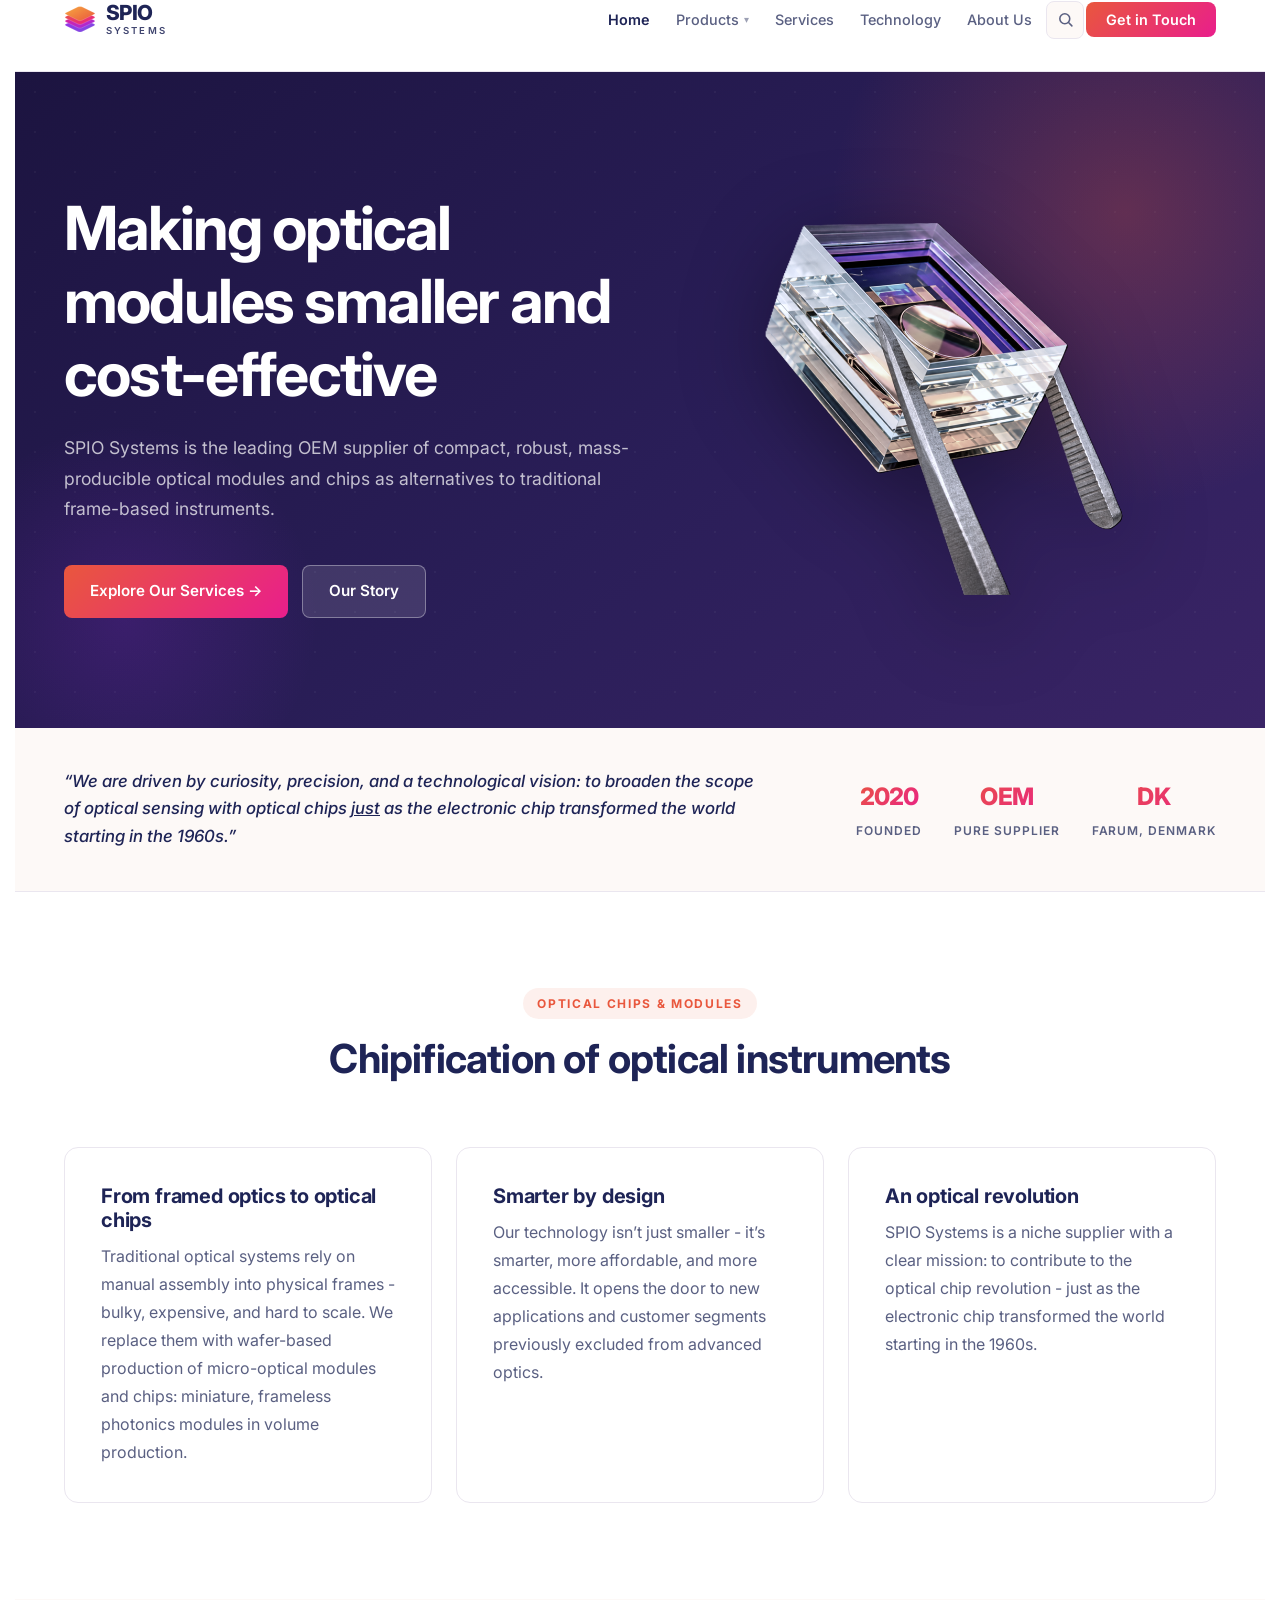
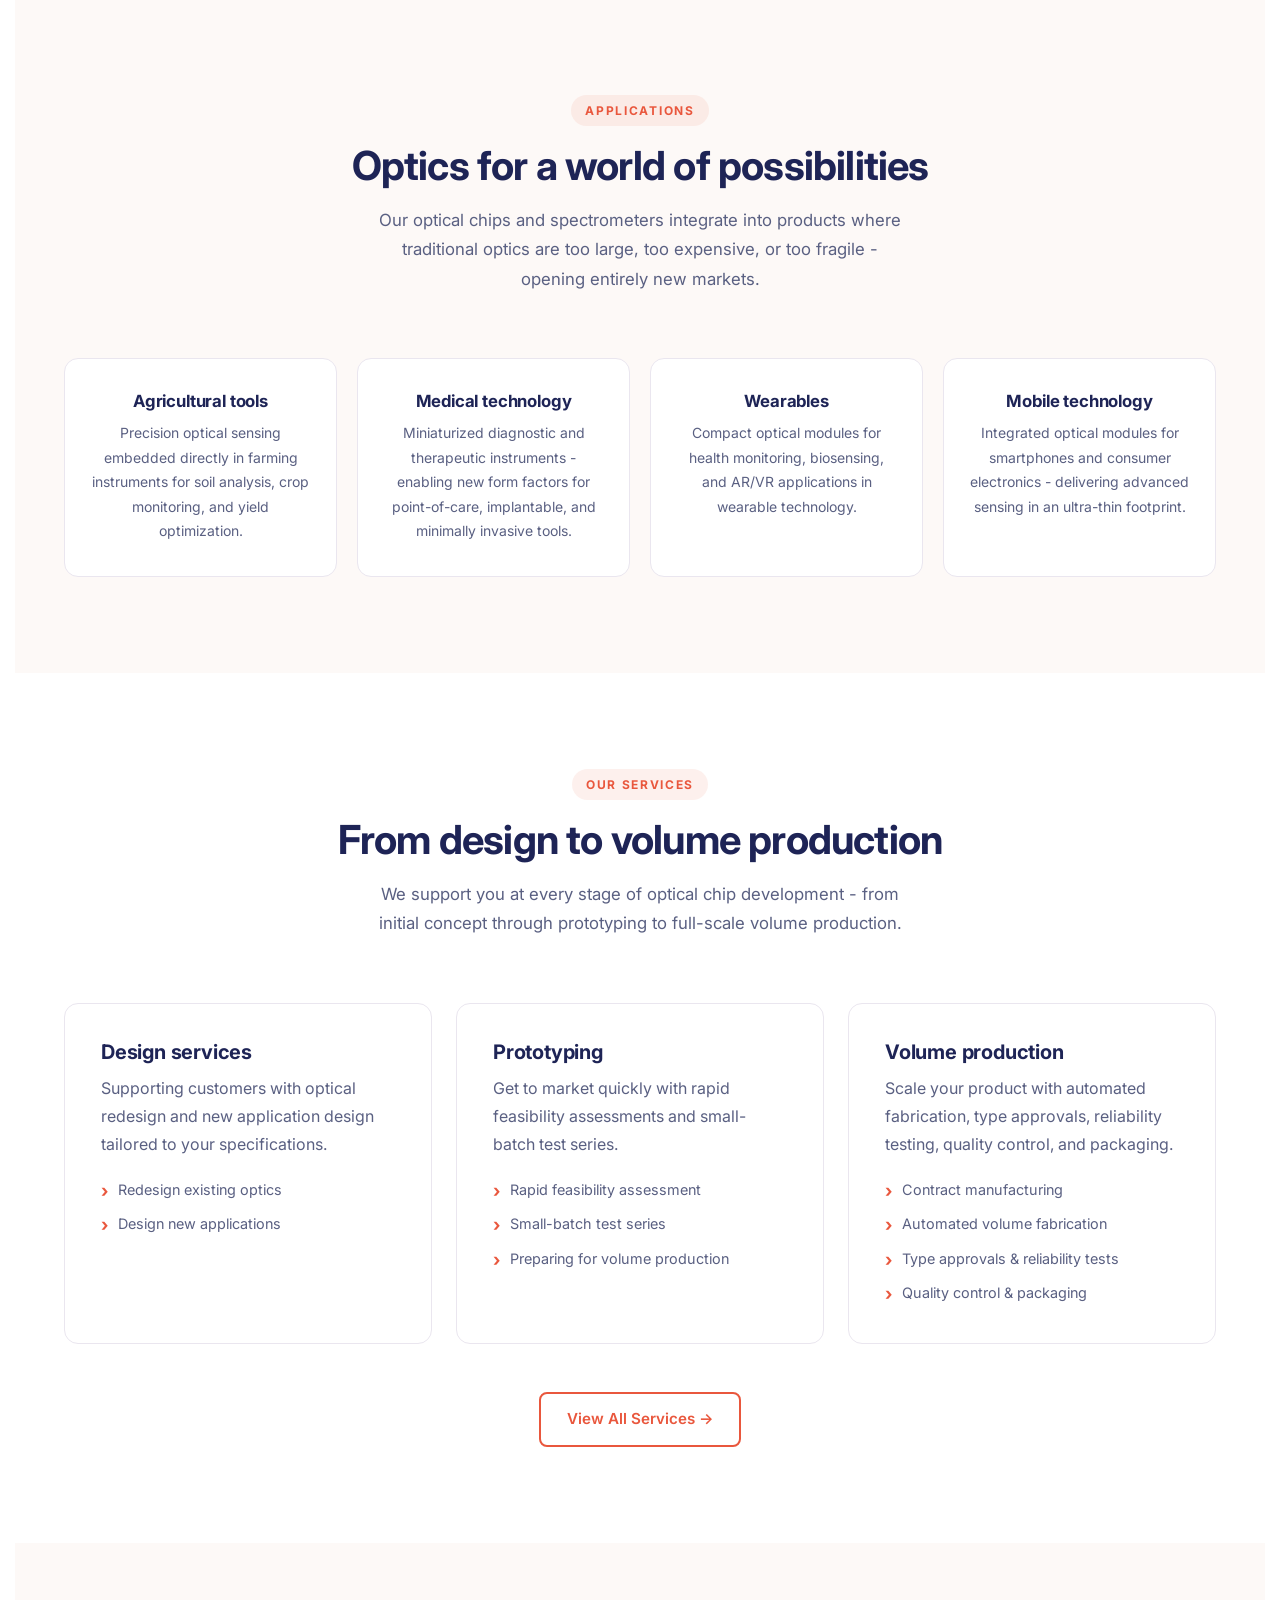
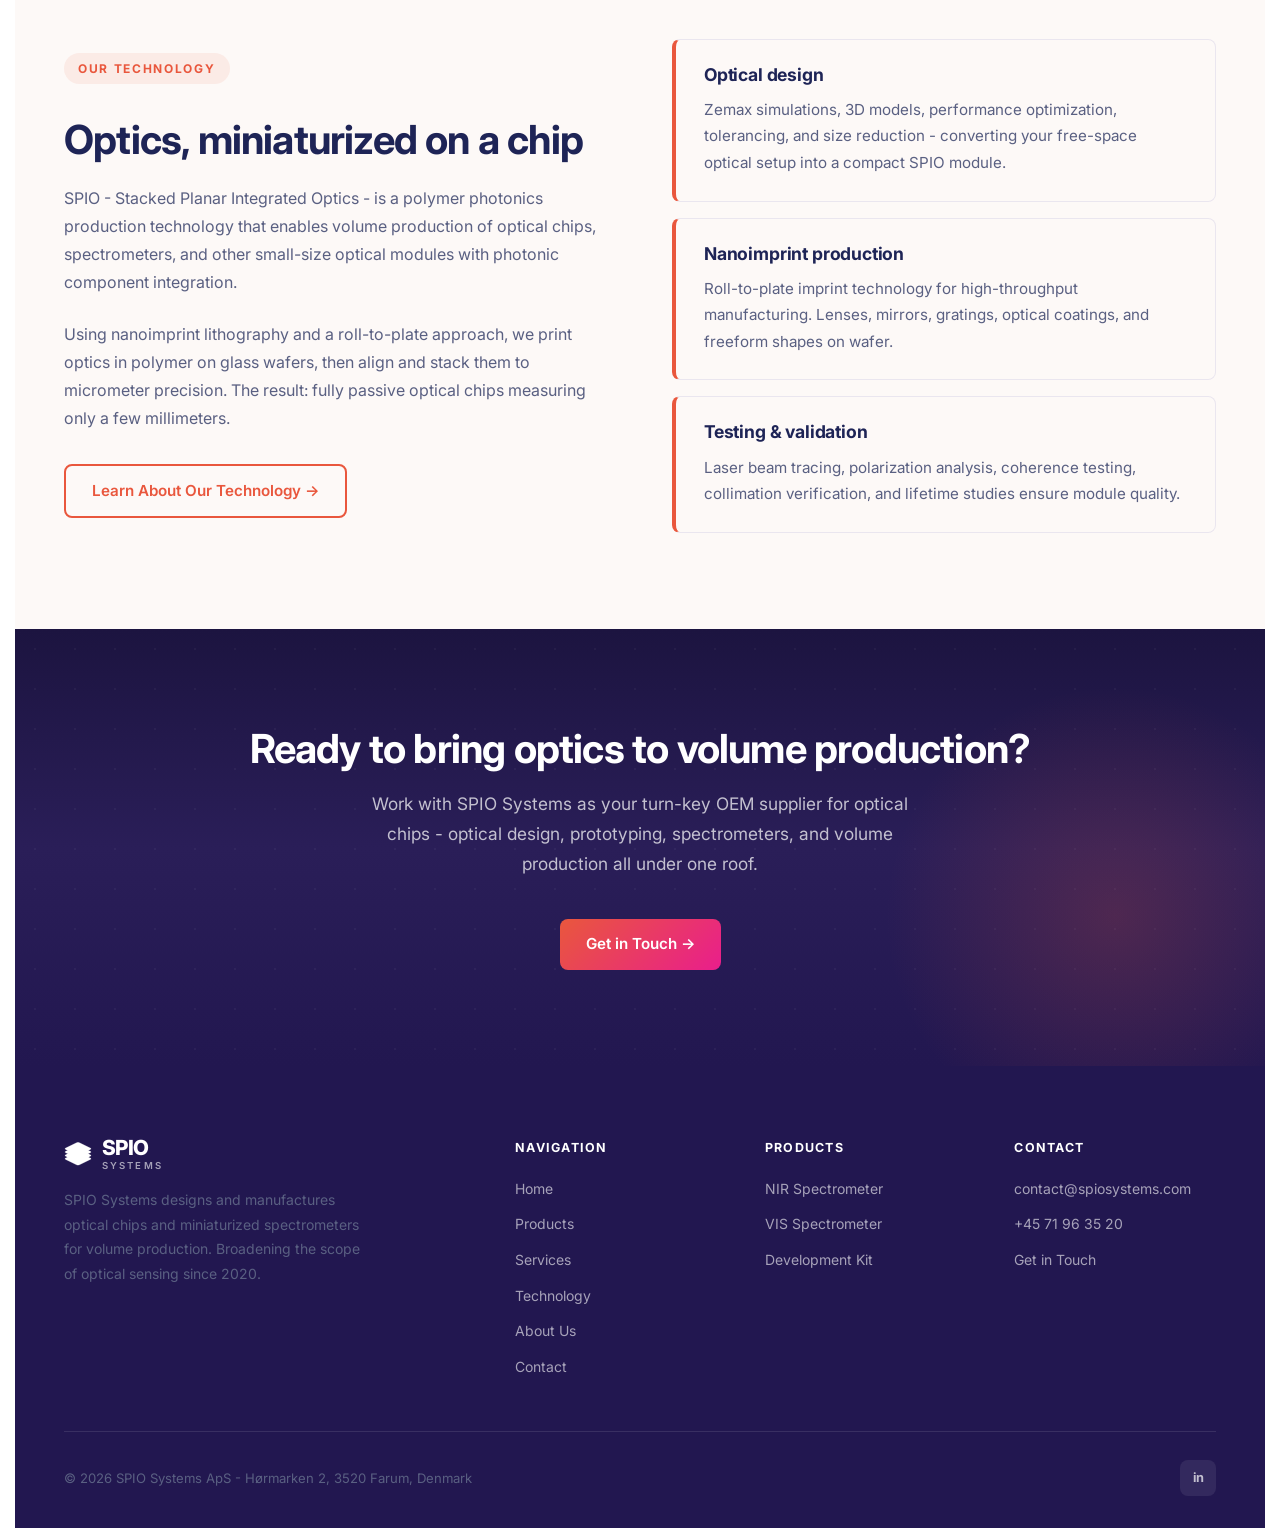
<file: index.html>
<!DOCTYPE html>
<html lang="en">
<head>
  <meta charset="UTF-8">
  <meta name="viewport" content="width=device-width, initial-scale=1.0">
  <title>SPIO Systems - Optical Chips: Chipification of Optics</title>
  <meta name="description" content="SPIO Systems miniaturizes optics and spectrometers into optical chips - the chipification of optical instruments, built for volume production.">
  <meta name="keywords" content="optical chip, chipification, spectrometer, miniaturize optics, volume production">
  <link rel="canonical" href="https://spiosystems.com/">
  <meta property="og:site_name" content="SPIO Systems">
  <meta property="og:type" content="website">
  <meta property="og:title" content="SPIO Systems - Optical Chips: Chipification of Optics">
  <meta property="og:description" content="SPIO Systems miniaturizes optics and spectrometers into optical chips - the chipification of optical instruments, built for volume production.">
  <meta property="og:url" content="https://spiosystems.com/">
  <meta property="og:image" content="https://spiosystems.com/images/og-image.png">
  <meta property="og:image:width" content="1200">
  <meta property="og:image:height" content="630">
  <meta name="twitter:image" content="https://spiosystems.com/images/og-image.png">
  <meta name="twitter:card" content="summary_large_image">
  <link rel="icon" type="image/svg+xml" href="icon.svg">
  <link rel="preconnect" href="https://fonts.googleapis.com">
  <link rel="preconnect" href="https://fonts.gstatic.com" crossorigin>
  <link href="https://fonts.googleapis.com/css2?family=Inter:wght@400;500;600;700;800&display=swap" rel="stylesheet">
  <link rel="stylesheet" href="styles.css">
  <script type="application/ld+json">
  {
    "@context": "https://schema.org",
    "@type": "Organization",
    "name": "SPIO Systems ApS",
    "url": "https://spiosystems.com/",
    "logo": "https://spiosystems.com/icon.svg",
    "description": "OEM supplier of optical chips and miniaturized spectrometers for volume production.",
    "foundingDate": "2020",
    "email": "contact@spiosystems.com",
    "telephone": "+4571963520",
    "address": {"@type":"PostalAddress","streetAddress":"Hørmarken 2","postalCode":"3520","addressLocality":"Farum","addressCountry":"DK"},
    "sameAs": ["https://www.linkedin.com/company/spio-systems"]
  }
  </script>
</head>
<body>

  <nav>
    <div class="container">
      <div class="nav-inner">
        <a href="index.html" class="nav-logo">
          <img src="icon.svg" alt="" class="logo-icon">
          <div class="logo-wordmark">
            <span class="logo-spio">SPIO</span>
            <span class="logo-systems">SYSTEMS</span>
          </div>
        </a>
        <ul class="nav-links" id="nav-links">
          <li><a href="index.html" class="active">Home</a></li>
          <li class="nav-dropdown">
            <a href="products.html" class="nav-dropdown-toggle">Products <span class="nav-caret">&#9662;</span></a>
            <div class="nav-dropdown-menu">
              <a href="products.html" class="menu-head">All Products</a>
              <a href="product-nir-spectrometer.html">NIR Spectrometer</a>
              <a href="product-vis-spectrometer.html">VIS Spectrometer</a>
              <a href="product-development-kit.html">Spectrometer Development Kit</a>
            </div>
          </li>
          <li><a href="services.html">Services</a></li>
          <li><a href="technology.html">Technology</a></li>
          <li><a href="about.html">About Us</a></li>
          <li>
            <button class="nav-search-btn" id="nav-search-btn" aria-label="Search" title="Search (press /)">
              <svg viewBox="0 0 24 24" fill="none" stroke="currentColor" stroke-width="2.2" stroke-linecap="round" stroke-linejoin="round"><circle cx="11" cy="11" r="7"></circle><line x1="21" y1="21" x2="16.65" y2="16.65"></line></svg>
            </button>
          </li>
          <li><a href="contact.html" class="nav-cta">Get in Touch</a></li>
        </ul>
        <button class="nav-toggle" id="nav-toggle" aria-label="Toggle menu">
          <span></span><span></span><span></span>
        </button>
      </div>
    </div>
  </nav>

  <!-- HERO -->
  <section class="hero">
    <div class="hero-glow"></div>
    <div class="hero-glow-2"></div>
    <div class="container">
      <div class="hero-grid">
        <div class="hero-content">
          <h1>Making optical modules smaller and cost-effective</h1>
          <p>SPIO Systems is the leading OEM supplier of compact, robust, mass-producible optical modules and chips as alternatives to traditional frame-based instruments.</p>
          <div class="hero-actions">
            <a href="services.html" class="btn btn-primary">Explore Our Services &rarr;</a>
            <a href="about.html" class="btn btn-ghost">Our Story</a>
          </div>
        </div>
        <div class="hero-visual">
          <img src="images/chip-tweezers.png" width="1000" height="724" alt="SPIO optical chip - a miniaturized spectrometer module held with tweezers">
        </div>
      </div>
    </div>
  </section>

  <!-- MISSION STRIP -->
  <section style="background:var(--bg); border-bottom:1px solid var(--border); padding:40px 0;">
    <div class="container">
      <div class="mission-strip">
        <div>
          <p style="font-size:1.05rem; font-style:italic; color:var(--text); font-weight:500; line-height:1.65; max-width:700px;">
            &ldquo;We are driven by curiosity, precision, and a technological vision: to broaden the scope of optical sensing with optical chips <u>just</u> as the electronic chip transformed the world starting in the 1960s.&rdquo;
          </p>
        </div>
        <div class="mission-stats">
          <div style="text-align:center;">
            <div style="font-size:1.5rem; font-weight:800; background:var(--brand-grad); -webkit-background-clip:text; -webkit-text-fill-color:transparent; background-clip:text; letter-spacing:-0.03em;">2020</div>
            <div style="font-size:0.75rem; color:var(--text-muted); font-weight:600; text-transform:uppercase; letter-spacing:0.08em; margin-top:4px;">Founded</div>
          </div>
          <div style="text-align:center;">
            <div style="font-size:1.5rem; font-weight:800; background:var(--brand-grad); -webkit-background-clip:text; -webkit-text-fill-color:transparent; background-clip:text; letter-spacing:-0.03em;">OEM</div>
            <div style="font-size:0.75rem; color:var(--text-muted); font-weight:600; text-transform:uppercase; letter-spacing:0.08em; margin-top:4px;">Pure Supplier</div>
          </div>
          <div style="text-align:center;">
            <div style="font-size:1.5rem; font-weight:800; background:var(--brand-grad); -webkit-background-clip:text; -webkit-text-fill-color:transparent; background-clip:text; letter-spacing:-0.03em;">DK</div>
            <div style="font-size:0.75rem; color:var(--text-muted); font-weight:600; text-transform:uppercase; letter-spacing:0.08em; margin-top:4px;">Farum, Denmark</div>
          </div>
        </div>
      </div>
    </div>
  </section>

  <!-- THE OPTICAL CHIP -->
  <section class="section">
    <div class="container">
      <div class="section-header">
        <span class="eyebrow">Optical Chips &amp; Modules</span>
        <h2>Chipification of optical instruments</h2>
      </div>
      <div class="grid-3">
        <div class="card">
          <h3>From framed optics to optical chips</h3>
          <p>Traditional optical systems rely on manual assembly into physical frames - bulky, expensive, and hard to scale. We replace them with wafer-based production of micro-optical modules and chips: miniature, frameless photonics modules in volume production.</p>
        </div>
        <div class="card">
          <h3>Smarter by design</h3>
          <p>Our technology isn&rsquo;t just smaller - it&rsquo;s smarter, more affordable, and more accessible. It opens the door to new applications and customer segments previously excluded from advanced optics.</p>
        </div>
        <div class="card">
          <h3>An optical revolution</h3>
          <p>SPIO Systems is a niche supplier with a clear mission: to contribute to the optical chip revolution - just as the electronic chip transformed the world starting in the 1960s.</p>
        </div>
      </div>
    </div>
  </section>

  <!-- APPLICATIONS -->
  <section class="section section-alt">
    <div class="container">
      <div class="section-header">
        <span class="eyebrow">Applications</span>
        <h2>Optics for a world of possibilities</h2>
        <p>Our optical chips and spectrometers integrate into products where traditional optics are too large, too expensive, or too fragile - opening entirely new markets.</p>
      </div>
      <div class="grid-4">
        <div class="card" style="text-align:center; padding:32px 24px;">
          <h3 style="font-size:1.05rem; margin-bottom:10px;">Agricultural tools</h3>
          <p style="font-size:0.875rem;">Precision optical sensing embedded directly in farming instruments for soil analysis, crop monitoring, and yield optimization.</p>
        </div>
        <div class="card" style="text-align:center; padding:32px 24px;">
          <h3 style="font-size:1.05rem; margin-bottom:10px;">Medical technology</h3>
          <p style="font-size:0.875rem;">Miniaturized diagnostic and therapeutic instruments - enabling new form factors for point-of-care, implantable, and minimally invasive tools.</p>
        </div>
        <div class="card" style="text-align:center; padding:32px 24px;">
          <h3 style="font-size:1.05rem; margin-bottom:10px;">Wearables</h3>
          <p style="font-size:0.875rem;">Compact optical modules for health monitoring, biosensing, and AR/VR applications in wearable technology.</p>
        </div>
        <div class="card" style="text-align:center; padding:32px 24px;">
          <h3 style="font-size:1.05rem; margin-bottom:10px;">Mobile technology</h3>
          <p style="font-size:0.875rem;">Integrated optical modules for smartphones and consumer electronics - delivering advanced sensing in an ultra-thin footprint.</p>
        </div>
      </div>
    </div>
  </section>

  <!-- SERVICES PREVIEW -->
  <section class="section">
    <div class="container">
      <div class="section-header">
        <span class="eyebrow">Our Services</span>
        <h2>From design to volume production</h2>
        <p>We support you at every stage of optical chip development - from initial concept through prototyping to full-scale volume production.</p>
      </div>
      <div class="grid-3">
        <div class="card">
          <h3>Design services</h3>
          <p>Supporting customers with optical redesign and new application design tailored to your specifications.</p>
          <ul>
            <li>Redesign existing optics</li>
            <li>Design new applications</li>
          </ul>
        </div>
        <div class="card">
          <h3>Prototyping</h3>
          <p>Get to market quickly with rapid feasibility assessments and small-batch test series.</p>
          <ul>
            <li>Rapid feasibility assessment</li>
            <li>Small-batch test series</li>
            <li>Preparing for volume production</li>
          </ul>
        </div>
        <div class="card">
          <h3>Volume production</h3>
          <p>Scale your product with automated fabrication, type approvals, reliability testing, quality control, and packaging.</p>
          <ul>
            <li>Contract manufacturing</li>
            <li>Automated volume fabrication</li>
            <li>Type approvals &amp; reliability tests</li>
            <li>Quality control &amp; packaging</li>
          </ul>
        </div>
      </div>
      <div style="text-align:center; margin-top:48px;">
        <a href="services.html" class="btn btn-outline">View All Services &rarr;</a>
      </div>
    </div>
  </section>

  <!-- TECHNOLOGY HIGHLIGHT -->
  <section class="section section-alt">
    <div class="container">
      <div class="two-col" style="align-items:center; gap:64px;">
        <div>
          <span class="eyebrow">Our Technology</span>
          <h2 style="margin-top:16px; margin-bottom:20px;">Optics, miniaturized on a chip</h2>
          <p style="margin-bottom:24px;">SPIO - Stacked Planar Integrated Optics - is a polymer photonics production technology that enables volume production of optical chips, spectrometers, and other small-size optical modules with photonic component integration.</p>
          <p style="margin-bottom:32px;">Using nanoimprint lithography and a roll-to-plate approach, we print optics in polymer on glass wafers, then align and stack them to micrometer precision. The result: fully passive optical chips measuring only a few millimeters.</p>
          <a href="technology.html" class="btn btn-outline">Learn About Our Technology &rarr;</a>
        </div>
        <div style="display:flex; flex-direction:column; gap:16px;">
          <div class="info-box">
            <h3>Optical design</h3>
            <p>Zemax simulations, 3D models, performance optimization, tolerancing, and size reduction - converting your free-space optical setup into a compact SPIO module.</p>
          </div>
          <div class="info-box">
            <h3>Nanoimprint production</h3>
            <p>Roll-to-plate imprint technology for high-throughput manufacturing. Lenses, mirrors, gratings, optical coatings, and freeform shapes on wafer.</p>
          </div>
          <div class="info-box">
            <h3>Testing &amp; validation</h3>
            <p>Laser beam tracing, polarization analysis, coherence testing, collimation verification, and lifetime studies ensure module quality.</p>
          </div>
        </div>
      </div>
    </div>
  </section>

  <!-- CTA -->
  <section class="cta-section">
    <div class="container">
      <div class="cta-inner">
        <h2>Ready to bring optics to volume production?</h2>
        <p>Work with SPIO Systems as your turn-key OEM supplier for optical chips - optical design, prototyping, spectrometers, and volume production all under one roof.</p>
        <a href="contact.html" class="btn btn-primary">Get in Touch &rarr;</a>
      </div>
    </div>
  </section>

  <!-- FOOTER -->
  <footer>
    <div class="container">
      <div class="footer-grid">
        <div class="footer-brand-col">
          <a href="index.html" class="footer-logo">
            <img src="icon.svg" alt="" style="width:28px;height:auto;filter:brightness(0) invert(1);">
            <div class="logo-wordmark">
              <span class="logo-spio">SPIO</span>
              <span class="logo-systems">SYSTEMS</span>
            </div>
          </a>
          <p>SPIO Systems designs and manufactures optical chips and miniaturized spectrometers for volume production. Broadening the scope of optical sensing since 2020.</p>
        </div>
        <div class="footer-col">
          <h5>Navigation</h5>
          <ul>
            <li><a href="index.html">Home</a></li>
            <li><a href="products.html">Products</a></li>
            <li><a href="services.html">Services</a></li>
            <li><a href="technology.html">Technology</a></li>
            <li><a href="about.html">About Us</a></li>
            <li><a href="contact.html">Contact</a></li>
          </ul>
        </div>
        <div class="footer-col">
          <h5>Products</h5>
          <ul>
            <li><a href="product-nir-spectrometer.html">NIR Spectrometer</a></li>
            <li><a href="product-vis-spectrometer.html">VIS Spectrometer</a></li>
            <li><a href="product-development-kit.html">Development Kit</a></li>
          </ul>
        </div>
        <div class="footer-col">
          <h5>Contact</h5>
          <ul>
            <li><a href="mailto:contact@spiosystems.com">contact@spiosystems.com</a></li>
            <li><a href="tel:+4571963520">+45 71 96 35 20</a></li>
            <li><a href="contact.html">Get in Touch</a></li>
          </ul>
        </div>
      </div>
      <div class="footer-bottom">
        <p>&copy; 2026 SPIO Systems ApS - H&oslash;rmarken 2, 3520 Farum, Denmark</p>
        <div class="social-links">
          <a href="https://www.linkedin.com/company/spio-systems" target="_blank" rel="noopener" class="social-link" aria-label="LinkedIn">in</a>
        </div>
      </div>
    </div>
  </footer>

  <script>
    const toggle = document.getElementById('nav-toggle');
    const links = document.getElementById('nav-links');
    toggle.addEventListener('click', () => links.classList.toggle('open'));
  </script>
  <script src="search.js"></script>
</body>
</html>
</file>
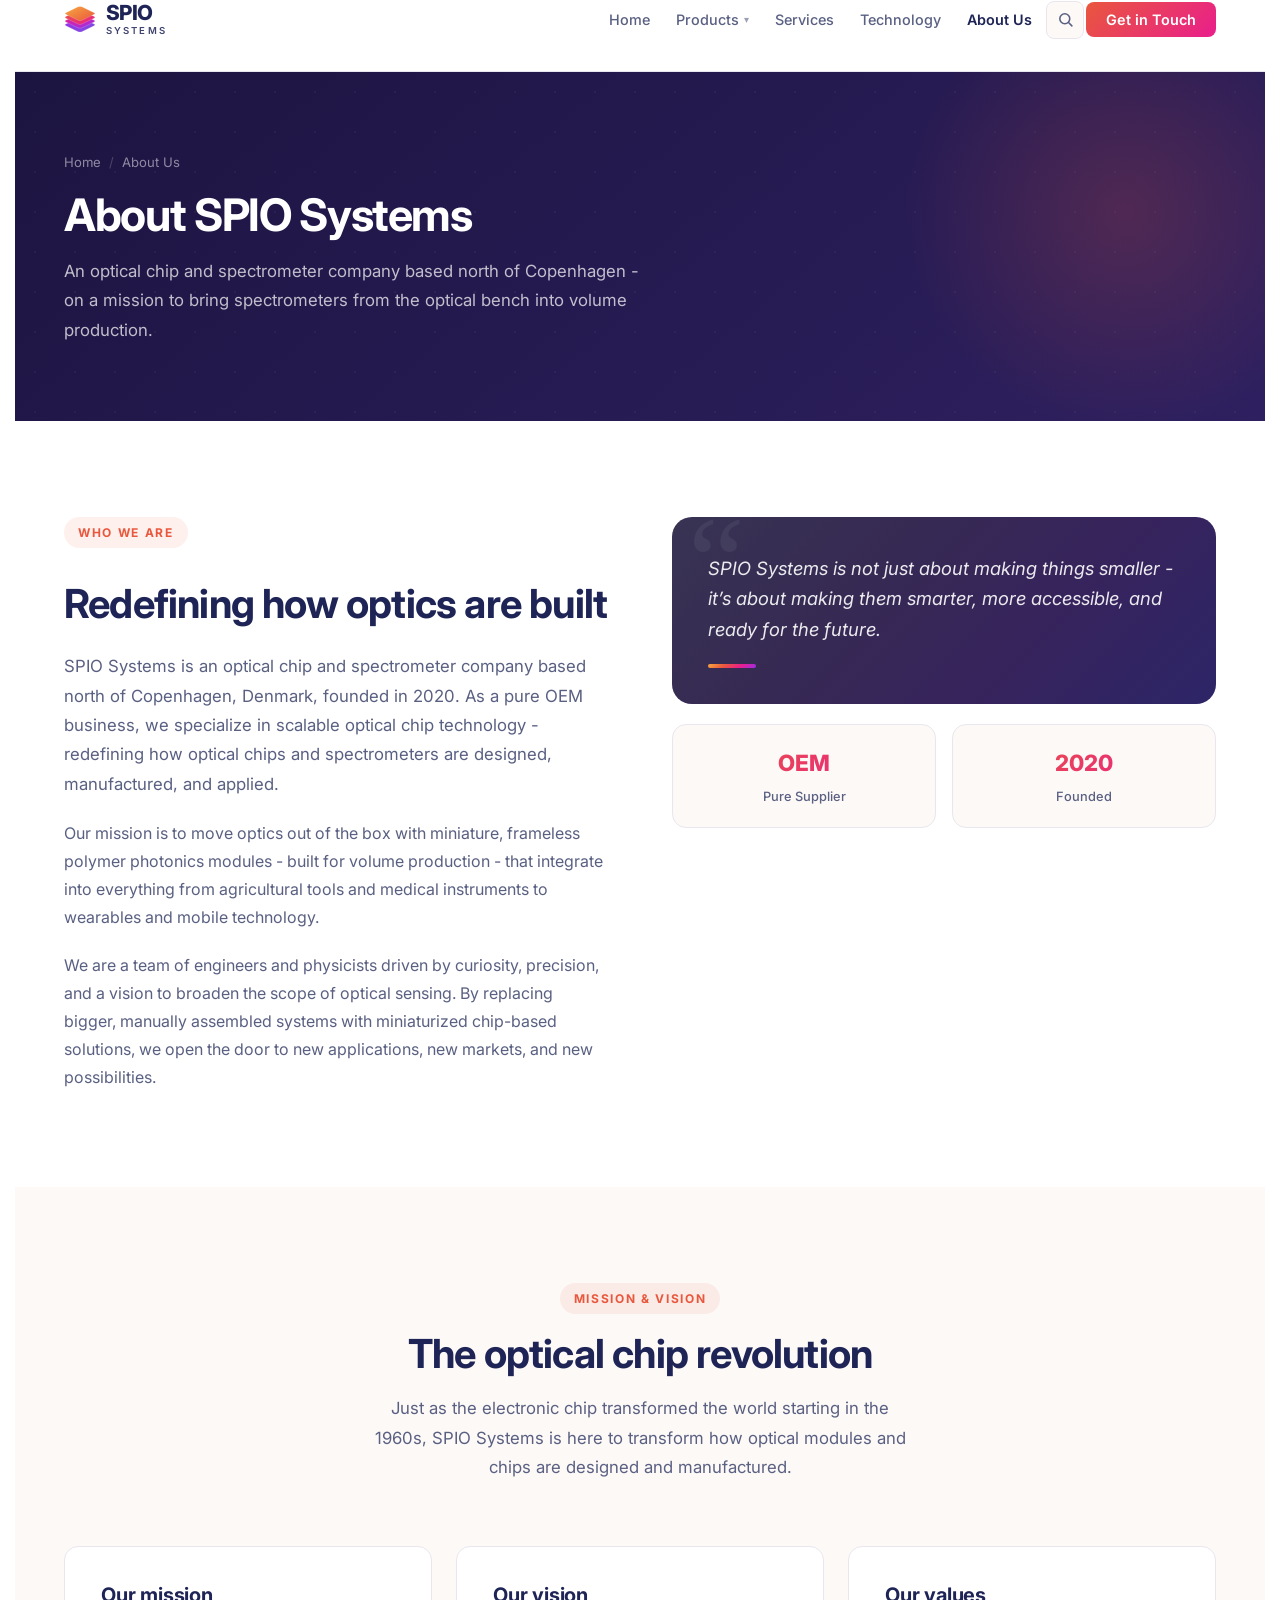
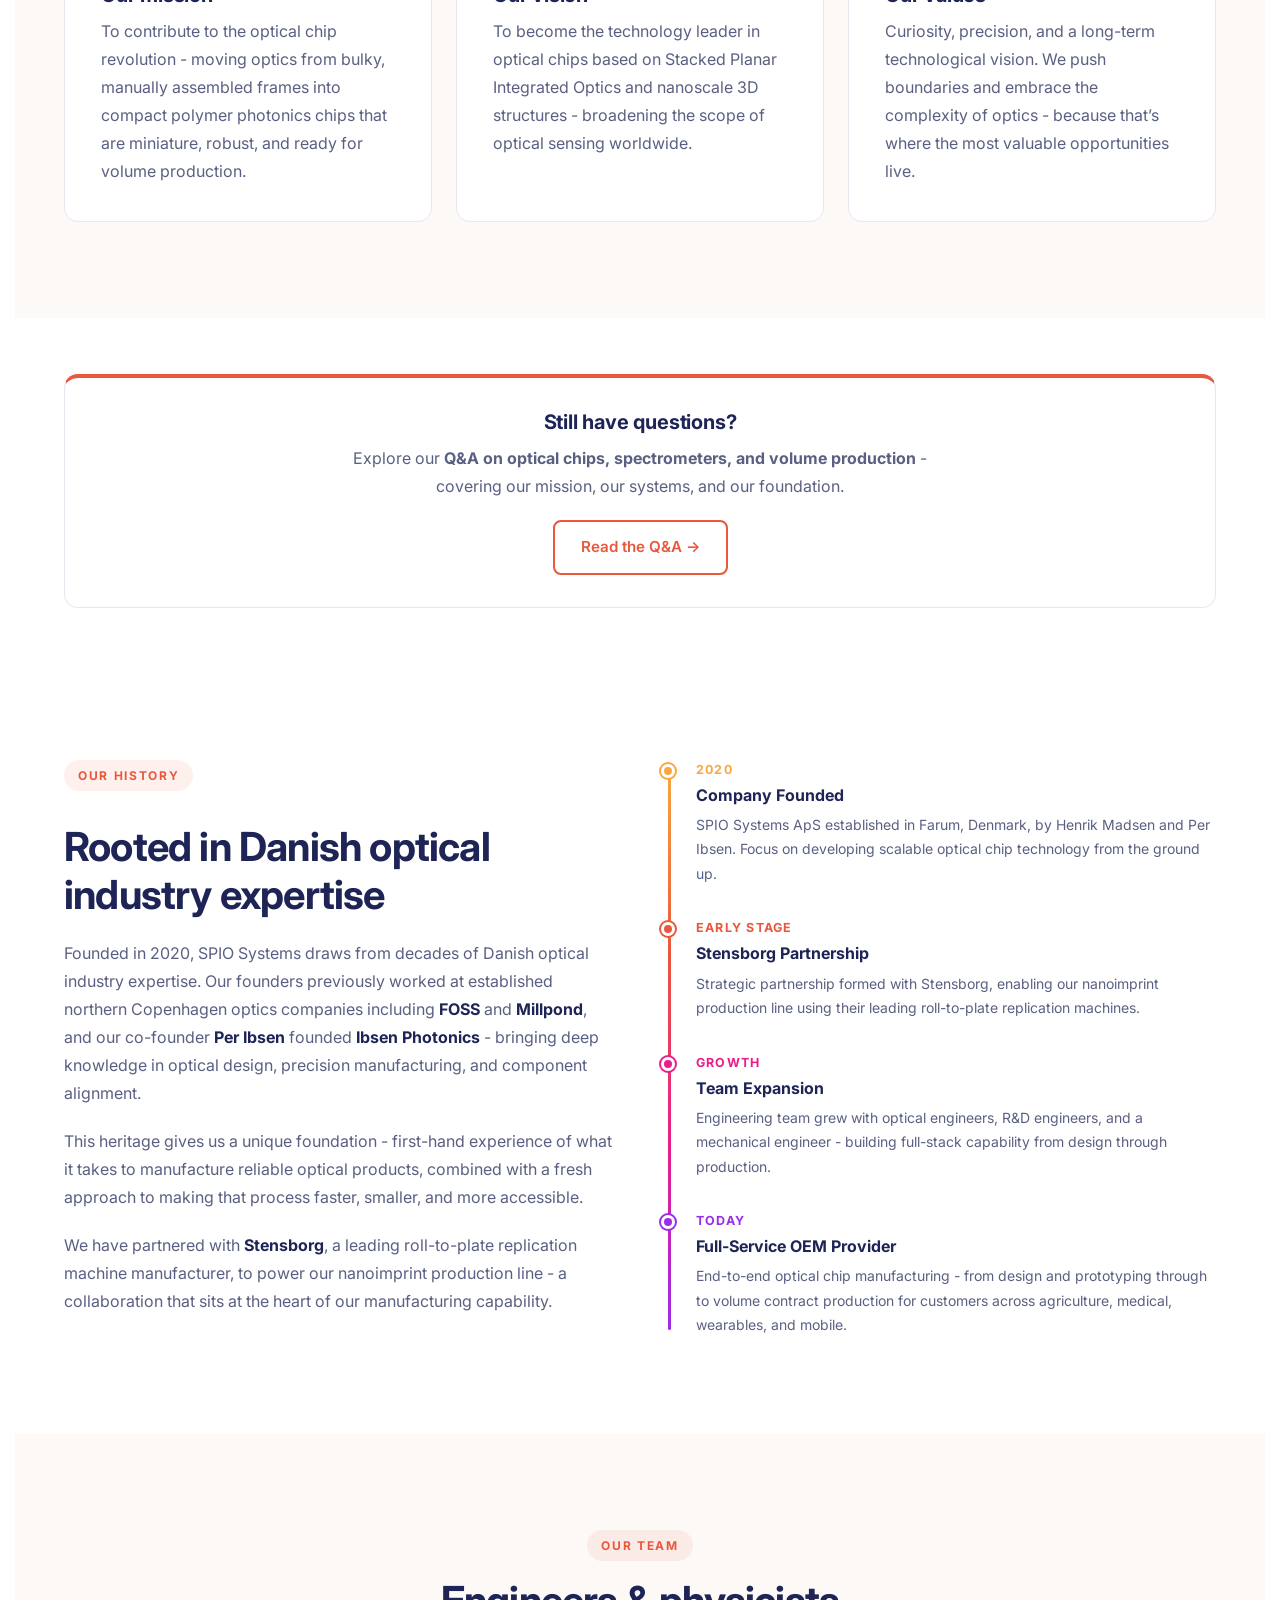
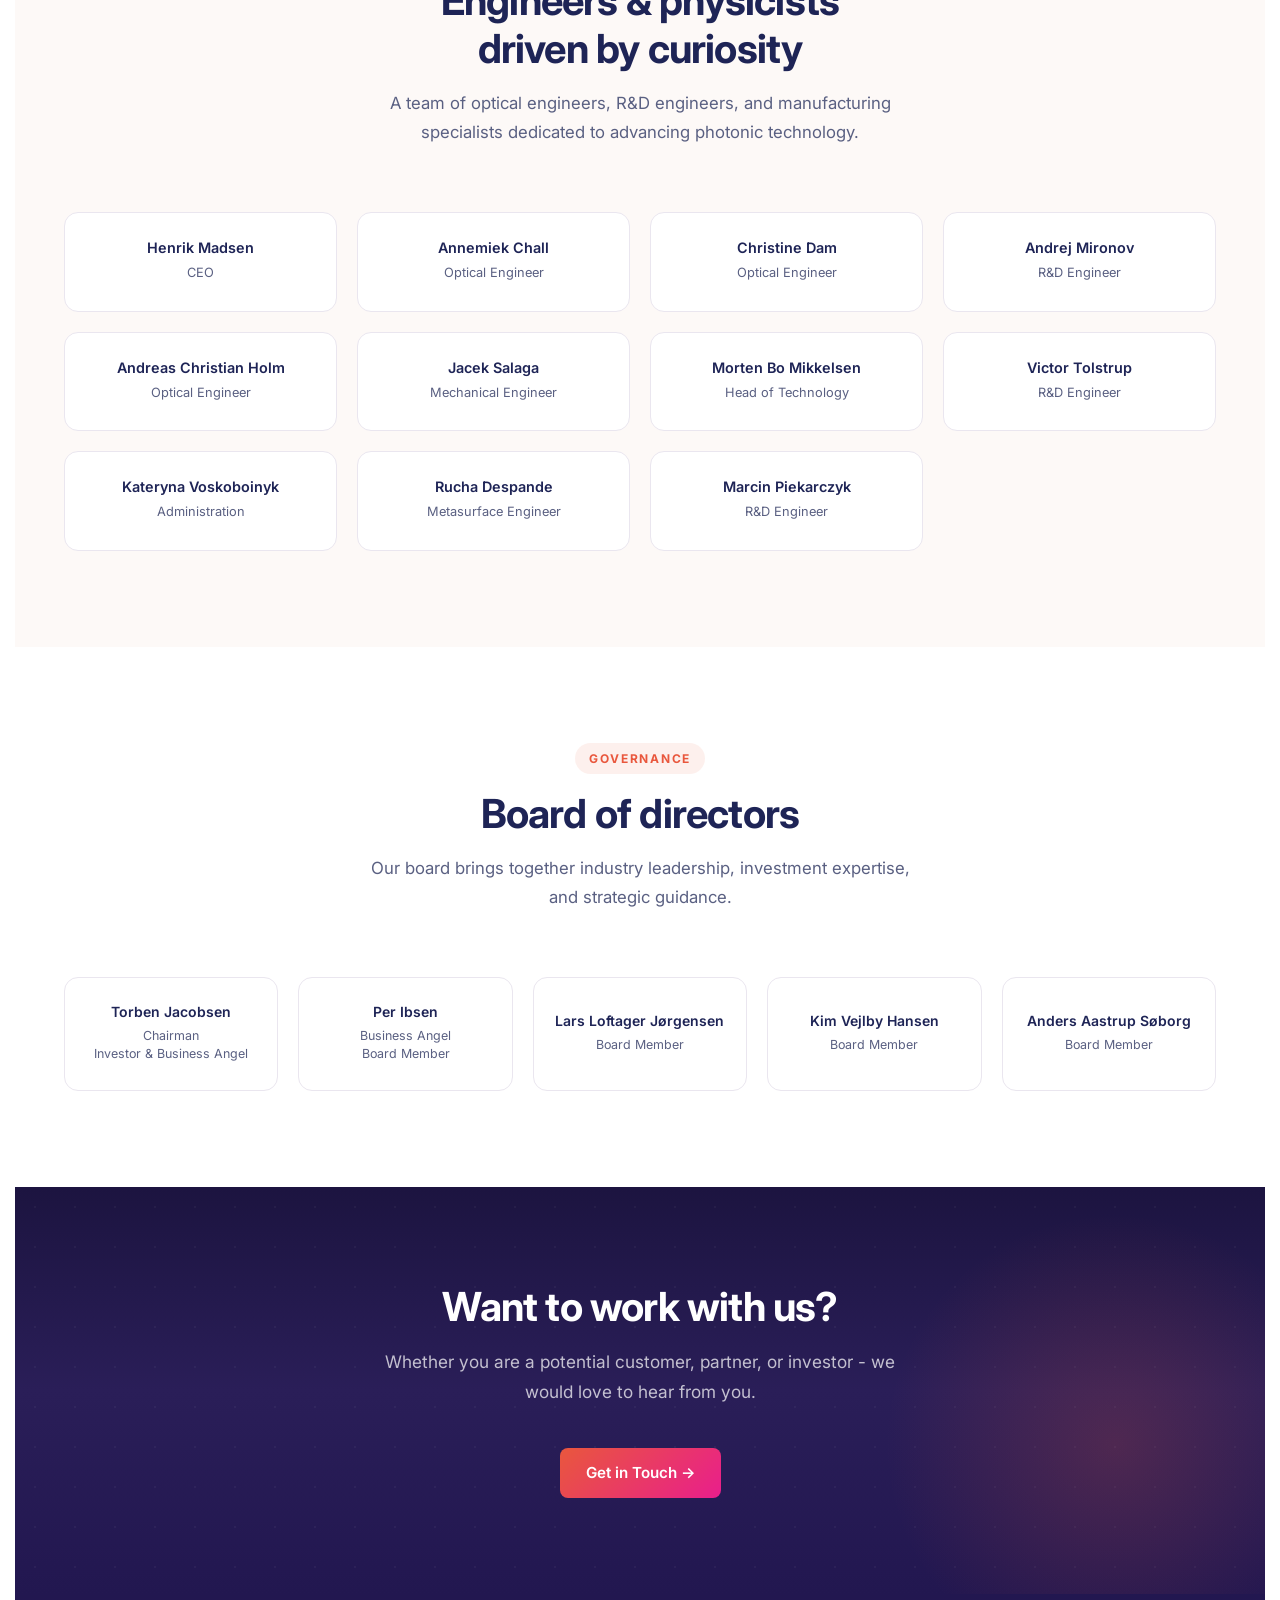
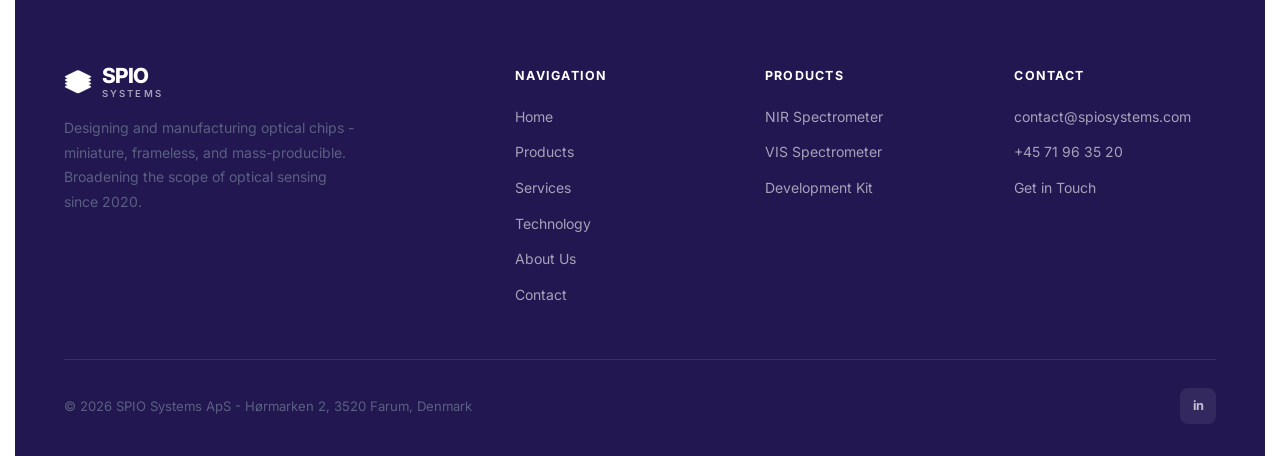
<file: about.html>
<!DOCTYPE html>
<html lang="en">
<head>
  <meta charset="UTF-8">
  <meta name="viewport" content="width=device-width, initial-scale=1.0">
  <title>About SPIO Systems - Optical Chip &amp; Spectrometer Company</title>
  <meta name="description" content="SPIO Systems, founded in 2020 north of Copenhagen, drives the chipification of optics - miniaturized spectrometers and optical chips for volume production.">
  <meta name="keywords" content="chip, chipification, spectrometer, miniaturize, optics, volume production, SPIO Systems, Denmark">
  <link rel="canonical" href="https://spiosystems.com/about.html">
  <meta property="og:site_name" content="SPIO Systems">
  <meta property="og:type" content="website">
  <meta property="og:title" content="About SPIO Systems - Optical Chip &amp; Spectrometer Company">
  <meta property="og:description" content="SPIO Systems, founded in 2020 north of Copenhagen, drives the chipification of optics - miniaturized spectrometers and optical chips for volume production.">
  <meta property="og:url" content="https://spiosystems.com/about.html">
  <meta property="og:image" content="https://spiosystems.com/images/og-image.png">
  <meta property="og:image:width" content="1200">
  <meta property="og:image:height" content="630">
  <meta name="twitter:image" content="https://spiosystems.com/images/og-image.png">
  <meta name="twitter:card" content="summary_large_image">
  <link rel="icon" type="image/svg+xml" href="icon.svg">
  <link rel="preconnect" href="https://fonts.googleapis.com">
  <link rel="preconnect" href="https://fonts.gstatic.com" crossorigin>
  <link href="https://fonts.googleapis.com/css2?family=Inter:wght@400;500;600;700;800&display=swap" rel="stylesheet">
  <link rel="stylesheet" href="styles.css">
  <style>
    .avatar-hm  { background: linear-gradient(135deg, #1e40af, #3b82f6); }
    .avatar-pi  { background: linear-gradient(135deg, #065f46, #10b981); }
    .avatar-ac  { background: linear-gradient(135deg, #7c3aed, #a78bfa); }
    .avatar-cd  { background: linear-gradient(135deg, #be185d, #f472b6); }
    .avatar-ep  { background: linear-gradient(135deg, #92400e, #f59e0b); }
    .avatar-ah  { background: linear-gradient(135deg, #0e7490, #22d3ee); }
    .avatar-js  { background: linear-gradient(135deg, #374151, #6b7280); }
    .avatar-mb  { background: linear-gradient(135deg, #E9573D, #E91E8C); }
    .avatar-ll  { background: linear-gradient(135deg, #064e3b, #34d399); }
    .avatar-jst { background: linear-gradient(135deg, #4c1d95, #8b5cf6); }
    .avatar-tj  { background: linear-gradient(135deg, #7f1d1d, #ef4444); }
  </style>
  <script type="application/ld+json">
  {"@context":"https://schema.org","@type":"BreadcrumbList","itemListElement":[{"@type":"ListItem","position":1,"name":"Home","item":"https://spiosystems.com/"},{"@type":"ListItem","position":2,"name":"About Us","item":"https://spiosystems.com/about.html"}]}
  </script>
</head>
<body>

  <nav>
    <div class="container">
      <div class="nav-inner">
        <a href="index.html" class="nav-logo">
          <img src="icon.svg" alt="" class="logo-icon">
          <div class="logo-wordmark">
            <span class="logo-spio">SPIO</span>
            <span class="logo-systems">SYSTEMS</span>
          </div>
        </a>
        <ul class="nav-links" id="nav-links">
          <li><a href="index.html">Home</a></li>
          <li class="nav-dropdown">
            <a href="products.html" class="nav-dropdown-toggle">Products <span class="nav-caret">&#9662;</span></a>
            <div class="nav-dropdown-menu">
              <a href="products.html" class="menu-head">All Products</a>
              <a href="product-nir-spectrometer.html">NIR Spectrometer</a>
              <a href="product-vis-spectrometer.html">VIS Spectrometer</a>
              <a href="product-development-kit.html">Spectrometer Development Kit</a>
            </div>
          </li>
          <li><a href="services.html">Services</a></li>
          <li><a href="technology.html">Technology</a></li>
          <li><a href="about.html" class="active">About Us</a></li>
          <li>
            <button class="nav-search-btn" id="nav-search-btn" aria-label="Search" title="Search (press /)">
              <svg viewBox="0 0 24 24" fill="none" stroke="currentColor" stroke-width="2.2" stroke-linecap="round" stroke-linejoin="round"><circle cx="11" cy="11" r="7"></circle><line x1="21" y1="21" x2="16.65" y2="16.65"></line></svg>
            </button>
          </li>
          <li><a href="contact.html" class="nav-cta">Get in Touch</a></li>
        </ul>
        <button class="nav-toggle" id="nav-toggle" aria-label="Toggle menu">
          <span></span><span></span><span></span>
        </button>
      </div>
    </div>
  </nav>

  <!-- PAGE HERO -->
  <section class="page-hero">
    <div class="container">
      <div class="page-hero-content">
        <div class="breadcrumb">
          <a href="index.html">Home</a>
          <span class="breadcrumb-sep">/</span>
          <span>About Us</span>
        </div>
        <h1>About SPIO Systems</h1>
        <p>An optical chip and spectrometer company based north of Copenhagen - on a mission to bring spectrometers from the optical bench into volume production.</p>
      </div>
    </div>
  </section>

  <!-- WHO WE ARE -->
  <section class="section">
    <div class="container">
      <div class="two-col" style="gap:64px; align-items:start;">
        <div>
          <span class="eyebrow">Who We Are</span>
          <h2 style="margin-top:16px; margin-bottom:24px;">Redefining how optics are built</h2>
          <p style="font-size:1.05rem; margin-bottom:20px;">SPIO Systems is an optical chip and spectrometer company based north of Copenhagen, Denmark, founded in 2020. As a pure OEM business, we specialize in scalable optical chip technology - redefining how optical chips and spectrometers are designed, manufactured, and applied.</p>
          <p style="margin-bottom:20px;">Our mission is to move optics out of the box with miniature, frameless polymer photonics modules - built for volume production - that integrate into everything from agricultural tools and medical instruments to wearables and mobile technology.</p>
          <p>We are a team of engineers and physicists driven by curiosity, precision, and a vision to broaden the scope of optical sensing. By replacing bigger, manually assembled systems with miniaturized chip-based solutions, we open the door to new applications, new markets, and new possibilities.</p>
        </div>
        <div>
          <!-- Pull quote using brand colors -->
          <div style="background:var(--primary); color:white; border-radius:var(--radius-lg); padding:36px; position:relative; overflow:hidden;">
            <div style="position:absolute; inset:0; background:var(--brand-grad-full); opacity:0.12;"></div>
            <div style="position:absolute; top:-20px; left:16px; font-size:8rem; color:rgba(255,255,255,0.06); font-family:Georgia,serif; line-height:1;">&ldquo;</div>
            <p style="font-size:1.15rem; font-style:italic; color:rgba(255,255,255,0.9); line-height:1.65; position:relative; z-index:1; margin-bottom:20px;">SPIO Systems is not just about making things smaller - it&rsquo;s about making them smarter, more accessible, and ready for the future.</p>
            <div style="height:4px; width:48px; background:var(--brand-grad-full); border-radius:2px; position:relative; z-index:1;"></div>
          </div>
          <div style="margin-top:20px; display:grid; grid-template-columns:1fr 1fr; gap:16px;">
            <div style="background:var(--bg); border:1px solid var(--border); border-radius:var(--radius); padding:20px; text-align:center;">
              <div style="font-size:1.4rem; font-weight:800; background:var(--brand-grad); -webkit-background-clip:text; -webkit-text-fill-color:transparent; background-clip:text; margin-bottom:6px;">OEM</div>
              <div style="font-size:0.8rem; color:var(--text-muted); font-weight:500;">Pure Supplier</div>
            </div>
            <div style="background:var(--bg); border:1px solid var(--border); border-radius:var(--radius); padding:20px; text-align:center;">
              <div style="font-size:1.4rem; font-weight:800; background:var(--brand-grad); -webkit-background-clip:text; -webkit-text-fill-color:transparent; background-clip:text; margin-bottom:6px;">2020</div>
              <div style="font-size:0.8rem; color:var(--text-muted); font-weight:500;">Founded</div>
            </div>
          </div>
        </div>
      </div>
    </div>
  </section>

  <!-- MISSION & VISION -->
  <section class="section section-alt">
    <div class="container">
      <div class="section-header">
        <span class="eyebrow">Mission &amp; Vision</span>
        <h2>The optical chip revolution</h2>
        <p>Just as the electronic chip transformed the world starting in the 1960s, SPIO Systems is here to transform how optical modules and chips are designed and manufactured.</p>
      </div>
      <div class="grid-3">
        <div class="card">
          <h3>Our mission</h3>
          <p>To contribute to the optical chip revolution - moving optics from bulky, manually assembled frames into compact polymer photonics chips that are miniature, robust, and ready for volume production.</p>
        </div>
        <div class="card">
          <h3>Our vision</h3>
          <p>To become the technology leader in optical chips based on Stacked Planar Integrated Optics and nanoscale 3D structures - broadening the scope of optical sensing worldwide.</p>
        </div>
        <div class="card">
          <h3>Our values</h3>
          <p>Curiosity, precision, and a long-term technological vision. We push boundaries and embrace the complexity of optics - because that&rsquo;s where the most valuable opportunities live.</p>
        </div>
      </div>
    </div>
  </section>

  <!-- Q&A LINK -->
  <div class="container">
    <div class="qa-callout">
      <h3>Still have questions?</h3>
      <p>Explore our <strong>Q&amp;A on optical chips, spectrometers, and volume production</strong> - covering our mission, our systems, and our foundation.</p>
      <a href="qa.html" class="btn btn-outline">Read the Q&amp;A &rarr;</a>
    </div>
  </div>

  <!-- HISTORY -->
  <section class="section">
    <div class="container">
      <div class="two-col" style="gap:56px; align-items:start;">
        <div>
          <span class="eyebrow">Our History</span>
          <h2 style="margin-top:16px; margin-bottom:20px;">Rooted in Danish optical industry expertise</h2>
          <p style="margin-bottom:20px;">Founded in 2020, SPIO Systems draws from decades of Danish optical industry expertise. Our founders previously worked at established northern Copenhagen optics companies including <strong style="color:var(--text);">FOSS</strong> and <strong style="color:var(--text);">Millpond</strong>, and our co-founder <strong style="color:var(--text);">Per Ibsen</strong> founded <strong style="color:var(--text);">Ibsen Photonics</strong> - bringing deep knowledge in optical design, precision manufacturing, and component alignment.</p>
          <p style="margin-bottom:20px;">This heritage gives us a unique foundation - first-hand experience of what it takes to manufacture reliable optical products, combined with a fresh approach to making that process faster, smaller, and more accessible.</p>
          <p>We have partnered with <strong style="color:var(--text);">Stensborg</strong>, a leading roll-to-plate replication machine manufacturer, to power our nanoimprint production line - a collaboration that sits at the heart of our manufacturing capability.</p>
        </div>
        <div>
          <!-- Gradient timeline -->
          <div style="position:relative; padding-left:28px;">
            <div style="position:absolute; left:0; top:8px; bottom:8px; width:3px; background:var(--brand-grad-full); border-radius:2px;"></div>
            <div style="margin-bottom:32px; position:relative;">
              <div style="position:absolute; left:-35px; top:4px; width:14px; height:14px; background:var(--warm-orange); border-radius:50%; border:3px solid white; box-shadow:0 0 0 2px var(--warm-orange);"></div>
              <div style="font-size:0.78rem; font-weight:700; text-transform:uppercase; letter-spacing:0.1em; color:var(--warm-orange); margin-bottom:6px;">2020</div>
              <h4 style="color:var(--text); margin-bottom:8px;">Company Founded</h4>
              <p style="font-size:0.875rem;">SPIO Systems ApS established in Farum, Denmark, by Henrik Madsen and Per Ibsen. Focus on developing scalable optical chip technology from the ground up.</p>
            </div>
            <div style="margin-bottom:32px; position:relative;">
              <div style="position:absolute; left:-35px; top:4px; width:14px; height:14px; background:var(--warm-coral); border-radius:50%; border:3px solid white; box-shadow:0 0 0 2px var(--warm-coral);"></div>
              <div style="font-size:0.78rem; font-weight:700; text-transform:uppercase; letter-spacing:0.1em; color:var(--warm-coral); margin-bottom:6px;">Early Stage</div>
              <h4 style="color:var(--text); margin-bottom:8px;">Stensborg Partnership</h4>
              <p style="font-size:0.875rem;">Strategic partnership formed with Stensborg, enabling our nanoimprint production line using their leading roll-to-plate replication machines.</p>
            </div>
            <div style="margin-bottom:32px; position:relative;">
              <div style="position:absolute; left:-35px; top:4px; width:14px; height:14px; background:var(--warm-magenta); border-radius:50%; border:3px solid white; box-shadow:0 0 0 2px var(--warm-magenta);"></div>
              <div style="font-size:0.78rem; font-weight:700; text-transform:uppercase; letter-spacing:0.1em; color:var(--warm-magenta); margin-bottom:6px;">Growth</div>
              <h4 style="color:var(--text); margin-bottom:8px;">Team Expansion</h4>
              <p style="font-size:0.875rem;">Engineering team grew with optical engineers, R&amp;D engineers, and a mechanical engineer - building full-stack capability from design through production.</p>
            </div>
            <div style="position:relative;">
              <div style="position:absolute; left:-35px; top:4px; width:14px; height:14px; background:var(--warm-purple); border-radius:50%; border:3px solid white; box-shadow:0 0 0 2px var(--warm-purple);"></div>
              <div style="font-size:0.78rem; font-weight:700; text-transform:uppercase; letter-spacing:0.1em; color:var(--warm-purple); margin-bottom:6px;">Today</div>
              <h4 style="color:var(--text); margin-bottom:8px;">Full-Service OEM Provider</h4>
              <p style="font-size:0.875rem;">End-to-end optical chip manufacturing - from design and prototyping through to volume contract production for customers across agriculture, medical, wearables, and mobile.</p>
            </div>
          </div>
        </div>
      </div>
    </div>
  </section>

  <!-- TEAM -->
  <section class="section section-alt">
    <div class="container">
      <div class="section-header">
        <span class="eyebrow">Our Team</span>
        <h2>Engineers &amp; physicists<br>driven by curiosity</h2>
        <p>A team of optical engineers, R&amp;D engineers, and manufacturing specialists dedicated to advancing photonic technology.</p>
      </div>
      <!-- TEAM-SECTION-START -->
      <div class="team-grid">
        <div class="team-card">
          <h4>Henrik Madsen</h4>
          <p>CEO</p>
        </div>
        <div class="team-card">
          <h4>Annemiek Chall</h4>
          <p>Optical Engineer</p>
        </div>
        <div class="team-card">
          <h4>Christine Dam</h4>
          <p>Optical Engineer</p>
        </div>
        <div class="team-card">
          <h4>Andrej Mironov</h4>
          <p>R&amp;D Engineer</p>
        </div>
        <div class="team-card">
          <h4>Andreas Christian Holm</h4>
          <p>Optical Engineer</p>
        </div>
        <div class="team-card">
          <h4>Jacek Salaga</h4>
          <p>Mechanical Engineer</p>
        </div>
        <div class="team-card">
          <h4>Morten Bo Mikkelsen</h4>
          <p>Head of Technology</p>
        </div>
        <div class="team-card">
          <h4>Victor Tolstrup</h4>
          <p>R&amp;D Engineer</p>
        </div>
        <div class="team-card">
          <h4>Kateryna Voskoboinyk</h4>
          <p>Administration</p>
        </div>
        <div class="team-card">
          <h4>Rucha Despande</h4>
          <p>Metasurface Engineer</p>
        </div>
        <div class="team-card">
          <h4>Marcin Piekarczyk</h4>
          <p>R&amp;D Engineer</p>
        </div>
      </div>
      <!-- TEAM-SECTION-END -->
    </div>
  </section>

  <!-- BOARD -->
  <section class="section">
    <div class="container">
      <div class="section-header">
        <span class="eyebrow">Governance</span>
        <h2>Board of directors</h2>
        <p>Our board brings together industry leadership, investment expertise, and strategic guidance.</p>
      </div>
      <!-- BOARD-SECTION-START -->
      <div class="board-grid">
        <div class="board-card">
          <h4>Torben Jacobsen</h4>
          <p>Chairman<br>Investor &amp; Business Angel</p>
        </div>
        <div class="board-card">
          <h4>Per Ibsen</h4>
          <p>Business Angel<br>Board Member</p>
        </div>
        <div class="board-card">
          <h4>Lars Loftager Jørgensen</h4>
          <p>Board Member</p>
        </div>
        <div class="board-card">
          <h4>Kim Vejlby Hansen</h4>
          <p>Board Member</p>
        </div>
        <div class="board-card">
          <h4>Anders Aastrup Søborg</h4>
          <p>Board Member</p>
        </div>
      </div>
      <!-- BOARD-SECTION-END -->
    </div>
  </section>

  <!-- CTA -->
  <section class="cta-section">
    <div class="container">
      <div class="cta-inner">
        <h2>Want to work with us?</h2>
        <p>Whether you are a potential customer, partner, or investor - we would love to hear from you.</p>
        <a href="contact.html" class="btn btn-primary">Get in Touch &rarr;</a>
      </div>
    </div>
  </section>

  <!-- FOOTER -->
  <footer>
    <div class="container">
      <div class="footer-grid">
        <div class="footer-brand-col">
          <a href="index.html" class="footer-logo">
            <img src="icon.svg" alt="" style="width:28px;height:auto;filter:brightness(0) invert(1);">
            <div class="logo-wordmark">
              <span class="logo-spio">SPIO</span>
              <span class="logo-systems">SYSTEMS</span>
            </div>
          </a>
          <p>Designing and manufacturing optical chips - miniature, frameless, and mass-producible. Broadening the scope of optical sensing since 2020.</p>
        </div>
        <div class="footer-col">
          <h5>Navigation</h5>
          <ul>
            <li><a href="index.html">Home</a></li>
            <li><a href="products.html">Products</a></li>
            <li><a href="services.html">Services</a></li>
            <li><a href="technology.html">Technology</a></li>
            <li><a href="about.html">About Us</a></li>
            <li><a href="contact.html">Contact</a></li>
          </ul>
        </div>
        <div class="footer-col">
          <h5>Products</h5>
          <ul>
            <li><a href="product-nir-spectrometer.html">NIR Spectrometer</a></li>
            <li><a href="product-vis-spectrometer.html">VIS Spectrometer</a></li>
            <li><a href="product-development-kit.html">Development Kit</a></li>
          </ul>
        </div>
        <div class="footer-col">
          <h5>Contact</h5>
          <ul>
            <li><a href="mailto:contact@spiosystems.com">contact@spiosystems.com</a></li>
            <li><a href="tel:+4571963520">+45 71 96 35 20</a></li>
            <li><a href="contact.html">Get in Touch</a></li>
          </ul>
        </div>
      </div>
      <div class="footer-bottom">
        <p>&copy; 2026 SPIO Systems ApS - H&oslash;rmarken 2, 3520 Farum, Denmark</p>
        <div class="social-links">
          <a href="https://www.linkedin.com/company/spio-systems" target="_blank" rel="noopener" class="social-link" aria-label="LinkedIn">in</a>
        </div>
      </div>
    </div>
  </footer>

  <script>
    const toggle = document.getElementById('nav-toggle');
    const links = document.getElementById('nav-links');
    toggle.addEventListener('click', () => links.classList.toggle('open'));
  </script>
  <script src="search.js"></script>
</body>
</html>
</file>
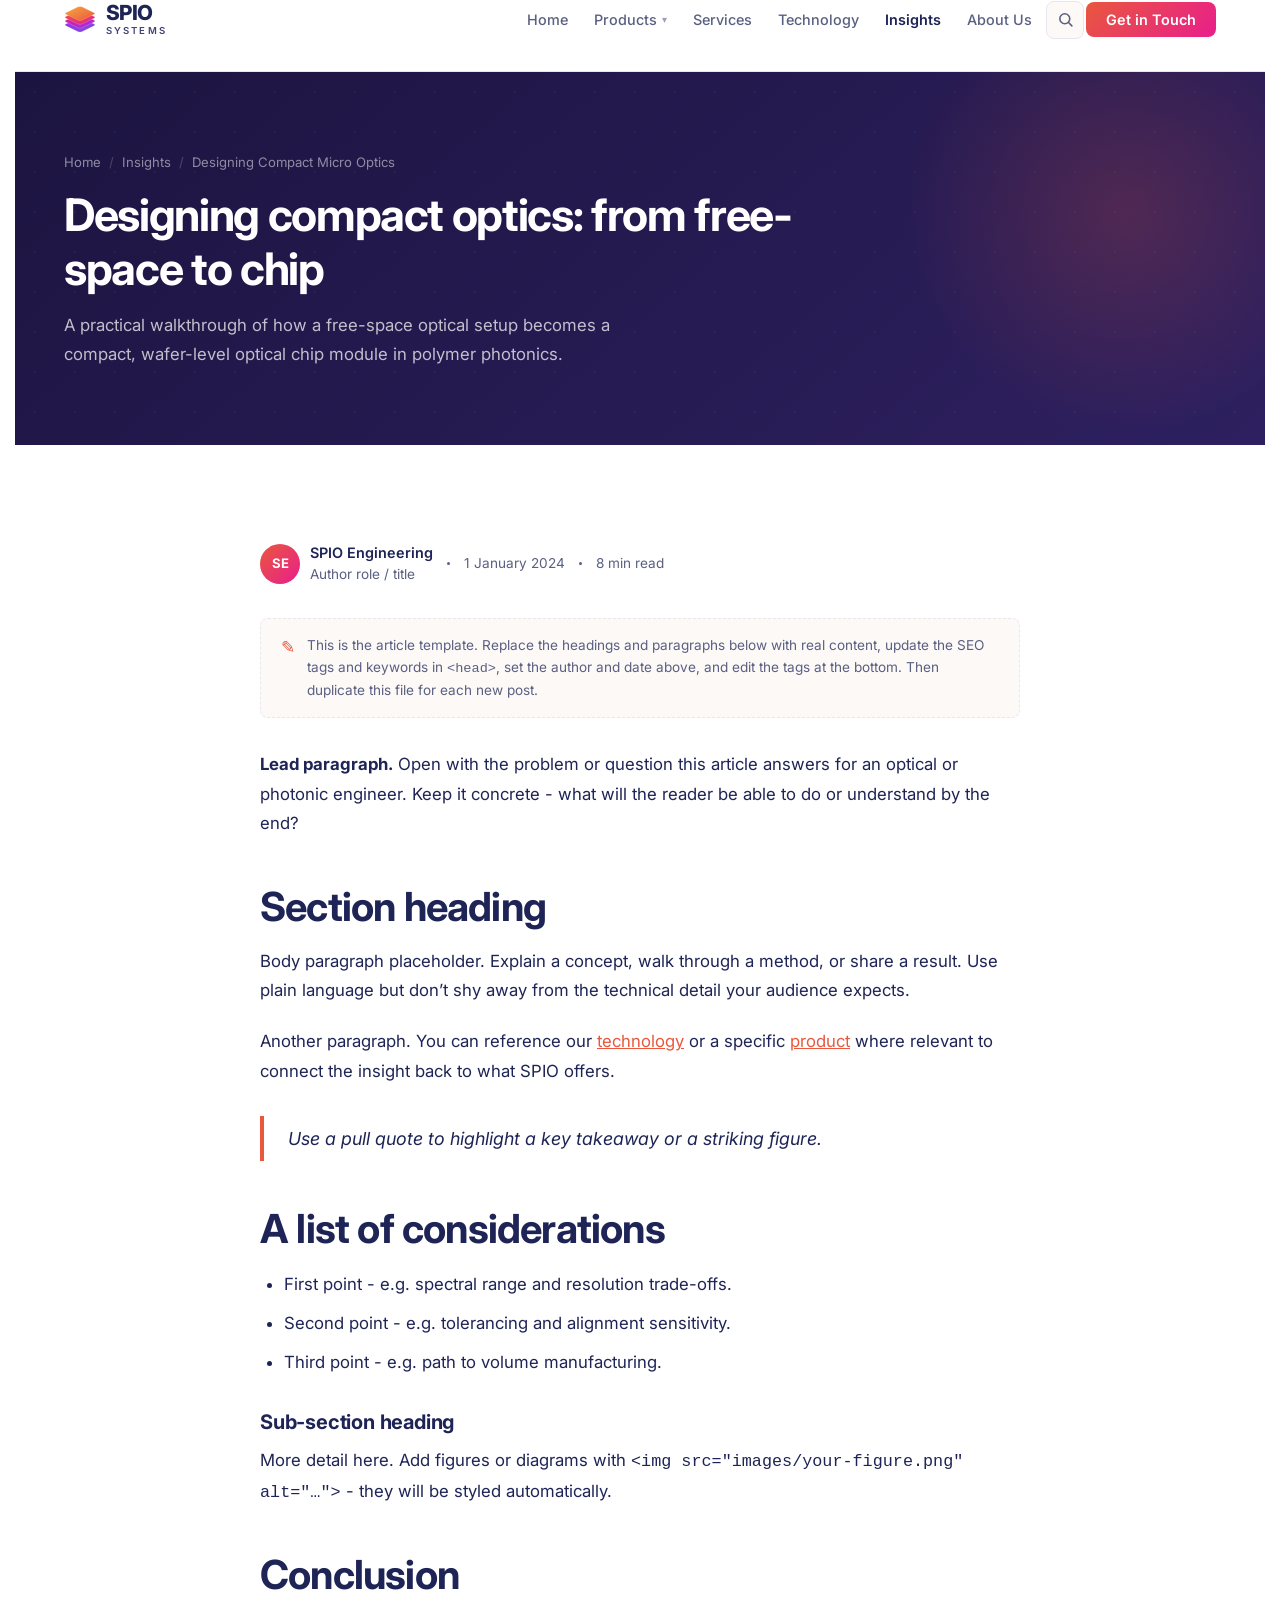
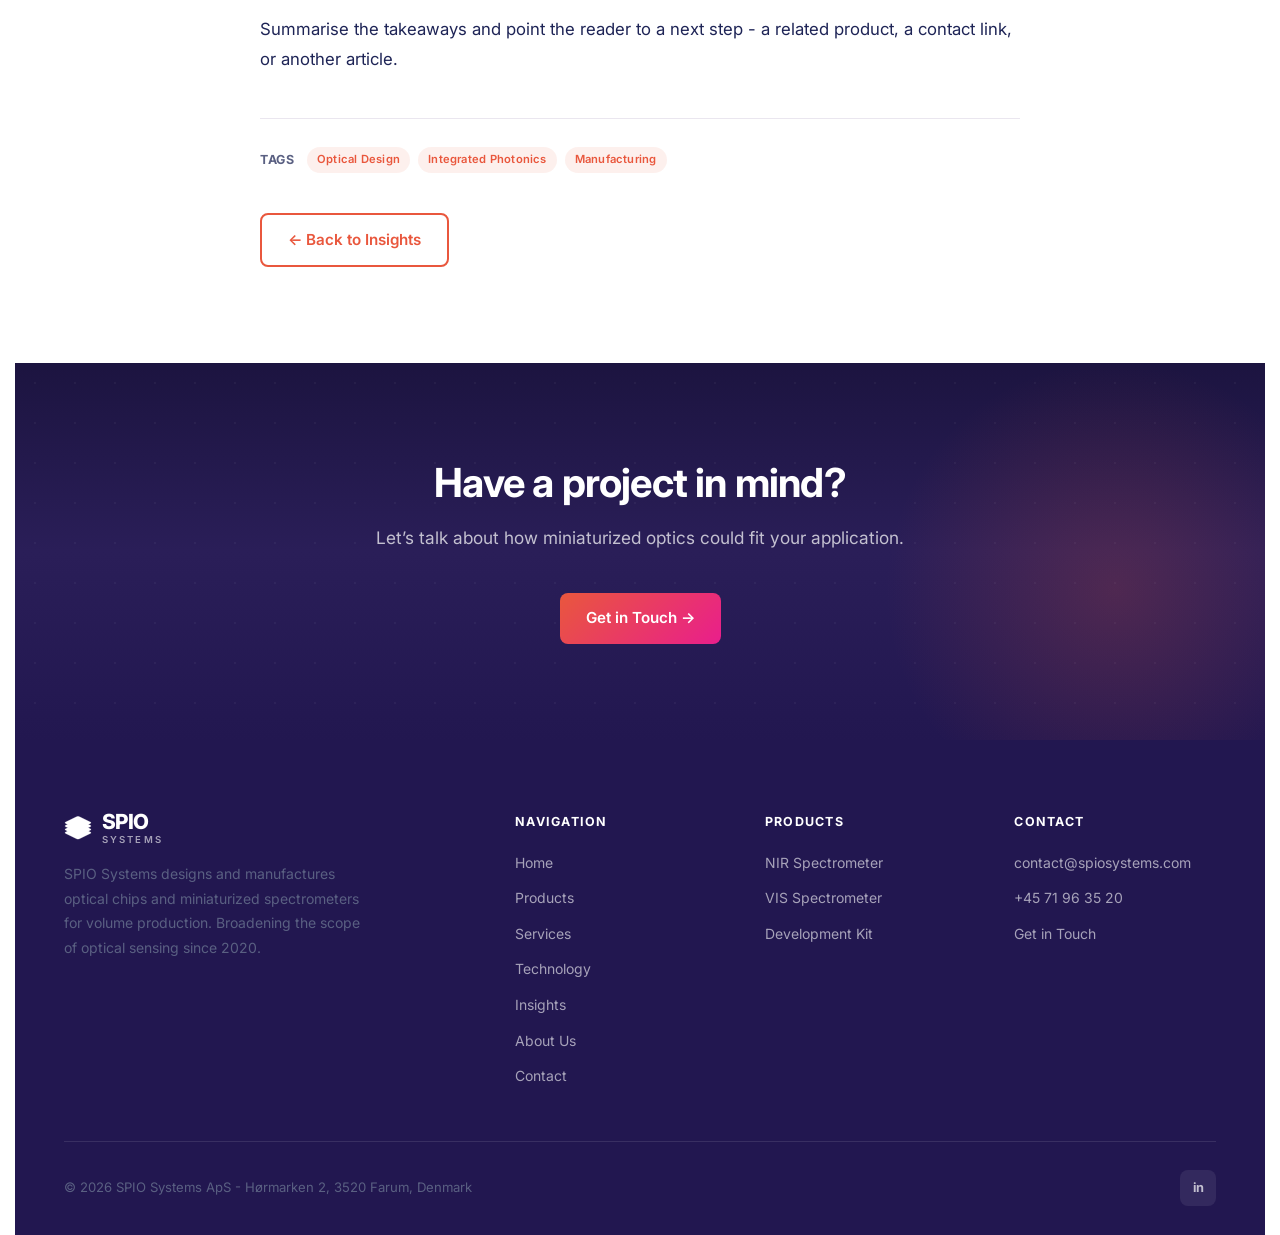
<file: blog-sample-post.html>
<!DOCTYPE html>
<html lang="en">
<head>
  <meta charset="UTF-8">
  <meta name="viewport" content="width=device-width, initial-scale=1.0">
  <!-- ── SEO: customize per article ── -->
  <title>Designing Compact Micro Optics: From Free-Space to Chip - SPIO Systems</title>
  <meta name="description" content="How a conventional free-space optical setup becomes a compact, wafer-level optical chip module in polymer photonics - a practical walkthrough for engineers building miniaturized spectrometers for volume production.">
  <meta name="keywords" content="chip, chipification, spectrometer, miniaturize, optics, volume production">
  <meta name="robots" content="noindex, follow">
  <meta name="author" content="SPIO Systems">
  <!-- Open Graph (social sharing) -->
  <meta property="og:type" content="article">
  <meta property="og:title" content="Designing Compact Micro Optics: From Free-Space to Chip">
  <meta property="og:description" content="A practical walkthrough for optical and photonic engineers on converting free-space optics into compact optical chips and spectrometers for volume production.">
  <link rel="icon" type="image/svg+xml" href="icon.svg">
  <link rel="preconnect" href="https://fonts.googleapis.com">
  <link rel="preconnect" href="https://fonts.gstatic.com" crossorigin>
  <link href="https://fonts.googleapis.com/css2?family=Inter:wght@400;500;600;700;800&display=swap" rel="stylesheet">
  <link rel="stylesheet" href="styles.css">
  <script type="application/ld+json">
  {"@context":"https://schema.org","@type":"BreadcrumbList","itemListElement":[{"@type":"ListItem","position":1,"name":"Home","item":"https://spiosystems.com/"},{"@type":"ListItem","position":2,"name":"Insights","item":"https://spiosystems.com/blog.html"},{"@type":"ListItem","position":3,"name":"Designing Compact Micro Optics","item":"https://spiosystems.com/blog-sample-post.html"}]}
  </script>
</head>
<body>

  <nav>
    <div class="container">
      <div class="nav-inner">
        <a href="index.html" class="nav-logo">
          <img src="icon.svg" alt="" class="logo-icon">
          <div class="logo-wordmark">
            <span class="logo-spio">SPIO</span>
            <span class="logo-systems">SYSTEMS</span>
          </div>
        </a>
        <ul class="nav-links" id="nav-links">
          <li><a href="index.html">Home</a></li>
          <li class="nav-dropdown">
            <a href="products.html" class="nav-dropdown-toggle">Products <span class="nav-caret">&#9662;</span></a>
            <div class="nav-dropdown-menu">
              <a href="products.html" class="menu-head">All Products</a>
              <a href="product-nir-spectrometer.html">NIR Spectrometer</a>
              <a href="product-vis-spectrometer.html">VIS Spectrometer</a>
              <a href="product-development-kit.html">Spectrometer Development Kit</a>
            </div>
          </li>
          <li><a href="services.html">Services</a></li>
          <li><a href="technology.html">Technology</a></li>
          <li><a href="blog.html" class="active">Insights</a></li>
          <li><a href="about.html">About Us</a></li>
          <li>
            <button class="nav-search-btn" id="nav-search-btn" aria-label="Search" title="Search (press /)">
              <svg viewBox="0 0 24 24" fill="none" stroke="currentColor" stroke-width="2.2" stroke-linecap="round" stroke-linejoin="round"><circle cx="11" cy="11" r="7"></circle><line x1="21" y1="21" x2="16.65" y2="16.65"></line></svg>
            </button>
          </li>
          <li><a href="contact.html" class="nav-cta">Get in Touch</a></li>
        </ul>
        <button class="nav-toggle" id="nav-toggle" aria-label="Toggle menu">
          <span></span><span></span><span></span>
        </button>
      </div>
    </div>
  </nav>

  <!-- PAGE HERO -->
  <section class="page-hero">
    <div class="container">
      <div class="page-hero-content" style="max-width:760px;">
        <div class="breadcrumb">
          <a href="index.html">Home</a>
          <span class="breadcrumb-sep">/</span>
          <a href="blog.html">Insights</a>
          <span class="breadcrumb-sep">/</span>
          <span>Designing Compact Micro Optics</span>
        </div>
        <h1>Designing compact optics: from free-space to chip</h1>
        <p>A practical walkthrough of how a free-space optical setup becomes a compact, wafer-level optical chip module in polymer photonics.</p>
      </div>
    </div>
  </section>

  <!-- ARTICLE BODY -->
  <article class="section">
    <div class="container">
      <div class="article-layout">

        <!-- Meta -->
        <div class="article-meta">
          <div class="article-author">
            <div class="article-author-avatar">SE</div>
            <div>
              <div style="color:var(--text); font-weight:600; font-size:0.9rem;">SPIO Engineering</div>
              <div>Author role / title</div>
            </div>
          </div>
          <span class="dot" style="width:3px;height:3px;border-radius:50%;background:var(--text-muted);"></span>
          <span><time datetime="2024-01-01">1 January 2024</time></span>
          <span class="dot" style="width:3px;height:3px;border-radius:50%;background:var(--text-muted);"></span>
          <span>8 min read</span>
        </div>

        <div class="placeholder-note" style="margin-bottom:32px;">
          <span>This is the article template. Replace the headings and paragraphs below with real content, update the SEO tags and keywords in <code>&lt;head&gt;</code>, set the author and date above, and edit the tags at the bottom. Then duplicate this file for each new post.</span>
        </div>

        <!-- Body content -->
        <div class="article-body">
          <p><strong>Lead paragraph.</strong> Open with the problem or question this article answers for an optical or photonic engineer. Keep it concrete - what will the reader be able to do or understand by the end?</p>

          <h2>Section heading</h2>
          <p>Body paragraph placeholder. Explain a concept, walk through a method, or share a result. Use plain language but don&rsquo;t shy away from the technical detail your audience expects.</p>
          <p>Another paragraph. You can reference our <a href="technology.html">technology</a> or a specific <a href="products.html">product</a> where relevant to connect the insight back to what SPIO offers.</p>

          <blockquote>Use a pull quote to highlight a key takeaway or a striking figure.</blockquote>

          <h2>A list of considerations</h2>
          <ul>
            <li>First point - e.g. spectral range and resolution trade-offs.</li>
            <li>Second point - e.g. tolerancing and alignment sensitivity.</li>
            <li>Third point - e.g. path to volume manufacturing.</li>
          </ul>

          <h3>Sub-section heading</h3>
          <p>More detail here. Add figures or diagrams with <code>&lt;img src="images/your-figure.png" alt="…"&gt;</code> - they will be styled automatically.</p>

          <h2>Conclusion</h2>
          <p>Summarise the takeaways and point the reader to a next step - a related product, a contact link, or another article.</p>
        </div>

        <!-- Tags -->
        <div class="article-tags">
          <span style="font-size:0.78rem; font-weight:700; text-transform:uppercase; letter-spacing:0.06em; color:var(--text-muted); margin-right:4px;">Tags</span>
          <a href="blog.html" class="tag">Optical Design</a>
          <a href="blog.html" class="tag">Integrated Photonics</a>
          <a href="blog.html" class="tag">Manufacturing</a>
        </div>

        <!-- Back link -->
        <div style="margin-top:40px;">
          <a href="blog.html" class="btn btn-outline">&larr; Back to Insights</a>
        </div>

      </div>
    </div>
  </article>

  <!-- CTA -->
  <section class="cta-section">
    <div class="container">
      <div class="cta-inner">
        <h2>Have a project in mind?</h2>
        <p>Let&rsquo;s talk about how miniaturized optics could fit your application.</p>
        <a href="contact.html" class="btn btn-primary">Get in Touch &rarr;</a>
      </div>
    </div>
  </section>

  <!-- FOOTER -->
  <footer>
    <div class="container">
      <div class="footer-grid">
        <div class="footer-brand-col">
          <a href="index.html" class="footer-logo">
            <img src="icon.svg" alt="" style="width:28px;height:auto;filter:brightness(0) invert(1);">
            <div class="logo-wordmark">
              <span class="logo-spio">SPIO</span>
              <span class="logo-systems">SYSTEMS</span>
            </div>
          </a>
          <p>SPIO Systems designs and manufactures optical chips and miniaturized spectrometers for volume production. Broadening the scope of optical sensing since 2020.</p>
        </div>
        <div class="footer-col">
          <h5>Navigation</h5>
          <ul>
            <li><a href="index.html">Home</a></li>
            <li><a href="products.html">Products</a></li>
            <li><a href="services.html">Services</a></li>
            <li><a href="technology.html">Technology</a></li>
            <li><a href="blog.html">Insights</a></li>
            <li><a href="about.html">About Us</a></li>
            <li><a href="contact.html">Contact</a></li>
          </ul>
        </div>
        <div class="footer-col">
          <h5>Products</h5>
          <ul>
            <li><a href="product-nir-spectrometer.html">NIR Spectrometer</a></li>
            <li><a href="product-vis-spectrometer.html">VIS Spectrometer</a></li>
            <li><a href="product-development-kit.html">Development Kit</a></li>
          </ul>
        </div>
        <div class="footer-col">
          <h5>Contact</h5>
          <ul>
            <li><a href="mailto:contact@spiosystems.com">contact@spiosystems.com</a></li>
            <li><a href="tel:+4571963520">+45 71 96 35 20</a></li>
            <li><a href="contact.html">Get in Touch</a></li>
          </ul>
        </div>
      </div>
      <div class="footer-bottom">
        <p>&copy; 2026 SPIO Systems ApS - H&oslash;rmarken 2, 3520 Farum, Denmark</p>
        <div class="social-links">
          <a href="https://www.linkedin.com/company/spio-systems" target="_blank" rel="noopener" class="social-link" aria-label="LinkedIn">in</a>
        </div>
      </div>
    </div>
  </footer>

  <script>
    const toggle = document.getElementById('nav-toggle');
    const links = document.getElementById('nav-links');
    toggle.addEventListener('click', () => links.classList.toggle('open'));
  </script>
  <script src="search.js"></script>
</body>
</html>
</file>
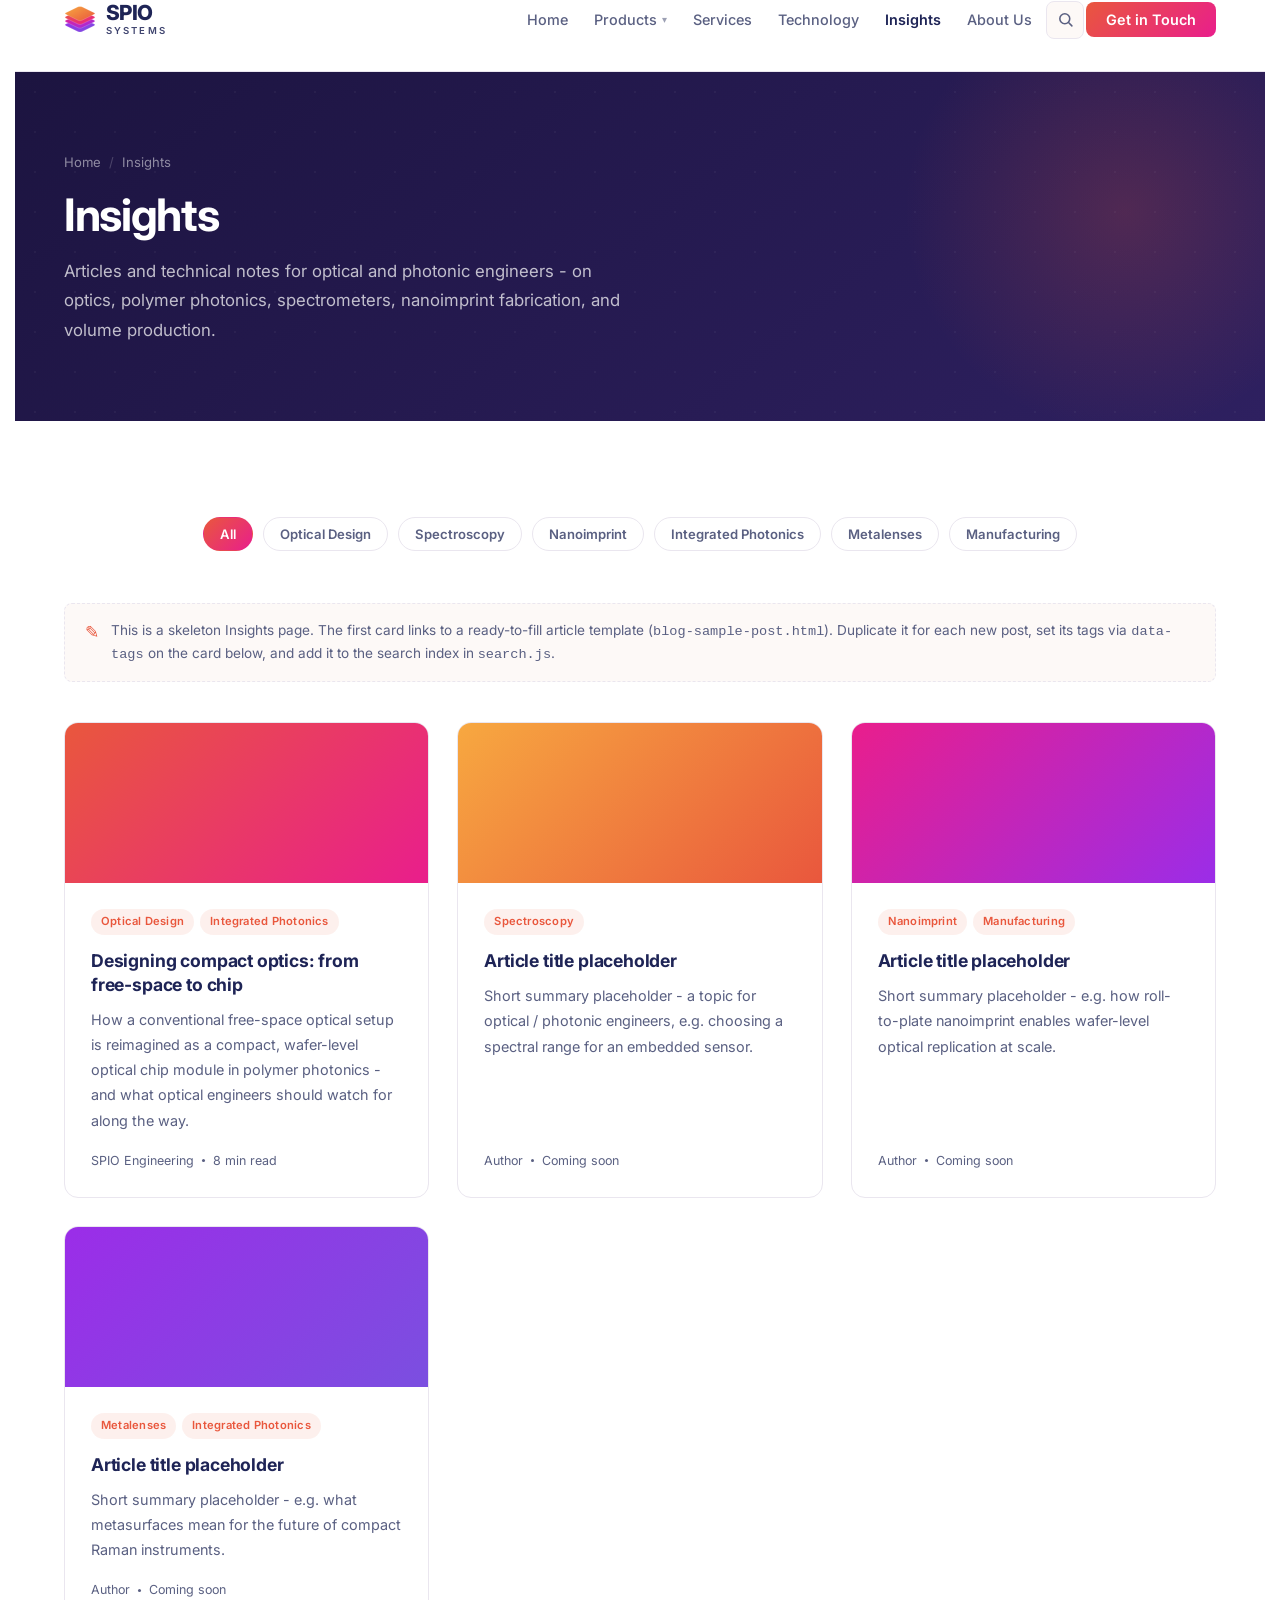
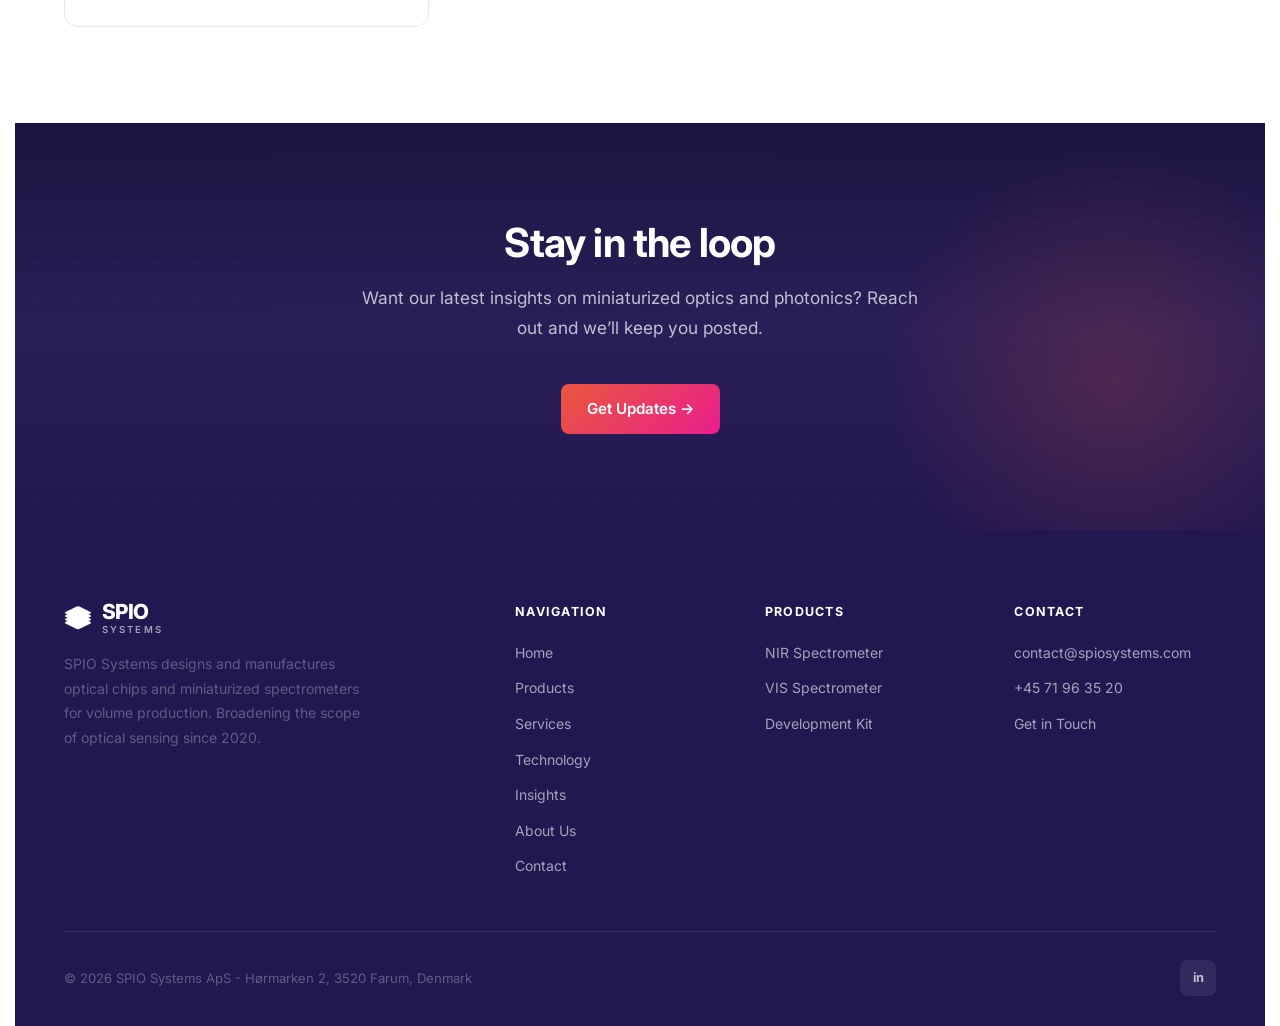
<file: blog.html>
<!DOCTYPE html>
<html lang="en">
<head>
  <meta charset="UTF-8">
  <meta name="viewport" content="width=device-width, initial-scale=1.0">
  <title>Insights - Optics, Chips &amp; Spectrometers | SPIO Systems</title>
  <meta name="description" content="Technical insights for optical engineers on chipification, miniaturizing optics, spectrometers and volume production.">
  <meta name="keywords" content="chip, chipification, spectrometer, miniaturize, optics, volume production, optical engineering">
  <meta name="robots" content="noindex, follow">
  <link rel="canonical" href="https://spiosystems.com/blog.html">
  <meta property="og:site_name" content="SPIO Systems">
  <meta property="og:type" content="website">
  <meta property="og:title" content="Insights - Optics, Chips &amp; Spectrometers | SPIO Systems">
  <meta property="og:description" content="Technical insights for optical engineers on chipification, miniaturizing optics, spectrometers and volume production.">
  <meta property="og:url" content="https://spiosystems.com/blog.html">
  <meta property="og:image" content="https://spiosystems.com/images/og-image.png">
  <meta property="og:image:width" content="1200">
  <meta property="og:image:height" content="630">
  <meta name="twitter:image" content="https://spiosystems.com/images/og-image.png">
  <meta name="twitter:card" content="summary_large_image">
  <link rel="icon" type="image/svg+xml" href="icon.svg">
  <link rel="preconnect" href="https://fonts.googleapis.com">
  <link rel="preconnect" href="https://fonts.gstatic.com" crossorigin>
  <link href="https://fonts.googleapis.com/css2?family=Inter:wght@400;500;600;700;800&display=swap" rel="stylesheet">
  <link rel="stylesheet" href="styles.css">
  <script type="application/ld+json">
  {"@context":"https://schema.org","@type":"BreadcrumbList","itemListElement":[{"@type":"ListItem","position":1,"name":"Home","item":"https://spiosystems.com/"},{"@type":"ListItem","position":2,"name":"Insights","item":"https://spiosystems.com/blog.html"}]}
  </script>
</head>
<body>

  <nav>
    <div class="container">
      <div class="nav-inner">
        <a href="index.html" class="nav-logo">
          <img src="icon.svg" alt="" class="logo-icon">
          <div class="logo-wordmark">
            <span class="logo-spio">SPIO</span>
            <span class="logo-systems">SYSTEMS</span>
          </div>
        </a>
        <ul class="nav-links" id="nav-links">
          <li><a href="index.html">Home</a></li>
          <li class="nav-dropdown">
            <a href="products.html" class="nav-dropdown-toggle">Products <span class="nav-caret">&#9662;</span></a>
            <div class="nav-dropdown-menu">
              <a href="products.html" class="menu-head">All Products</a>
              <a href="product-nir-spectrometer.html">NIR Spectrometer</a>
              <a href="product-vis-spectrometer.html">VIS Spectrometer</a>
              <a href="product-development-kit.html">Spectrometer Development Kit</a>
            </div>
          </li>
          <li><a href="services.html">Services</a></li>
          <li><a href="technology.html">Technology</a></li>
          <li><a href="blog.html" class="active">Insights</a></li>
          <li><a href="about.html">About Us</a></li>
          <li>
            <button class="nav-search-btn" id="nav-search-btn" aria-label="Search" title="Search (press /)">
              <svg viewBox="0 0 24 24" fill="none" stroke="currentColor" stroke-width="2.2" stroke-linecap="round" stroke-linejoin="round"><circle cx="11" cy="11" r="7"></circle><line x1="21" y1="21" x2="16.65" y2="16.65"></line></svg>
            </button>
          </li>
          <li><a href="contact.html" class="nav-cta">Get in Touch</a></li>
        </ul>
        <button class="nav-toggle" id="nav-toggle" aria-label="Toggle menu">
          <span></span><span></span><span></span>
        </button>
      </div>
    </div>
  </nav>

  <!-- PAGE HERO -->
  <section class="page-hero">
    <div class="container">
      <div class="page-hero-content">
        <div class="breadcrumb">
          <a href="index.html">Home</a>
          <span class="breadcrumb-sep">/</span>
          <span>Insights</span>
        </div>
        <h1>Insights</h1>
        <p>Articles and technical notes for optical and photonic engineers - on optics, polymer photonics, spectrometers, nanoimprint fabrication, and volume production.</p>
      </div>
    </div>
  </section>

  <!-- ARTICLES -->
  <section class="section">
    <div class="container">

      <!-- Tag filter - keywords for optical / photonic engineers -->
      <div class="tag-filter" id="tag-filter">
        <button class="tag-chip active" data-tag="all">All</button>
        <button class="tag-chip" data-tag="optical-design">Optical Design</button>
        <button class="tag-chip" data-tag="spectroscopy">Spectroscopy</button>
        <button class="tag-chip" data-tag="nanoimprint">Nanoimprint</button>
        <button class="tag-chip" data-tag="integrated-photonics">Integrated Photonics</button>
        <button class="tag-chip" data-tag="metalens">Metalenses</button>
        <button class="tag-chip" data-tag="manufacturing">Manufacturing</button>
      </div>

      <div class="placeholder-note" style="margin-bottom:40px;">
        <span>This is a skeleton Insights page. The first card links to a ready-to-fill article template (<code>blog-sample-post.html</code>). Duplicate it for each new post, set its tags via <code>data-tags</code> on the card below, and add it to the search index in <code>search.js</code>.</span>
      </div>

      <div class="blog-grid" id="blog-grid">

        <!-- Sample / template article -->
        <a class="blog-card" href="blog-sample-post.html" data-tags="optical-design integrated-photonics manufacturing">
          <div class="blog-card-media grad-2"></div>
          <div class="blog-card-body">
            <div class="blog-card-tags">
              <span class="tag">Optical Design</span>
              <span class="tag">Integrated Photonics</span>
            </div>
            <h3>Designing compact optics: from free-space to chip</h3>
            <p>How a conventional free-space optical setup is reimagined as a compact, wafer-level optical chip module in polymer photonics - and what optical engineers should watch for along the way.</p>
            <div class="blog-card-meta">
              <span>SPIO Engineering</span><span class="dot"></span><span>8 min read</span>
            </div>
          </div>
        </a>

        <!-- Placeholder upcoming posts -->
        <a class="blog-card" href="#" data-tags="spectroscopy">
          <div class="blog-card-media grad-1"></div>
          <div class="blog-card-body">
            <div class="blog-card-tags">
              <span class="tag">Spectroscopy</span>
            </div>
            <h3>Article title placeholder</h3>
            <p>Short summary placeholder - a topic for optical / photonic engineers, e.g. choosing a spectral range for an embedded sensor.</p>
            <div class="blog-card-meta">
              <span>Author</span><span class="dot"></span><span>Coming soon</span>
            </div>
          </div>
        </a>

        <a class="blog-card" href="#" data-tags="nanoimprint manufacturing">
          <div class="blog-card-media grad-3"></div>
          <div class="blog-card-body">
            <div class="blog-card-tags">
              <span class="tag">Nanoimprint</span>
              <span class="tag">Manufacturing</span>
            </div>
            <h3>Article title placeholder</h3>
            <p>Short summary placeholder - e.g. how roll-to-plate nanoimprint enables wafer-level optical replication at scale.</p>
            <div class="blog-card-meta">
              <span>Author</span><span class="dot"></span><span>Coming soon</span>
            </div>
          </div>
        </a>

        <a class="blog-card" href="#" data-tags="metalens integrated-photonics">
          <div class="blog-card-media grad-4"></div>
          <div class="blog-card-body">
            <div class="blog-card-tags">
              <span class="tag">Metalenses</span>
              <span class="tag">Integrated Photonics</span>
            </div>
            <h3>Article title placeholder</h3>
            <p>Short summary placeholder - e.g. what metasurfaces mean for the future of compact Raman instruments.</p>
            <div class="blog-card-meta">
              <span>Author</span><span class="dot"></span><span>Coming soon</span>
            </div>
          </div>
        </a>

      </div>

      <p id="blog-empty" style="display:none; text-align:center; color:var(--text-muted); padding:48px 0;">No articles match this filter yet.</p>
    </div>
  </section>

  <!-- NEWSLETTER / CTA -->
  <section class="cta-section">
    <div class="container">
      <div class="cta-inner">
        <h2>Stay in the loop</h2>
        <p>Want our latest insights on miniaturized optics and photonics? Reach out and we&rsquo;ll keep you posted.</p>
        <a href="mailto:contact@spiosystems.com?subject=Subscribe%20to%20SPIO%20insights" class="btn btn-primary">Get Updates &rarr;</a>
      </div>
    </div>
  </section>

  <!-- FOOTER -->
  <footer>
    <div class="container">
      <div class="footer-grid">
        <div class="footer-brand-col">
          <a href="index.html" class="footer-logo">
            <img src="icon.svg" alt="" style="width:28px;height:auto;filter:brightness(0) invert(1);">
            <div class="logo-wordmark">
              <span class="logo-spio">SPIO</span>
              <span class="logo-systems">SYSTEMS</span>
            </div>
          </a>
          <p>SPIO Systems designs and manufactures optical chips and miniaturized spectrometers for volume production. Broadening the scope of optical sensing since 2020.</p>
        </div>
        <div class="footer-col">
          <h5>Navigation</h5>
          <ul>
            <li><a href="index.html">Home</a></li>
            <li><a href="products.html">Products</a></li>
            <li><a href="services.html">Services</a></li>
            <li><a href="technology.html">Technology</a></li>
            <li><a href="blog.html">Insights</a></li>
            <li><a href="about.html">About Us</a></li>
            <li><a href="contact.html">Contact</a></li>
          </ul>
        </div>
        <div class="footer-col">
          <h5>Products</h5>
          <ul>
            <li><a href="product-nir-spectrometer.html">NIR Spectrometer</a></li>
            <li><a href="product-vis-spectrometer.html">VIS Spectrometer</a></li>
            <li><a href="product-development-kit.html">Development Kit</a></li>
          </ul>
        </div>
        <div class="footer-col">
          <h5>Contact</h5>
          <ul>
            <li><a href="mailto:contact@spiosystems.com">contact@spiosystems.com</a></li>
            <li><a href="tel:+4571963520">+45 71 96 35 20</a></li>
            <li><a href="contact.html">Get in Touch</a></li>
          </ul>
        </div>
      </div>
      <div class="footer-bottom">
        <p>&copy; 2026 SPIO Systems ApS - H&oslash;rmarken 2, 3520 Farum, Denmark</p>
        <div class="social-links">
          <a href="https://www.linkedin.com/company/spio-systems" target="_blank" rel="noopener" class="social-link" aria-label="LinkedIn">in</a>
        </div>
      </div>
    </div>
  </footer>

  <script>
    const toggle = document.getElementById('nav-toggle');
    const links = document.getElementById('nav-links');
    toggle.addEventListener('click', () => links.classList.toggle('open'));

    /* ── Tag filtering ── */
    (function () {
      const chips = document.querySelectorAll('#tag-filter .tag-chip');
      const cards = Array.from(document.querySelectorAll('#blog-grid .blog-card'));
      const empty = document.getElementById('blog-empty');

      chips.forEach(chip => chip.addEventListener('click', () => {
        chips.forEach(c => c.classList.remove('active'));
        chip.classList.add('active');
        const tag = chip.dataset.tag;
        let visible = 0;
        cards.forEach(card => {
          const tags = (card.dataset.tags || '').split(/\s+/);
          const show = tag === 'all' || tags.includes(tag);
          card.classList.toggle('hidden', !show);
          if (show) visible++;
        });
        empty.style.display = visible ? 'none' : 'block';
      }));
    })();
  </script>
  <script src="search.js"></script>
</body>
</html>
</file>
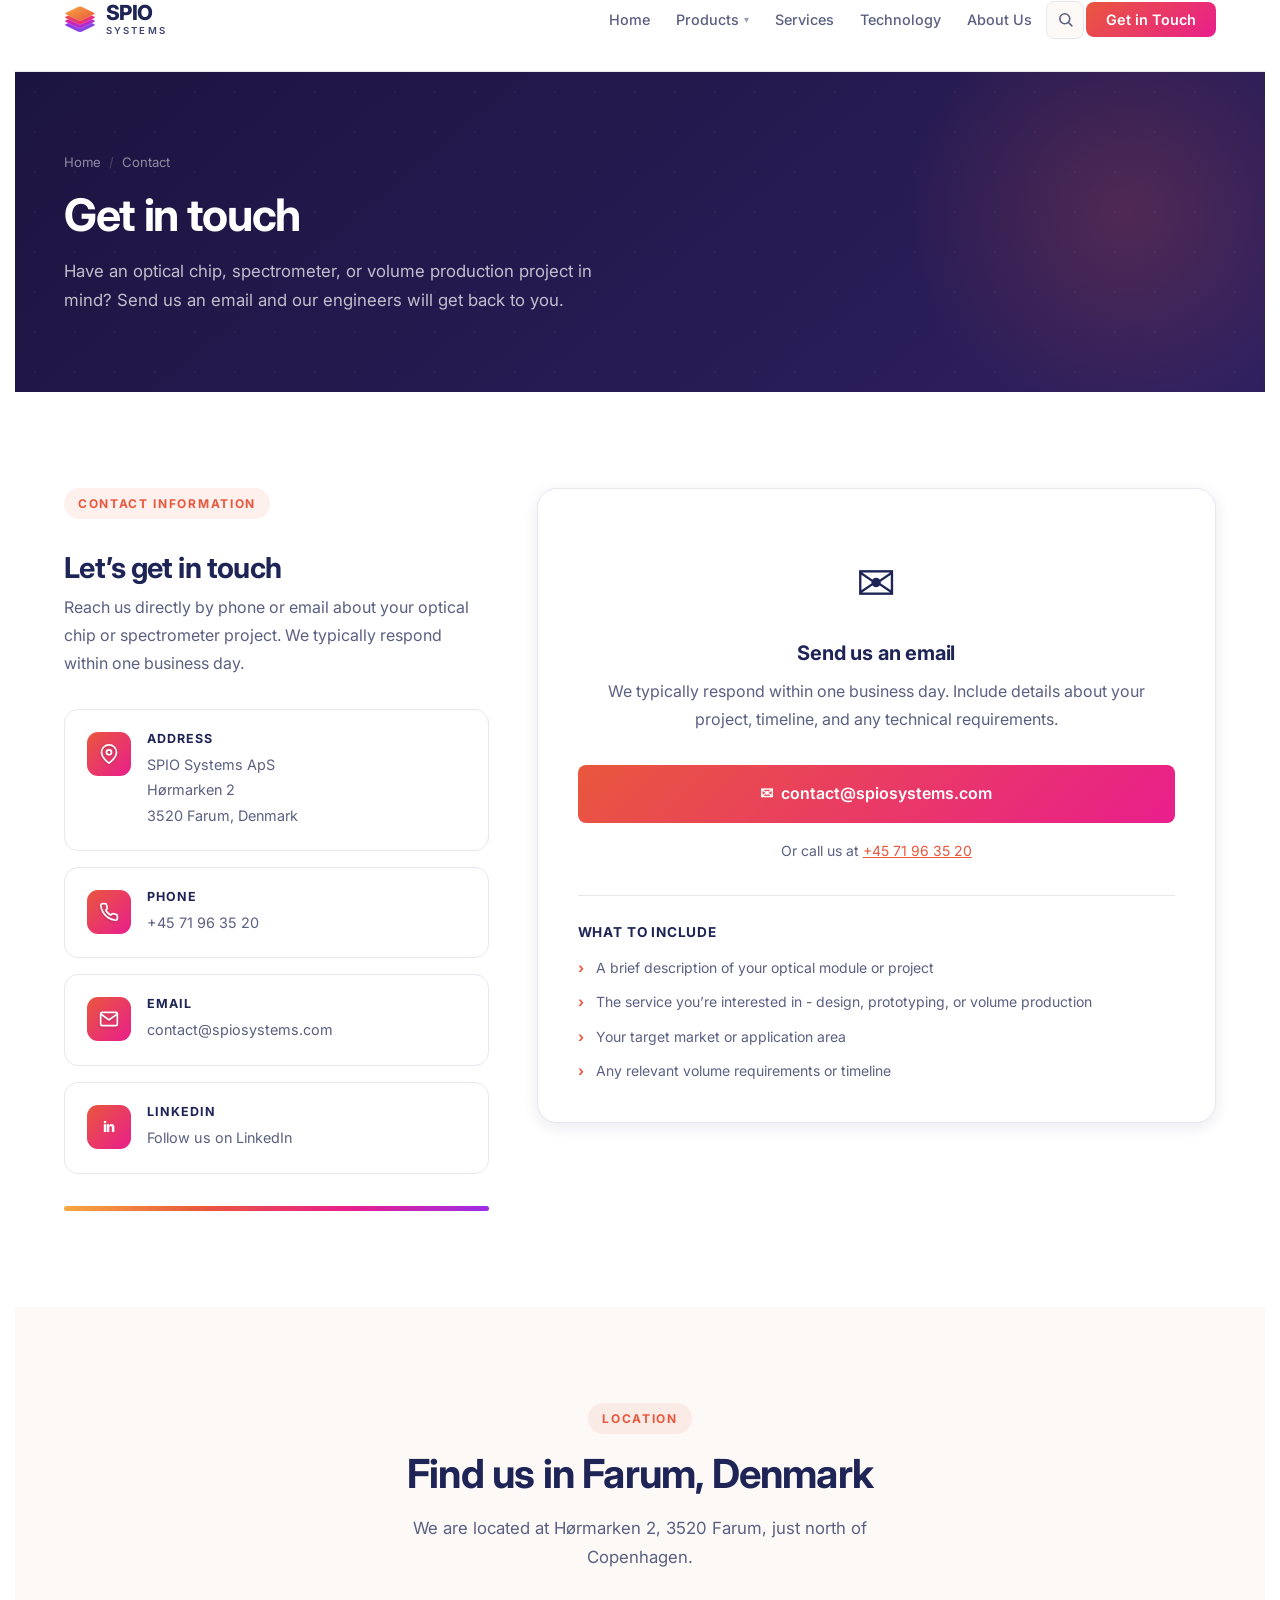
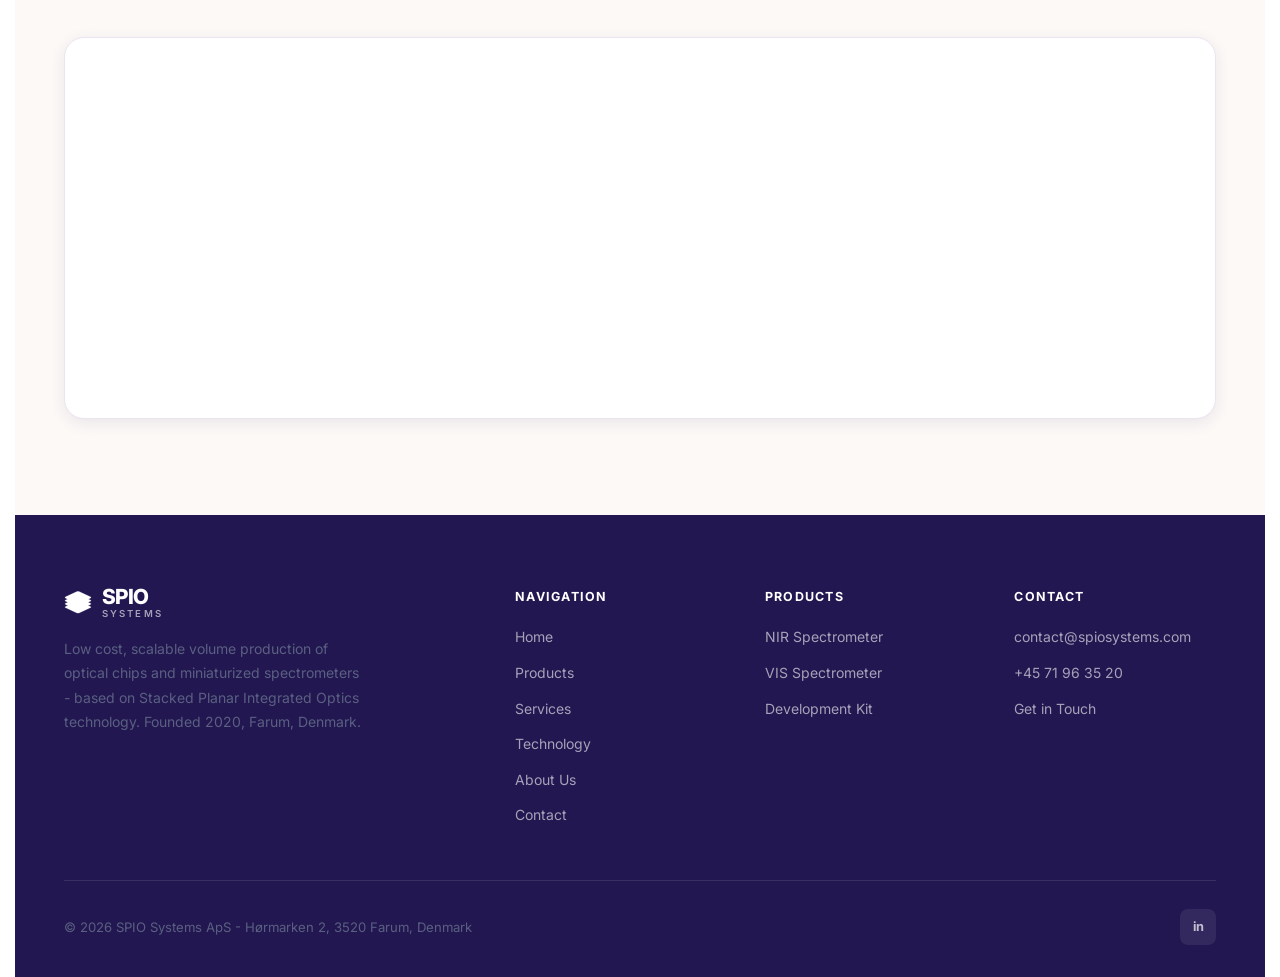
<file: contact.html>
<!DOCTYPE html>
<html lang="en">
<head>
  <meta charset="UTF-8">
  <meta name="viewport" content="width=device-width, initial-scale=1.0">
  <title>Contact SPIO Systems - Optical Chips &amp; Spectrometers</title>
  <meta name="description" content="Contact SPIO Systems in Farum, Denmark about optical chips, miniaturized spectrometers and volume production.">
  <meta name="keywords" content="contact, chip, spectrometer, optics, volume production, SPIO Systems, Farum Denmark">
  <link rel="canonical" href="https://spiosystems.com/contact.html">
  <meta property="og:site_name" content="SPIO Systems">
  <meta property="og:type" content="website">
  <meta property="og:title" content="Contact SPIO Systems - Optical Chips &amp; Spectrometers">
  <meta property="og:description" content="Contact SPIO Systems in Farum, Denmark about optical chips, miniaturized spectrometers and volume production.">
  <meta property="og:url" content="https://spiosystems.com/contact.html">
  <meta property="og:image" content="https://spiosystems.com/images/og-image.png">
  <meta property="og:image:width" content="1200">
  <meta property="og:image:height" content="630">
  <meta name="twitter:image" content="https://spiosystems.com/images/og-image.png">
  <meta name="twitter:card" content="summary_large_image">
  <link rel="icon" type="image/svg+xml" href="icon.svg">
  <link rel="preconnect" href="https://fonts.googleapis.com">
  <link rel="preconnect" href="https://fonts.gstatic.com" crossorigin>
  <link href="https://fonts.googleapis.com/css2?family=Inter:wght@400;500;600;700;800&display=swap" rel="stylesheet">
  <link rel="stylesheet" href="styles.css">
  <script type="application/ld+json">
  {"@context":"https://schema.org","@type":"BreadcrumbList","itemListElement":[{"@type":"ListItem","position":1,"name":"Home","item":"https://spiosystems.com/"},{"@type":"ListItem","position":2,"name":"Contact","item":"https://spiosystems.com/contact.html"}]}
  </script>
</head>
<body>

  <nav>
    <div class="container">
      <div class="nav-inner">
        <a href="index.html" class="nav-logo">
          <img src="icon.svg" alt="" class="logo-icon">
          <div class="logo-wordmark">
            <span class="logo-spio">SPIO</span>
            <span class="logo-systems">SYSTEMS</span>
          </div>
        </a>
        <ul class="nav-links" id="nav-links">
          <li><a href="index.html">Home</a></li>
          <li class="nav-dropdown">
            <a href="products.html" class="nav-dropdown-toggle">Products <span class="nav-caret">&#9662;</span></a>
            <div class="nav-dropdown-menu">
              <a href="products.html" class="menu-head">All Products</a>
              <a href="product-nir-spectrometer.html">NIR Spectrometer</a>
              <a href="product-vis-spectrometer.html">VIS Spectrometer</a>
              <a href="product-development-kit.html">Spectrometer Development Kit</a>
            </div>
          </li>
          <li><a href="services.html">Services</a></li>
          <li><a href="technology.html">Technology</a></li>
          <li><a href="about.html">About Us</a></li>
          <li>
            <button class="nav-search-btn" id="nav-search-btn" aria-label="Search" title="Search (press /)">
              <svg viewBox="0 0 24 24" fill="none" stroke="currentColor" stroke-width="2.2" stroke-linecap="round" stroke-linejoin="round"><circle cx="11" cy="11" r="7"></circle><line x1="21" y1="21" x2="16.65" y2="16.65"></line></svg>
            </button>
          </li>
          <li><a href="contact.html" class="nav-cta">Get in Touch</a></li>
        </ul>
        <button class="nav-toggle" id="nav-toggle" aria-label="Toggle menu">
          <span></span><span></span><span></span>
        </button>
      </div>
    </div>
  </nav>

  <!-- PAGE HERO -->
  <section class="page-hero">
    <div class="container">
      <div class="page-hero-content">
        <div class="breadcrumb">
          <a href="index.html">Home</a>
          <span class="breadcrumb-sep">/</span>
          <span>Contact</span>
        </div>
        <h1>Get in touch</h1>
        <p>Have an optical chip, spectrometer, or volume production project in mind? Send us an email and our engineers will get back to you.</p>
      </div>
    </div>
  </section>

  <!-- CONTACT SECTION -->
  <section class="section">
    <div class="container">
      <div class="contact-layout">

        <!-- Contact info -->
        <div>
          <span class="eyebrow">Contact Information</span>
          <h2 style="margin-top:16px; margin-bottom:8px; font-size:1.8rem;">Let&rsquo;s get in touch</h2>
          <p style="margin-bottom:32px;">Reach us directly by phone or email about your optical chip or spectrometer project. We typically respond within one business day.</p>

          <div class="contact-info-stack">
            <div class="contact-item">
              <div class="c-icon">
                <svg viewBox="0 0 24 24" fill="none" stroke="#fff" stroke-width="2" stroke-linecap="round" stroke-linejoin="round"><path d="M21 10c0 7-9 13-9 13s-9-6-9-13a9 9 0 0 1 18 0z"></path><circle cx="12" cy="10" r="3"></circle></svg>
              </div>
              <div>
                <h4>Address</h4>
                <p>SPIO Systems ApS<br>H&oslash;rmarken 2<br>3520 Farum, Denmark</p>
              </div>
            </div>
            <div class="contact-item">
              <div class="c-icon">
                <svg viewBox="0 0 24 24" fill="none" stroke="#fff" stroke-width="2" stroke-linecap="round" stroke-linejoin="round"><path d="M22 16.92v3a2 2 0 0 1-2.18 2 19.79 19.79 0 0 1-8.63-3.07 19.5 19.5 0 0 1-6-6 19.79 19.79 0 0 1-3.07-8.67A2 2 0 0 1 4.11 2h3a2 2 0 0 1 2 1.72c.13.96.36 1.9.7 2.81a2 2 0 0 1-.45 2.11L8.09 9.91a16 16 0 0 0 6 6l1.27-1.27a2 2 0 0 1 2.11-.45c.91.34 1.85.57 2.81.7A2 2 0 0 1 22 16.92z"></path></svg>
              </div>
              <div>
                <h4>Phone</h4>
                <a href="tel:+4571963520">+45 71 96 35 20</a>
              </div>
            </div>
            <div class="contact-item">
              <div class="c-icon">
                <svg viewBox="0 0 24 24" fill="none" stroke="#fff" stroke-width="2" stroke-linecap="round" stroke-linejoin="round"><path d="M4 4h16c1.1 0 2 .9 2 2v12c0 1.1-.9 2-2 2H4c-1.1 0-2-.9-2-2V6c0-1.1.9-2 2-2z"></path><polyline points="22,6 12,13 2,6"></polyline></svg>
              </div>
              <div>
                <h4>Email</h4>
                <a href="mailto:contact@spiosystems.com">contact@spiosystems.com</a>
              </div>
            </div>
            <div class="contact-item">
              <div class="c-icon" style="font-size:0.9rem; font-weight:800; letter-spacing:-0.02em; color:#fff;">in</div>
              <div>
                <h4>LinkedIn</h4>
                <a href="https://www.linkedin.com/company/spio-systems" target="_blank" rel="noopener">Follow us on LinkedIn</a>
              </div>
            </div>
          </div>

          <!-- Brand gradient strip -->
          <div style="margin-top:32px; height:5px; background:var(--brand-grad-full); border-radius:3px;"></div>
        </div>

        <!-- Email CTA -->
        <div class="form-card" style="display:flex; flex-direction:column; justify-content:center;">
          <div style="text-align:center; padding:16px 0 32px;">
            <div style="font-size:3rem; margin-bottom:20px;">&#9993;</div>
            <h3 style="margin-bottom:12px;">Send us an email</h3>
            <p style="margin-bottom:32px;">We typically respond within one business day. Include details about your project, timeline, and any technical requirements.</p>
            <a href="mailto:contact@spiosystems.com?subject=Inquiry%20from%20spiosystems.com"
               class="btn btn-primary"
               style="justify-content:center; width:100%; font-size:1rem; padding:16px;">
              &#9993;&nbsp; contact@spiosystems.com
            </a>
            <p style="margin-top:16px; font-size:0.875rem; color:var(--text-muted);">
              Or call us at <a href="tel:+4571963520" style="color:var(--accent);">+45 71 96 35 20</a>
            </p>
          </div>
          <div style="border-top:1px solid var(--border); padding-top:28px;">
            <h4 style="color:var(--text); font-size:0.85rem; font-weight:700; text-transform:uppercase; letter-spacing:0.06em; margin-bottom:16px;">What to include</h4>
            <ul style="list-style:none; display:flex; flex-direction:column; gap:12px;">
              <li style="display:flex; align-items:flex-start; gap:12px; font-size:0.875rem; color:var(--text-muted);">
                <span style="color:var(--warm-coral); font-weight:700; flex-shrink:0;">›</span>
                A brief description of your optical module or project
              </li>
              <li style="display:flex; align-items:flex-start; gap:12px; font-size:0.875rem; color:var(--text-muted);">
                <span style="color:var(--warm-coral); font-weight:700; flex-shrink:0;">›</span>
                The service you&rsquo;re interested in - design, prototyping, or volume production
              </li>
              <li style="display:flex; align-items:flex-start; gap:12px; font-size:0.875rem; color:var(--text-muted);">
                <span style="color:var(--warm-coral); font-weight:700; flex-shrink:0;">›</span>
                Your target market or application area
              </li>
              <li style="display:flex; align-items:flex-start; gap:12px; font-size:0.875rem; color:var(--text-muted);">
                <span style="color:var(--warm-coral); font-weight:700; flex-shrink:0;">›</span>
                Any relevant volume requirements or timeline
              </li>
            </ul>
          </div>
        </div>

      </div>
    </div>
  </section>

  <!-- MAP -->
  <section class="section section-alt">
    <div class="container">
      <div class="section-header">
        <span class="eyebrow">Location</span>
        <h2>Find us in Farum, Denmark</h2>
        <p>We are located at H&oslash;rmarken 2, 3520 Farum, just north of Copenhagen.</p>
      </div>
      <div style="background:var(--white); border:1px solid var(--border); border-radius:var(--radius-lg); overflow:hidden; box-shadow:var(--shadow);">
        <iframe
          src="https://www.google.com/maps/embed?pb=!1m18!1m12!1m3!1d2242.7!2d12.3617!3d55.8126!2m3!1f0!2f0!3f0!3m2!1i1024!2i768!4f13.1!3m3!1m2!1s0x465240a8a3b9b6b1%3A0x0!2sH%C3%B8rmarken+2%2C+3520+Farum%2C+Denmark!5e0!3m2!1sen!2sdk!4v1700000000000!5m2!1sen!2sdk"
          width="100%" height="380" style="border:0; display:block;"
          allowfullscreen="" loading="lazy" referrerpolicy="no-referrer-when-downgrade"
          title="SPIO Systems location map">
        </iframe>
      </div>
    </div>
  </section>

  <!-- FOOTER -->
  <footer>
    <div class="container">
      <div class="footer-grid">
        <div class="footer-brand-col">
          <a href="index.html" class="footer-logo">
            <img src="icon.svg" alt="" style="width:28px;height:auto;filter:brightness(0) invert(1);">
            <div class="logo-wordmark">
              <span class="logo-spio">SPIO</span>
              <span class="logo-systems">SYSTEMS</span>
            </div>
          </a>
          <p>Low cost, scalable volume production of optical chips and miniaturized spectrometers - based on Stacked Planar Integrated Optics technology. Founded 2020, Farum, Denmark.</p>
        </div>
        <div class="footer-col">
          <h5>Navigation</h5>
          <ul>
            <li><a href="index.html">Home</a></li>
            <li><a href="products.html">Products</a></li>
            <li><a href="services.html">Services</a></li>
            <li><a href="technology.html">Technology</a></li>
            <li><a href="about.html">About Us</a></li>
            <li><a href="contact.html">Contact</a></li>
          </ul>
        </div>
        <div class="footer-col">
          <h5>Products</h5>
          <ul>
            <li><a href="product-nir-spectrometer.html">NIR Spectrometer</a></li>
            <li><a href="product-vis-spectrometer.html">VIS Spectrometer</a></li>
            <li><a href="product-development-kit.html">Development Kit</a></li>
          </ul>
        </div>
        <div class="footer-col">
          <h5>Contact</h5>
          <ul>
            <li><a href="mailto:contact@spiosystems.com">contact@spiosystems.com</a></li>
            <li><a href="tel:+4571963520">+45 71 96 35 20</a></li>
            <li><a href="contact.html">Get in Touch</a></li>
          </ul>
        </div>
      </div>
      <div class="footer-bottom">
        <p>&copy; 2026 SPIO Systems ApS - H&oslash;rmarken 2, 3520 Farum, Denmark</p>
        <div class="social-links">
          <a href="https://www.linkedin.com/company/spio-systems" target="_blank" rel="noopener" class="social-link" aria-label="LinkedIn">in</a>
        </div>
      </div>
    </div>
  </footer>

  <script>
    const toggle = document.getElementById('nav-toggle');
    const links = document.getElementById('nav-links');
    toggle.addEventListener('click', () => links.classList.toggle('open'));
  </script>
  <script src="search.js"></script>
</body>
</html>
</file>
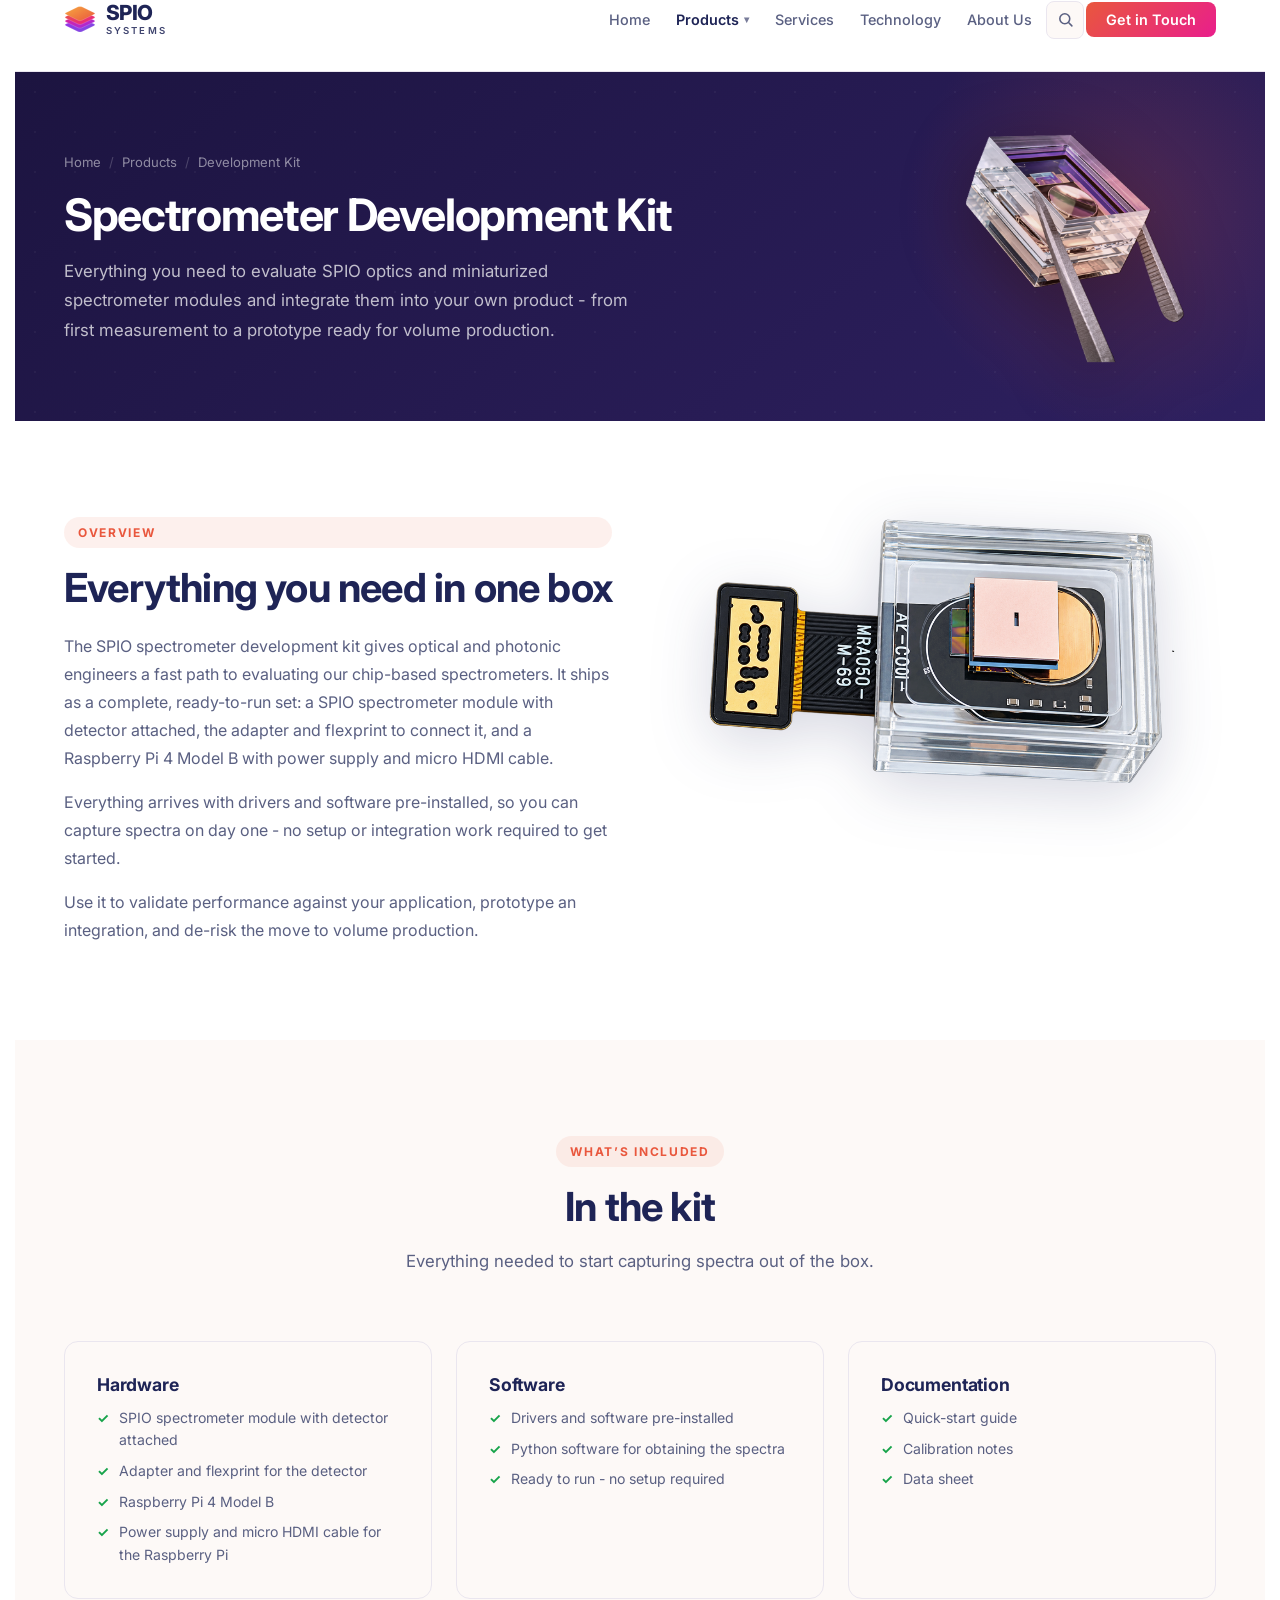
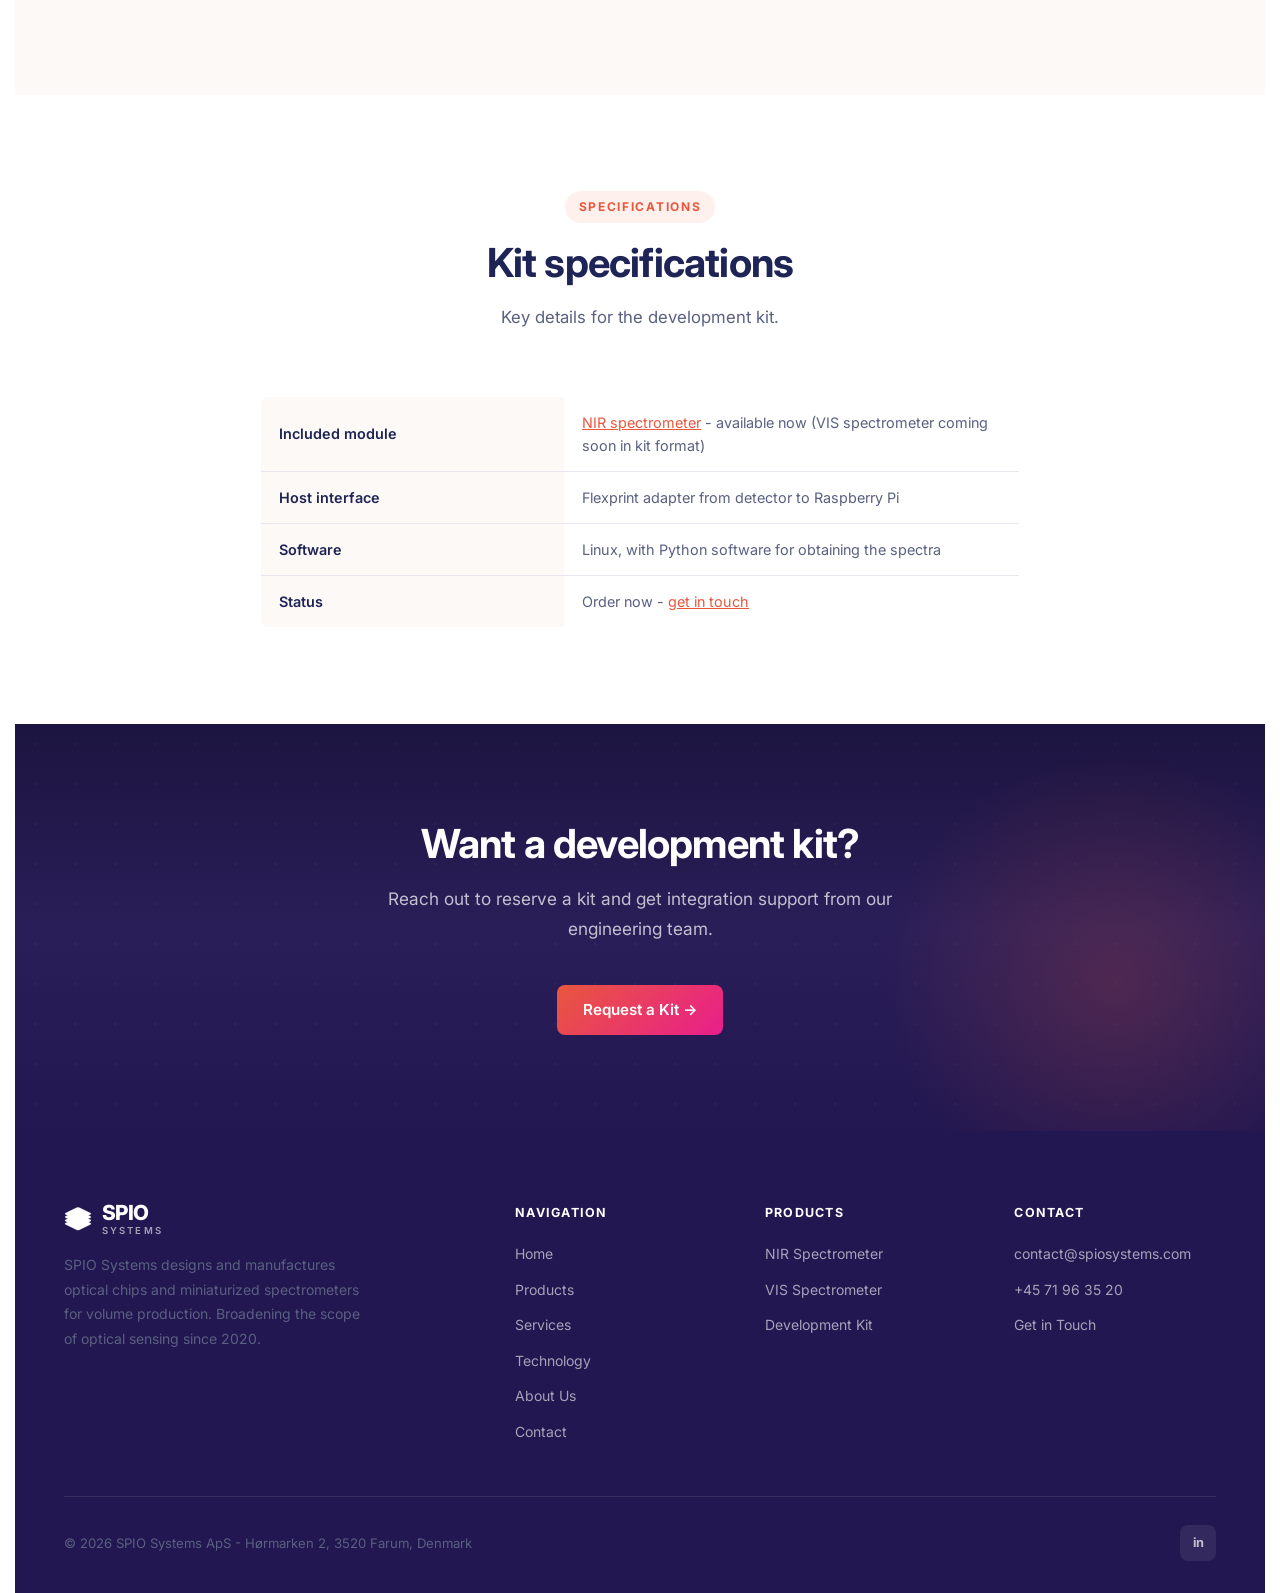
<file: product-development-kit.html>
<!DOCTYPE html>
<html lang="en">
<head>
  <meta charset="UTF-8">
  <meta name="viewport" content="width=device-width, initial-scale=1.0">
  <title>Spectrometer Development Kit - Optical Chip | SPIO Systems</title>
  <meta name="description" content="Evaluate and integrate the SPIO spectrometer chip into your product with our development kit - from prototype to volume production.">
  <meta name="keywords" content="spectrometer development kit, spectrometer chip, evaluation kit, optics, chip, volume production">
  <link rel="canonical" href="https://spiosystems.com/product-development-kit.html">
  <meta property="og:site_name" content="SPIO Systems">
  <meta property="og:type" content="website">
  <meta property="og:title" content="Spectrometer Development Kit - Optical Chip | SPIO Systems">
  <meta property="og:description" content="Evaluate and integrate the SPIO spectrometer chip into your product with our development kit - from prototype to volume production.">
  <meta property="og:url" content="https://spiosystems.com/product-development-kit.html">
  <meta property="og:image" content="https://spiosystems.com/images/og-image.png">
  <meta property="og:image:width" content="1200">
  <meta property="og:image:height" content="630">
  <meta name="twitter:image" content="https://spiosystems.com/images/og-image.png">
  <meta name="twitter:card" content="summary_large_image">
  <link rel="icon" type="image/svg+xml" href="icon.svg">
  <link rel="preconnect" href="https://fonts.googleapis.com">
  <link rel="preconnect" href="https://fonts.gstatic.com" crossorigin>
  <link href="https://fonts.googleapis.com/css2?family=Inter:wght@400;500;600;700;800&display=swap" rel="stylesheet">
  <link rel="stylesheet" href="styles.css">
  <script type="application/ld+json">
  {"@context":"https://schema.org","@type":"BreadcrumbList","itemListElement":[{"@type":"ListItem","position":1,"name":"Home","item":"https://spiosystems.com/"},{"@type":"ListItem","position":2,"name":"Products","item":"https://spiosystems.com/products.html"},{"@type":"ListItem","position":3,"name":"Development Kit","item":"https://spiosystems.com/product-development-kit.html"}]}
  </script>
</head>
<body>

  <nav>
    <div class="container">
      <div class="nav-inner">
        <a href="index.html" class="nav-logo">
          <img src="icon.svg" alt="" class="logo-icon">
          <div class="logo-wordmark">
            <span class="logo-spio">SPIO</span>
            <span class="logo-systems">SYSTEMS</span>
          </div>
        </a>
        <ul class="nav-links" id="nav-links">
          <li><a href="index.html">Home</a></li>
          <li class="nav-dropdown">
            <a href="products.html" class="nav-dropdown-toggle active">Products <span class="nav-caret">&#9662;</span></a>
            <div class="nav-dropdown-menu">
              <a href="products.html" class="menu-head">All Products</a>
              <a href="product-nir-spectrometer.html">NIR Spectrometer</a>
              <a href="product-vis-spectrometer.html">VIS Spectrometer</a>
              <a href="product-development-kit.html">Spectrometer Development Kit</a>
            </div>
          </li>
          <li><a href="services.html">Services</a></li>
          <li><a href="technology.html">Technology</a></li>
          <li><a href="about.html">About Us</a></li>
          <li>
            <button class="nav-search-btn" id="nav-search-btn" aria-label="Search" title="Search (press /)">
              <svg viewBox="0 0 24 24" fill="none" stroke="currentColor" stroke-width="2.2" stroke-linecap="round" stroke-linejoin="round"><circle cx="11" cy="11" r="7"></circle><line x1="21" y1="21" x2="16.65" y2="16.65"></line></svg>
            </button>
          </li>
          <li><a href="contact.html" class="nav-cta">Get in Touch</a></li>
        </ul>
        <button class="nav-toggle" id="nav-toggle" aria-label="Toggle menu">
          <span></span><span></span><span></span>
        </button>
      </div>
    </div>
  </nav>

  <!-- PAGE HERO -->
  <section class="page-hero">
    <img src="images/chip-tweezers.png" width="1000" height="724" loading="lazy" alt="" class="page-hero-photo">
    <div class="container">
      <div class="page-hero-content">
        <div class="breadcrumb">
          <a href="index.html">Home</a>
          <span class="breadcrumb-sep">/</span>
          <a href="products.html">Products</a>
          <span class="breadcrumb-sep">/</span>
          <span>Development Kit</span>
        </div>
        <h1>Spectrometer Development Kit</h1>
        <p>Everything you need to evaluate SPIO optics and miniaturized spectrometer modules and integrate them into your own product - from first measurement to a prototype ready for volume production.</p>
      </div>
    </div>
  </section>

  <!-- OVERVIEW -->
  <section class="section">
    <div class="container">
      <div class="two-col" style="gap:56px; align-items:start;">
        <div>
          <span class="eyebrow" style="display:block; margin-bottom:16px;">Overview</span>
          <h2 style="margin-bottom:20px;">Everything you need in one box</h2>
          <p style="margin-bottom:16px;">The SPIO spectrometer development kit gives optical and photonic engineers a fast path to evaluating our chip-based spectrometers. It ships as a complete, ready-to-run set: a SPIO spectrometer module with detector attached, the adapter and flexprint to connect it, and a Raspberry Pi 4 Model B with power supply and micro HDMI cable.</p>
          <p style="margin-bottom:16px;">Everything arrives with drivers and software pre-installed, so you can capture spectra on day one - no setup or integration work required to get started.</p>
          <p>Use it to validate performance against your application, prototype an integration, and de-risk the move to volume production.</p>
        </div>

        <div>
          <img src="images/module-flex.png" width="1000" height="492" loading="lazy" alt="SPIO spectrometer development kit with optical chip module" style="width:100%; height:auto; filter:drop-shadow(0 14px 30px rgba(30,36,86,0.18));">
        </div>
      </div>
    </div>
  </section>

  <!-- WHAT'S INCLUDED -->
  <section class="section section-alt">
    <div class="container">
      <div class="section-header">
        <span class="eyebrow">What&rsquo;s Included</span>
        <h2>In the kit</h2>
        <p>Everything needed to start capturing spectra out of the box.</p>
      </div>
      <div class="grid-3">
        <div class="cap-card">
          <h3>Hardware</h3>
          <ul>
            <li>SPIO spectrometer module with detector attached</li>
            <li>Adapter and flexprint for the detector</li>
            <li>Raspberry Pi 4 Model B</li>
            <li>Power supply and micro HDMI cable for the Raspberry Pi</li>
          </ul>
        </div>
        <div class="cap-card">
          <h3>Software</h3>
          <ul>
            <li>Drivers and software pre-installed</li>
            <li>Python software for obtaining the spectra</li>
            <li>Ready to run - no setup required</li>
          </ul>
        </div>
        <div class="cap-card">
          <h3>Documentation</h3>
          <ul>
            <li>Quick-start guide</li>
            <li>Calibration notes</li>
            <li>Data sheet</li>
          </ul>
        </div>
      </div>
    </div>
  </section>

  <!-- SPECIFICATIONS -->
  <section class="section">
    <div class="container">
      <div class="section-header">
        <span class="eyebrow">Specifications</span>
        <h2>Kit specifications</h2>
        <p>Key details for the development kit.</p>
      </div>
      <div style="max-width:760px; margin:0 auto;">
        <table class="spec-table">
          <tr><th>Included module</th><td><a href="product-nir-spectrometer.html">NIR spectrometer</a> - available now (VIS spectrometer coming soon in kit format)</td></tr>
          <tr><th>Host interface</th><td>Flexprint adapter from detector to Raspberry Pi</td></tr>
          <tr><th>Software</th><td>Linux, with Python software for obtaining the spectra</td></tr>
          <tr><th>Status</th><td>Order now - <a href="contact.html">get in touch</a></td></tr>
        </table>
      </div>
    </div>
  </section>

  <!-- CTA -->
  <section class="cta-section">
    <div class="container">
      <div class="cta-inner">
        <h2>Want a development kit?</h2>
        <p>Reach out to reserve a kit and get integration support from our engineering team.</p>
        <a href="mailto:contact@spiosystems.com?subject=Spectrometer%20Development%20Kit%20inquiry" class="btn btn-primary">Request a Kit &rarr;</a>
      </div>
    </div>
  </section>

  <!-- FOOTER -->
  <footer>
    <div class="container">
      <div class="footer-grid">
        <div class="footer-brand-col">
          <a href="index.html" class="footer-logo">
            <img src="icon.svg" alt="" style="width:28px;height:auto;filter:brightness(0) invert(1);">
            <div class="logo-wordmark">
              <span class="logo-spio">SPIO</span>
              <span class="logo-systems">SYSTEMS</span>
            </div>
          </a>
          <p>SPIO Systems designs and manufactures optical chips and miniaturized spectrometers for volume production. Broadening the scope of optical sensing since 2020.</p>
        </div>
        <div class="footer-col">
          <h5>Navigation</h5>
          <ul>
            <li><a href="index.html">Home</a></li>
            <li><a href="products.html">Products</a></li>
            <li><a href="services.html">Services</a></li>
            <li><a href="technology.html">Technology</a></li>
            <li><a href="about.html">About Us</a></li>
            <li><a href="contact.html">Contact</a></li>
          </ul>
        </div>
        <div class="footer-col">
          <h5>Products</h5>
          <ul>
            <li><a href="product-nir-spectrometer.html">NIR Spectrometer</a></li>
            <li><a href="product-vis-spectrometer.html">VIS Spectrometer</a></li>
            <li><a href="product-development-kit.html">Development Kit</a></li>
          </ul>
        </div>
        <div class="footer-col">
          <h5>Contact</h5>
          <ul>
            <li><a href="mailto:contact@spiosystems.com">contact@spiosystems.com</a></li>
            <li><a href="tel:+4571963520">+45 71 96 35 20</a></li>
            <li><a href="contact.html">Get in Touch</a></li>
          </ul>
        </div>
      </div>
      <div class="footer-bottom">
        <p>&copy; 2026 SPIO Systems ApS - H&oslash;rmarken 2, 3520 Farum, Denmark</p>
        <div class="social-links">
          <a href="https://www.linkedin.com/company/spio-systems" target="_blank" rel="noopener" class="social-link" aria-label="LinkedIn">in</a>
        </div>
      </div>
    </div>
  </footer>

  <script>
    const toggle = document.getElementById('nav-toggle');
    const links = document.getElementById('nav-links');
    toggle.addEventListener('click', () => links.classList.toggle('open'));
  </script>
  <script src="search.js"></script>
</body>
</html>
</file>
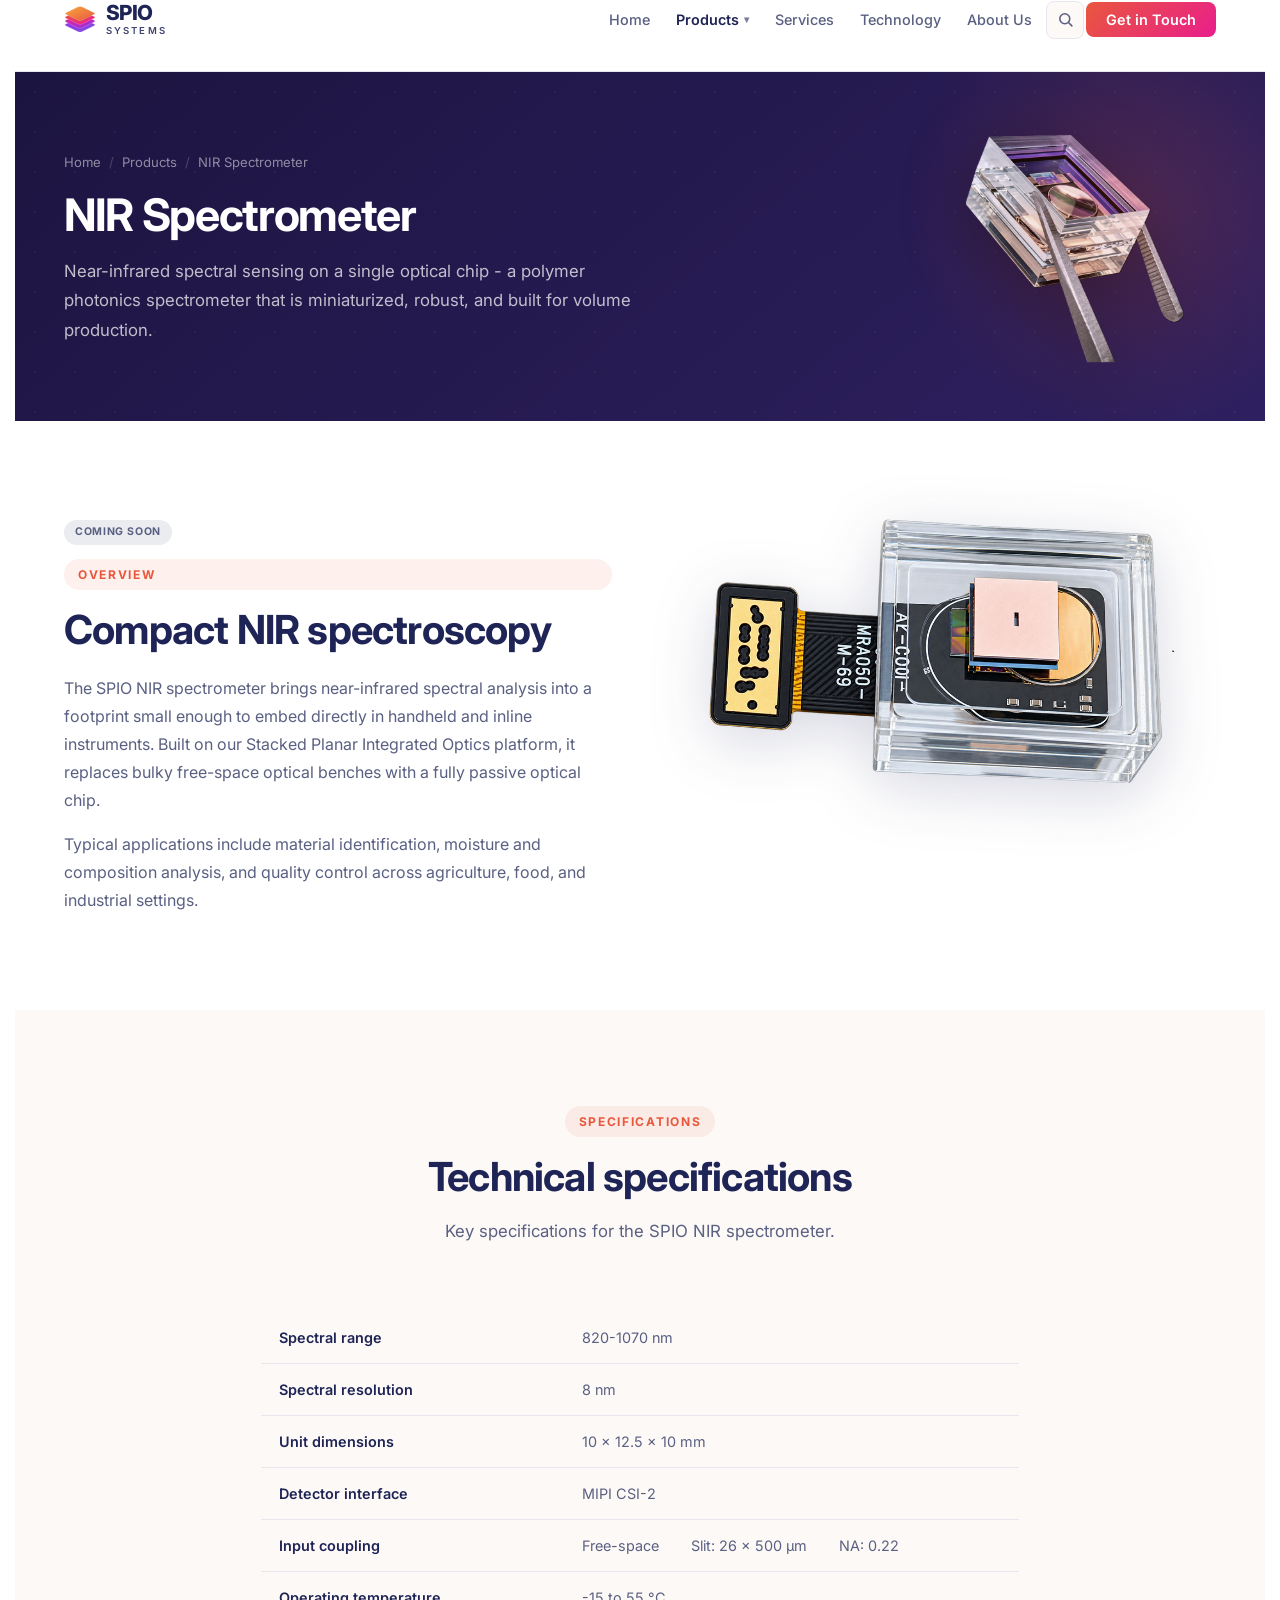
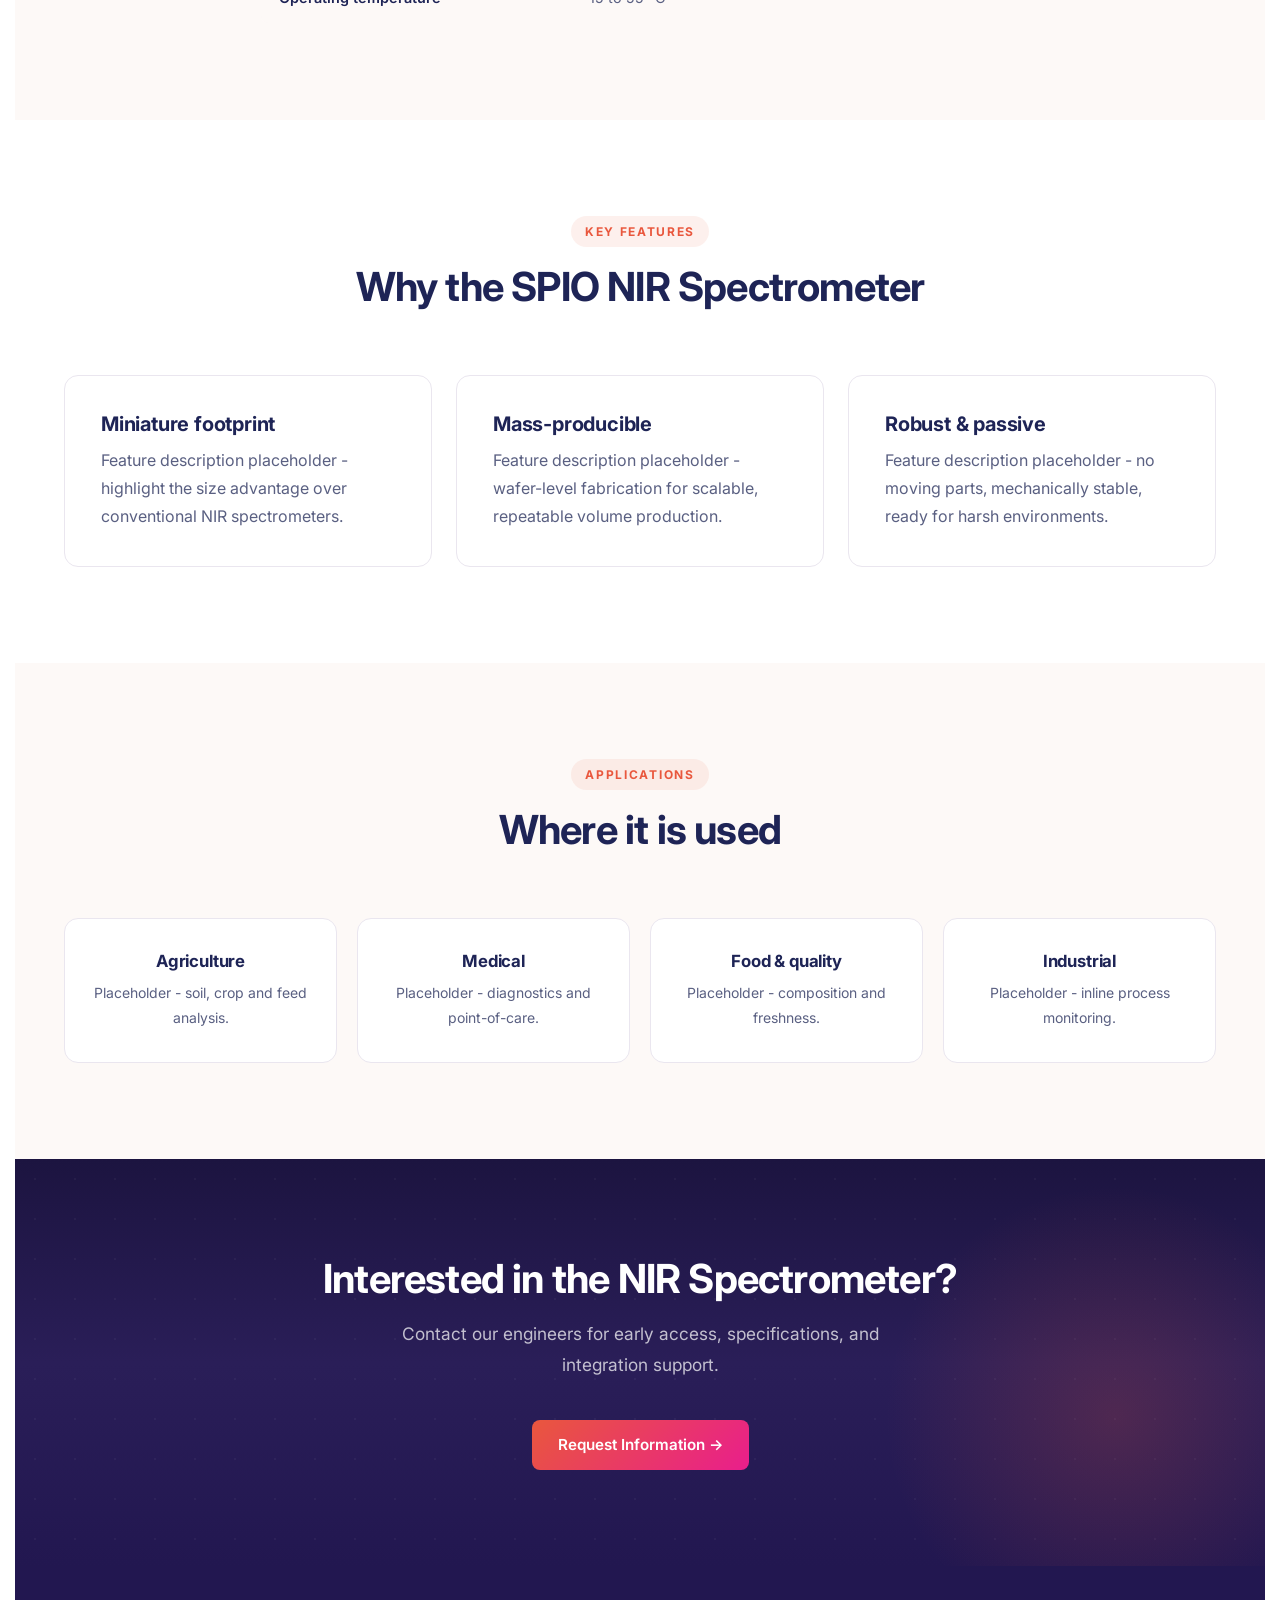
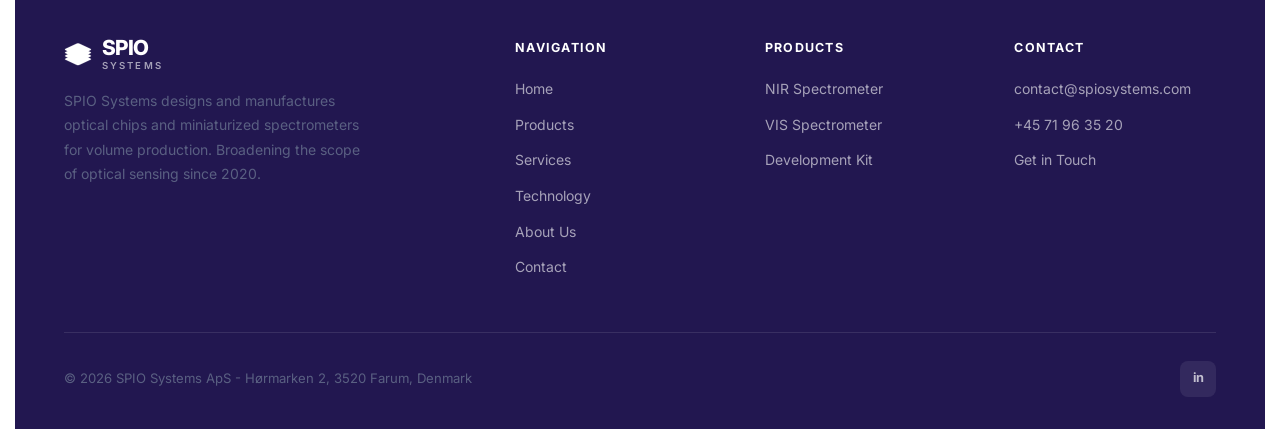
<file: product-nir-spectrometer.html>
<!DOCTYPE html>
<html lang="en">
<head>
  <meta charset="UTF-8">
  <meta name="viewport" content="width=device-width, initial-scale=1.0">
  <title>NIR Spectrometer Chip - Miniaturized Optics | SPIO Systems</title>
  <meta name="description" content="A near-infrared (NIR) spectrometer miniaturized onto an optical chip - compact spectral sensing from SPIO Systems, built for volume production.">
  <meta name="keywords" content="NIR spectrometer, spectrometer chip, near-infrared, miniaturize optics, chip, volume production">
  <link rel="canonical" href="https://spiosystems.com/product-nir-spectrometer.html">
  <meta property="og:site_name" content="SPIO Systems">
  <meta property="og:type" content="website">
  <meta property="og:title" content="NIR Spectrometer Chip - Miniaturized Optics | SPIO Systems">
  <meta property="og:description" content="A near-infrared (NIR) spectrometer miniaturized onto an optical chip - compact spectral sensing from SPIO Systems, built for volume production.">
  <meta property="og:url" content="https://spiosystems.com/product-nir-spectrometer.html">
  <meta property="og:image" content="https://spiosystems.com/images/og-image.png">
  <meta property="og:image:width" content="1200">
  <meta property="og:image:height" content="630">
  <meta name="twitter:image" content="https://spiosystems.com/images/og-image.png">
  <meta name="twitter:card" content="summary_large_image">
  <link rel="icon" type="image/svg+xml" href="icon.svg">
  <link rel="preconnect" href="https://fonts.googleapis.com">
  <link rel="preconnect" href="https://fonts.gstatic.com" crossorigin>
  <link href="https://fonts.googleapis.com/css2?family=Inter:wght@400;500;600;700;800&display=swap" rel="stylesheet">
  <link rel="stylesheet" href="styles.css">
  <script type="application/ld+json">
  {"@context":"https://schema.org","@type":"BreadcrumbList","itemListElement":[{"@type":"ListItem","position":1,"name":"Home","item":"https://spiosystems.com/"},{"@type":"ListItem","position":2,"name":"Products","item":"https://spiosystems.com/products.html"},{"@type":"ListItem","position":3,"name":"NIR Spectrometer","item":"https://spiosystems.com/product-nir-spectrometer.html"}]}
  </script>
</head>
<body>

  <nav>
    <div class="container">
      <div class="nav-inner">
        <a href="index.html" class="nav-logo">
          <img src="icon.svg" alt="" class="logo-icon">
          <div class="logo-wordmark">
            <span class="logo-spio">SPIO</span>
            <span class="logo-systems">SYSTEMS</span>
          </div>
        </a>
        <ul class="nav-links" id="nav-links">
          <li><a href="index.html">Home</a></li>
          <li class="nav-dropdown">
            <a href="products.html" class="nav-dropdown-toggle active">Products <span class="nav-caret">&#9662;</span></a>
            <div class="nav-dropdown-menu">
              <a href="products.html" class="menu-head">All Products</a>
              <a href="product-nir-spectrometer.html">NIR Spectrometer</a>
              <a href="product-vis-spectrometer.html">VIS Spectrometer</a>
              <a href="product-development-kit.html">Spectrometer Development Kit</a>
            </div>
          </li>
          <li><a href="services.html">Services</a></li>
          <li><a href="technology.html">Technology</a></li>
          <li><a href="about.html">About Us</a></li>
          <li>
            <button class="nav-search-btn" id="nav-search-btn" aria-label="Search" title="Search (press /)">
              <svg viewBox="0 0 24 24" fill="none" stroke="currentColor" stroke-width="2.2" stroke-linecap="round" stroke-linejoin="round"><circle cx="11" cy="11" r="7"></circle><line x1="21" y1="21" x2="16.65" y2="16.65"></line></svg>
            </button>
          </li>
          <li><a href="contact.html" class="nav-cta">Get in Touch</a></li>
        </ul>
        <button class="nav-toggle" id="nav-toggle" aria-label="Toggle menu">
          <span></span><span></span><span></span>
        </button>
      </div>
    </div>
  </nav>

  <!-- PAGE HERO -->
  <section class="page-hero">
    <img src="images/chip-tweezers.png" width="1000" height="724" loading="lazy" alt="" class="page-hero-photo">
    <div class="container">
      <div class="page-hero-content">
        <div class="breadcrumb">
          <a href="index.html">Home</a>
          <span class="breadcrumb-sep">/</span>
          <a href="products.html">Products</a>
          <span class="breadcrumb-sep">/</span>
          <span>NIR Spectrometer</span>
        </div>
        <h1>NIR Spectrometer</h1>
        <p>Near-infrared spectral sensing on a single optical chip - a polymer photonics spectrometer that is miniaturized, robust, and built for volume production.</p>
      </div>
    </div>
  </section>

  <!-- OVERVIEW -->
  <section class="section">
    <div class="container">
      <div class="two-col" style="gap:56px; align-items:start;">
        <div>
          <span class="badge-soon">Coming Soon</span>
          <span class="eyebrow" style="display:block; margin-bottom:16px;">Overview</span>
          <h2 style="margin-bottom:20px;">Compact NIR spectroscopy</h2>
          <p style="margin-bottom:16px;">The SPIO NIR spectrometer brings near-infrared spectral analysis into a footprint small enough to embed directly in handheld and inline instruments. Built on our Stacked Planar Integrated Optics platform, it replaces bulky free-space optical benches with a fully passive optical chip.</p>
          <p>Typical applications include material identification, moisture and composition analysis, and quality control across agriculture, food, and industrial settings.</p>
        </div>

        <div>
          <img src="images/module-flex.png" width="1000" height="492" loading="lazy" alt="SPIO NIR spectrometer chip module" style="width:100%; height:auto; filter:drop-shadow(0 14px 30px rgba(30,36,86,0.18));">
        </div>
      </div>
    </div>
  </section>

  <!-- SPECIFICATIONS -->
  <section class="section section-alt">
    <div class="container">
      <div class="section-header">
        <span class="eyebrow">Specifications</span>
        <h2>Technical specifications</h2>
        <p>Key specifications for the SPIO NIR spectrometer.</p>
      </div>
      <div style="max-width:760px; margin:0 auto;">
        <table class="spec-table">
          <tr><th>Spectral range</th><td>820-1070 nm</td></tr>
          <tr><th>Spectral resolution</th><td>8 nm</td></tr>
          <tr><th>Unit dimensions</th><td>10 &times; 12.5 &times; 10 mm</td></tr>
          <tr><th>Detector interface</th><td>MIPI CSI-2</td></tr>
          <tr><th>Input coupling</th><td>
            <div style="display:flex; gap:32px; flex-wrap:wrap;">
              <span>Free-space</span>
              <span>Slit: 26 &times; 500 &micro;m</span>
              <span>NA: 0.22</span>
            </div>
          </td></tr>
          <tr><th>Operating temperature</th><td>-15 to 55 &deg;C</td></tr>
        </table>
      </div>
    </div>
  </section>

  <!-- KEY FEATURES -->
  <section class="section">
    <div class="container">
      <div class="section-header">
        <span class="eyebrow">Key Features</span>
        <h2>Why the SPIO NIR Spectrometer</h2>
      </div>
      <div class="grid-3">
        <div class="card">
          <h3>Miniature footprint</h3>
          <p>Feature description placeholder - highlight the size advantage over conventional NIR spectrometers.</p>
        </div>
        <div class="card">
          <h3>Mass-producible</h3>
          <p>Feature description placeholder - wafer-level fabrication for scalable, repeatable volume production.</p>
        </div>
        <div class="card">
          <h3>Robust &amp; passive</h3>
          <p>Feature description placeholder - no moving parts, mechanically stable, ready for harsh environments.</p>
        </div>
      </div>
    </div>
  </section>

  <!-- APPLICATIONS -->
  <section class="section section-alt">
    <div class="container">
      <div class="section-header">
        <span class="eyebrow">Applications</span>
        <h2>Where it is used</h2>
      </div>
      <div class="grid-4">
        <div class="card" style="text-align:center; padding:32px 24px;">
          <h3 style="font-size:1.05rem;">Agriculture</h3>
          <p style="font-size:0.875rem;">Placeholder - soil, crop and feed analysis.</p>
        </div>
        <div class="card" style="text-align:center; padding:32px 24px;">
          <h3 style="font-size:1.05rem;">Medical</h3>
          <p style="font-size:0.875rem;">Placeholder - diagnostics and point-of-care.</p>
        </div>
        <div class="card" style="text-align:center; padding:32px 24px;">
          <h3 style="font-size:1.05rem;">Food &amp; quality</h3>
          <p style="font-size:0.875rem;">Placeholder - composition and freshness.</p>
        </div>
        <div class="card" style="text-align:center; padding:32px 24px;">
          <h3 style="font-size:1.05rem;">Industrial</h3>
          <p style="font-size:0.875rem;">Placeholder - inline process monitoring.</p>
        </div>
      </div>
    </div>
  </section>

  <!-- CTA -->
  <section class="cta-section">
    <div class="container">
      <div class="cta-inner">
        <h2>Interested in the NIR Spectrometer?</h2>
        <p>Contact our engineers for early access, specifications, and integration support.</p>
        <a href="mailto:contact@spiosystems.com?subject=NIR%20Spectrometer%20inquiry" class="btn btn-primary">Request Information &rarr;</a>
      </div>
    </div>
  </section>

  <!-- FOOTER -->
  <footer>
    <div class="container">
      <div class="footer-grid">
        <div class="footer-brand-col">
          <a href="index.html" class="footer-logo">
            <img src="icon.svg" alt="" style="width:28px;height:auto;filter:brightness(0) invert(1);">
            <div class="logo-wordmark">
              <span class="logo-spio">SPIO</span>
              <span class="logo-systems">SYSTEMS</span>
            </div>
          </a>
          <p>SPIO Systems designs and manufactures optical chips and miniaturized spectrometers for volume production. Broadening the scope of optical sensing since 2020.</p>
        </div>
        <div class="footer-col">
          <h5>Navigation</h5>
          <ul>
            <li><a href="index.html">Home</a></li>
            <li><a href="products.html">Products</a></li>
            <li><a href="services.html">Services</a></li>
            <li><a href="technology.html">Technology</a></li>
            <li><a href="about.html">About Us</a></li>
            <li><a href="contact.html">Contact</a></li>
          </ul>
        </div>
        <div class="footer-col">
          <h5>Products</h5>
          <ul>
            <li><a href="product-nir-spectrometer.html">NIR Spectrometer</a></li>
            <li><a href="product-vis-spectrometer.html">VIS Spectrometer</a></li>
            <li><a href="product-development-kit.html">Development Kit</a></li>
          </ul>
        </div>
        <div class="footer-col">
          <h5>Contact</h5>
          <ul>
            <li><a href="mailto:contact@spiosystems.com">contact@spiosystems.com</a></li>
            <li><a href="tel:+4571963520">+45 71 96 35 20</a></li>
            <li><a href="contact.html">Get in Touch</a></li>
          </ul>
        </div>
      </div>
      <div class="footer-bottom">
        <p>&copy; 2026 SPIO Systems ApS - H&oslash;rmarken 2, 3520 Farum, Denmark</p>
        <div class="social-links">
          <a href="https://www.linkedin.com/company/spio-systems" target="_blank" rel="noopener" class="social-link" aria-label="LinkedIn">in</a>
        </div>
      </div>
    </div>
  </footer>

  <script>
    const toggle = document.getElementById('nav-toggle');
    const links = document.getElementById('nav-links');
    toggle.addEventListener('click', () => links.classList.toggle('open'));
  </script>
  <script src="search.js"></script>
</body>
</html>
</file>
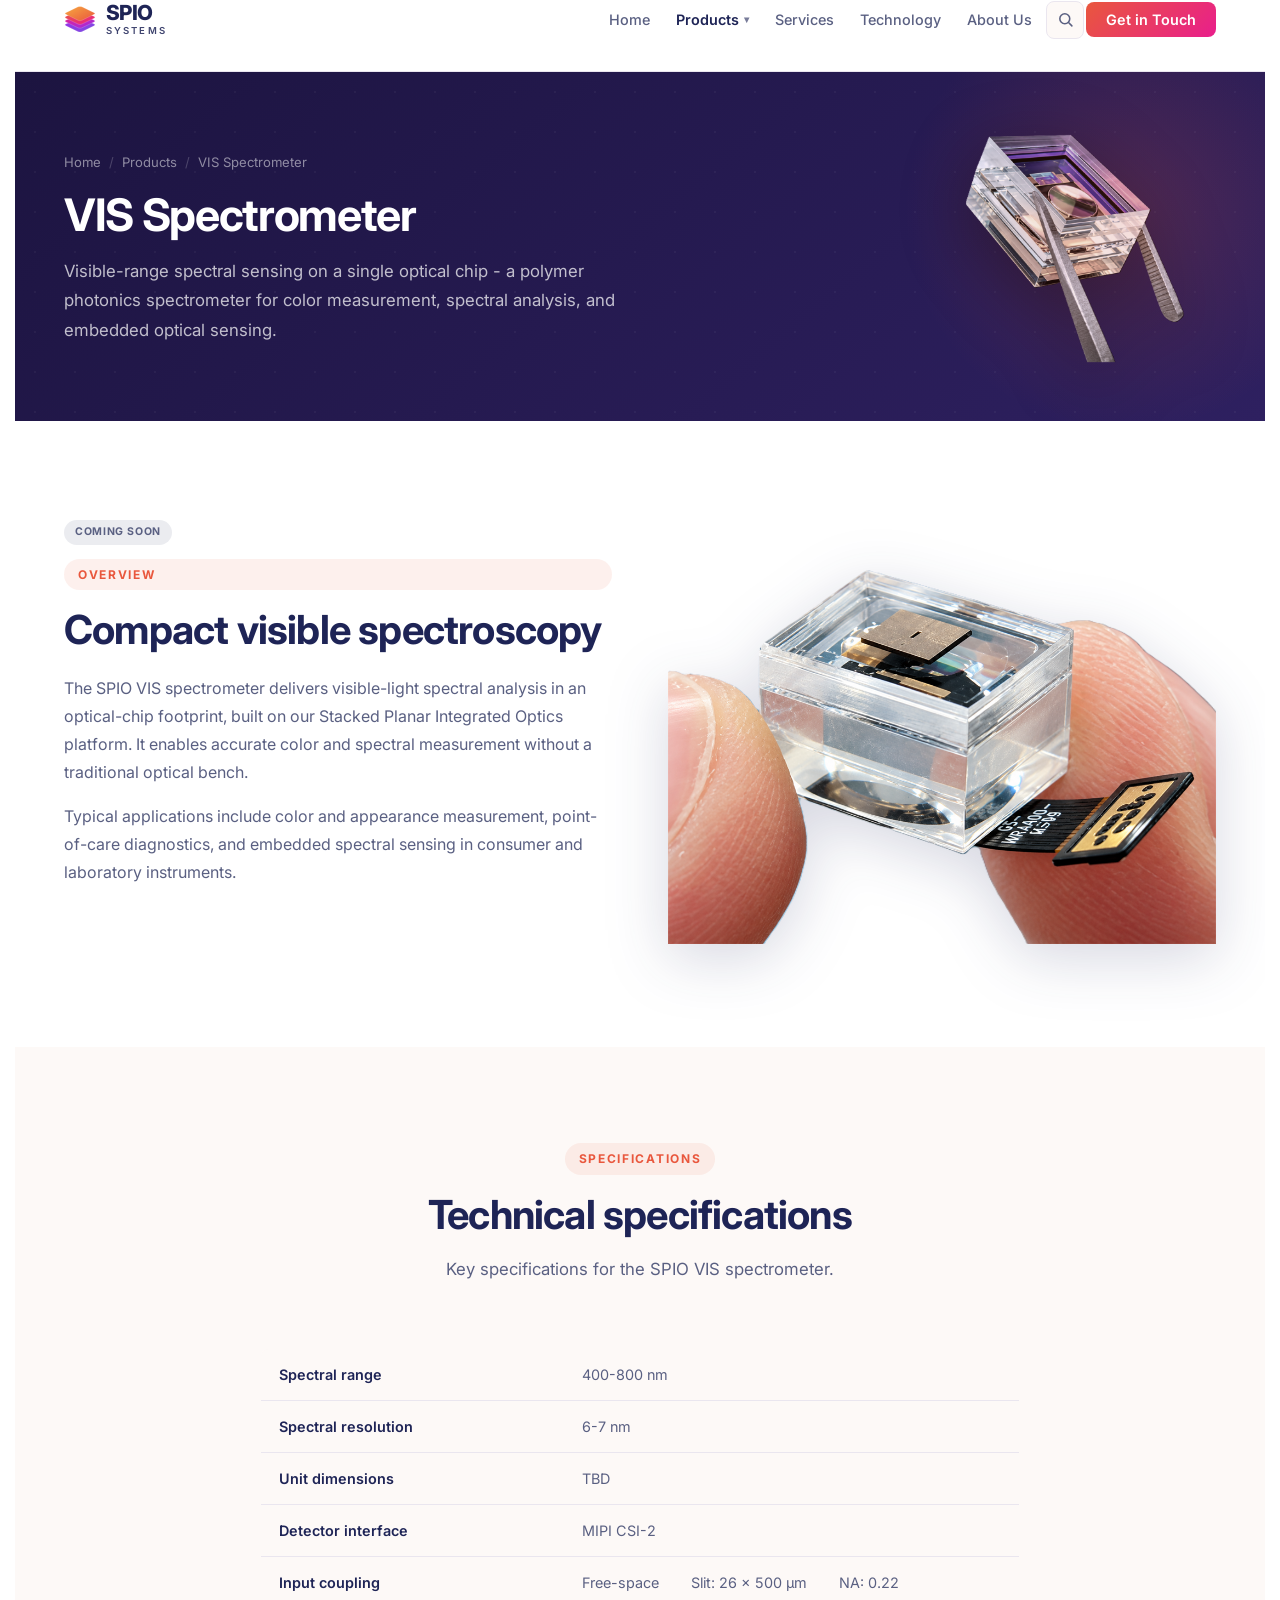
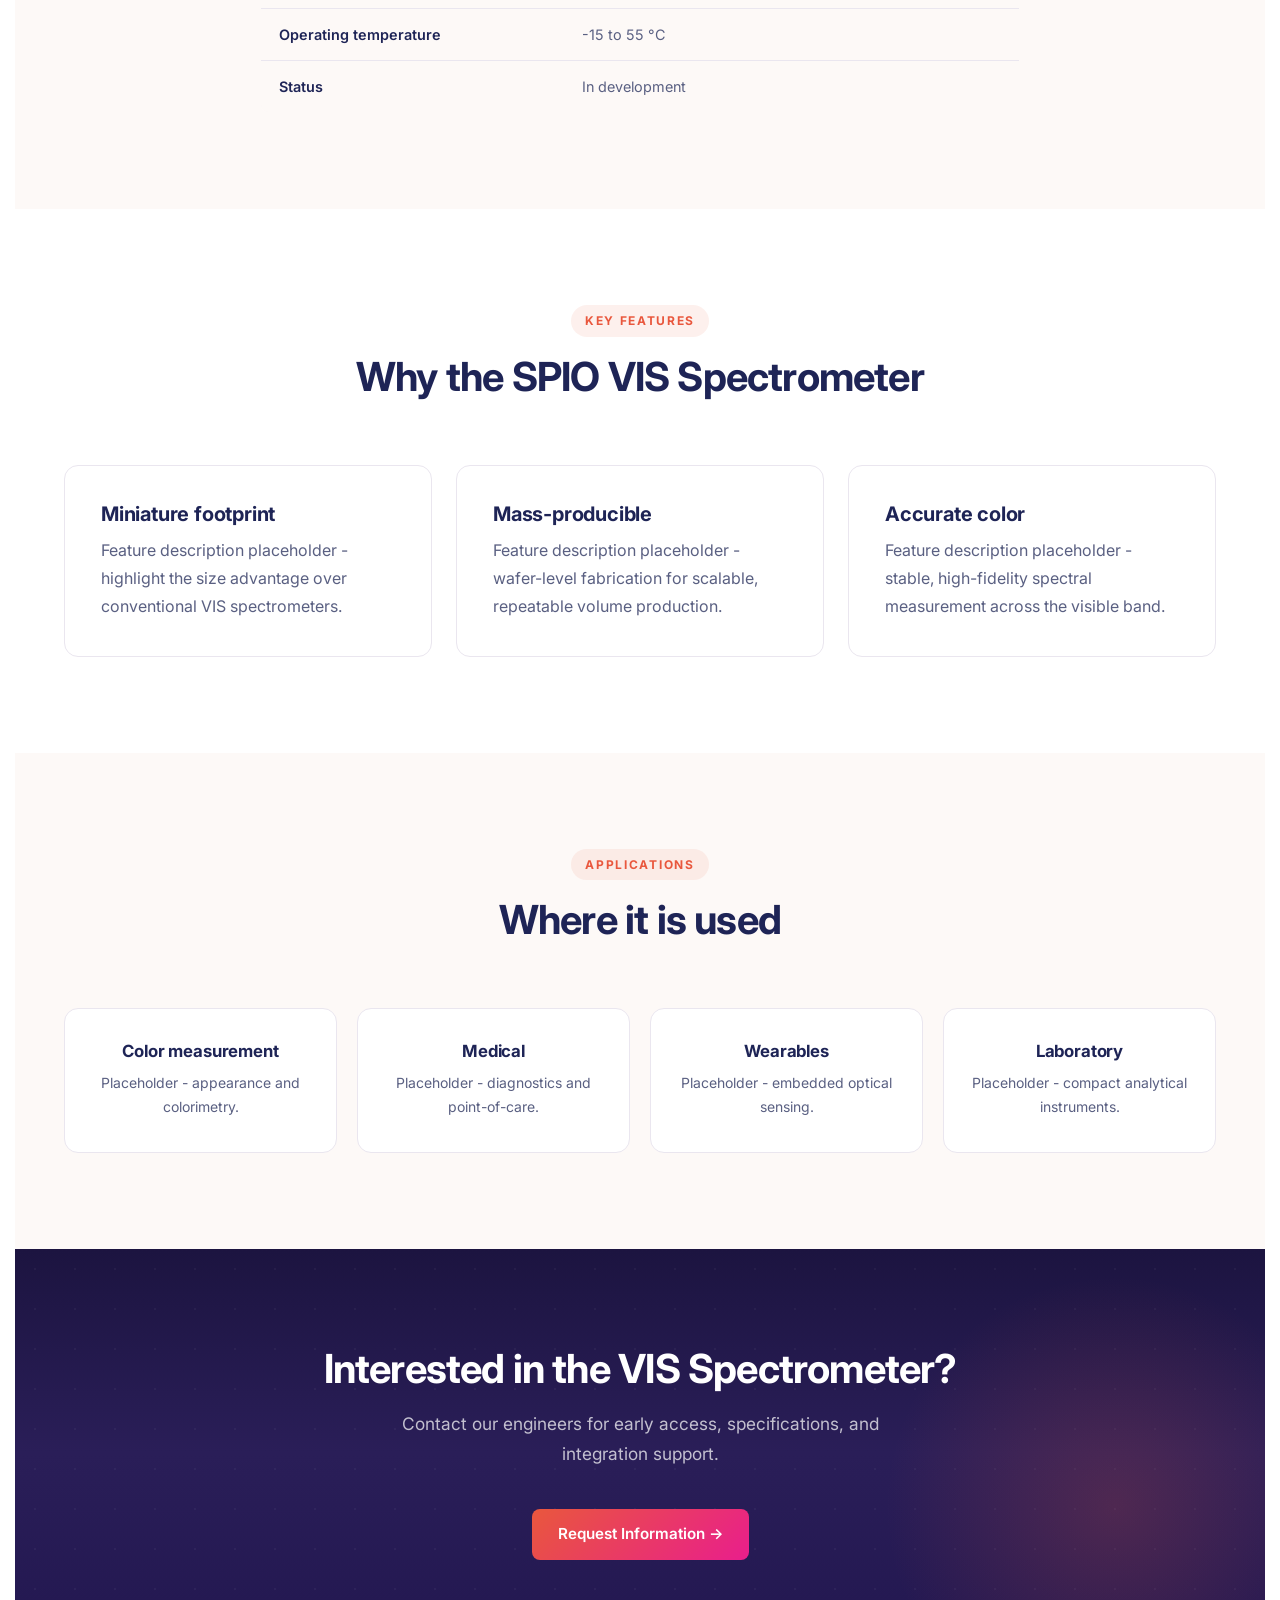
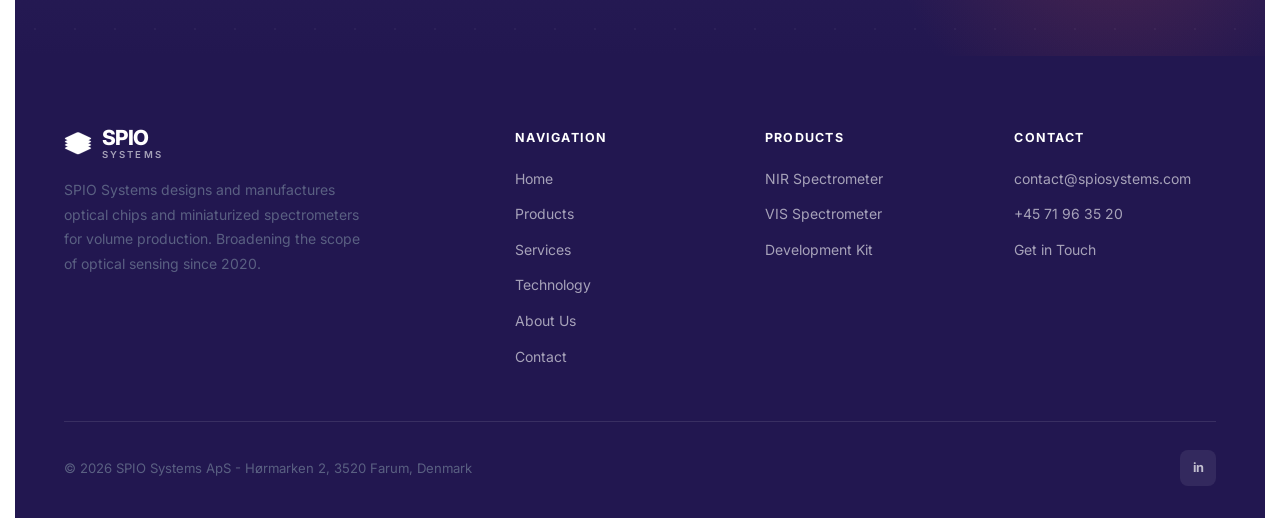
<file: product-vis-spectrometer.html>
<!DOCTYPE html>
<html lang="en">
<head>
  <meta charset="UTF-8">
  <meta name="viewport" content="width=device-width, initial-scale=1.0">
  <title>VIS Spectrometer Chip - Miniaturized Optics | SPIO Systems</title>
  <meta name="description" content="A visible-range (VIS) spectrometer miniaturized onto an optical chip - compact color and spectral analysis from SPIO Systems, built for volume production.">
  <meta name="keywords" content="VIS spectrometer, spectrometer chip, visible spectrometer, miniaturize optics, chip, volume production">
  <link rel="canonical" href="https://spiosystems.com/product-vis-spectrometer.html">
  <meta property="og:site_name" content="SPIO Systems">
  <meta property="og:type" content="website">
  <meta property="og:title" content="VIS Spectrometer Chip - Miniaturized Optics | SPIO Systems">
  <meta property="og:description" content="A visible-range (VIS) spectrometer miniaturized onto an optical chip - compact color and spectral analysis from SPIO Systems, built for volume production.">
  <meta property="og:url" content="https://spiosystems.com/product-vis-spectrometer.html">
  <meta property="og:image" content="https://spiosystems.com/images/og-image.png">
  <meta property="og:image:width" content="1200">
  <meta property="og:image:height" content="630">
  <meta name="twitter:image" content="https://spiosystems.com/images/og-image.png">
  <meta name="twitter:card" content="summary_large_image">
  <link rel="icon" type="image/svg+xml" href="icon.svg">
  <link rel="preconnect" href="https://fonts.googleapis.com">
  <link rel="preconnect" href="https://fonts.gstatic.com" crossorigin>
  <link href="https://fonts.googleapis.com/css2?family=Inter:wght@400;500;600;700;800&display=swap" rel="stylesheet">
  <link rel="stylesheet" href="styles.css">
  <script type="application/ld+json">
  {"@context":"https://schema.org","@type":"BreadcrumbList","itemListElement":[{"@type":"ListItem","position":1,"name":"Home","item":"https://spiosystems.com/"},{"@type":"ListItem","position":2,"name":"Products","item":"https://spiosystems.com/products.html"},{"@type":"ListItem","position":3,"name":"VIS Spectrometer","item":"https://spiosystems.com/product-vis-spectrometer.html"}]}
  </script>
</head>
<body>

  <nav>
    <div class="container">
      <div class="nav-inner">
        <a href="index.html" class="nav-logo">
          <img src="icon.svg" alt="" class="logo-icon">
          <div class="logo-wordmark">
            <span class="logo-spio">SPIO</span>
            <span class="logo-systems">SYSTEMS</span>
          </div>
        </a>
        <ul class="nav-links" id="nav-links">
          <li><a href="index.html">Home</a></li>
          <li class="nav-dropdown">
            <a href="products.html" class="nav-dropdown-toggle active">Products <span class="nav-caret">&#9662;</span></a>
            <div class="nav-dropdown-menu">
              <a href="products.html" class="menu-head">All Products</a>
              <a href="product-nir-spectrometer.html">NIR Spectrometer</a>
              <a href="product-vis-spectrometer.html">VIS Spectrometer</a>
              <a href="product-development-kit.html">Spectrometer Development Kit</a>
            </div>
          </li>
          <li><a href="services.html">Services</a></li>
          <li><a href="technology.html">Technology</a></li>
          <li><a href="about.html">About Us</a></li>
          <li>
            <button class="nav-search-btn" id="nav-search-btn" aria-label="Search" title="Search (press /)">
              <svg viewBox="0 0 24 24" fill="none" stroke="currentColor" stroke-width="2.2" stroke-linecap="round" stroke-linejoin="round"><circle cx="11" cy="11" r="7"></circle><line x1="21" y1="21" x2="16.65" y2="16.65"></line></svg>
            </button>
          </li>
          <li><a href="contact.html" class="nav-cta">Get in Touch</a></li>
        </ul>
        <button class="nav-toggle" id="nav-toggle" aria-label="Toggle menu">
          <span></span><span></span><span></span>
        </button>
      </div>
    </div>
  </nav>

  <!-- PAGE HERO -->
  <section class="page-hero">
    <img src="images/chip-tweezers.png" width="1000" height="724" loading="lazy" alt="" class="page-hero-photo">
    <div class="container">
      <div class="page-hero-content">
        <div class="breadcrumb">
          <a href="index.html">Home</a>
          <span class="breadcrumb-sep">/</span>
          <a href="products.html">Products</a>
          <span class="breadcrumb-sep">/</span>
          <span>VIS Spectrometer</span>
        </div>
        <h1>VIS Spectrometer</h1>
        <p>Visible-range spectral sensing on a single optical chip - a polymer photonics spectrometer for color measurement, spectral analysis, and embedded optical sensing.</p>
      </div>
    </div>
  </section>

  <!-- OVERVIEW -->
  <section class="section">
    <div class="container">
      <div class="two-col" style="gap:56px; align-items:start;">
        <div>
          <span class="badge-soon">Coming Soon</span>
          <span class="eyebrow" style="display:block; margin-bottom:16px;">Overview</span>
          <h2 style="margin-bottom:20px;">Compact visible spectroscopy</h2>
          <p style="margin-bottom:16px;">The SPIO VIS spectrometer delivers visible-light spectral analysis in an optical-chip footprint, built on our Stacked Planar Integrated Optics platform. It enables accurate color and spectral measurement without a traditional optical bench.</p>
          <p>Typical applications include color and appearance measurement, point-of-care diagnostics, and embedded spectral sensing in consumer and laboratory instruments.</p>
        </div>

        <div>
          <img src="images/module-inhand.png" width="1000" height="779" loading="lazy" alt="SPIO VIS spectrometer chip module" style="width:100%; height:auto; filter:drop-shadow(0 14px 30px rgba(30,36,86,0.18));">
        </div>
      </div>
    </div>
  </section>

  <!-- SPECIFICATIONS -->
  <section class="section section-alt">
    <div class="container">
      <div class="section-header">
        <span class="eyebrow">Specifications</span>
        <h2>Technical specifications</h2>
        <p>Key specifications for the SPIO VIS spectrometer.</p>
      </div>
      <div style="max-width:760px; margin:0 auto;">
        <table class="spec-table">
          <tr><th>Spectral range</th><td>400-800 nm</td></tr>
          <tr><th>Spectral resolution</th><td>6-7 nm</td></tr>
          <tr><th>Unit dimensions</th><td>TBD</td></tr>
          <tr><th>Detector interface</th><td>MIPI CSI-2</td></tr>
          <tr><th>Input coupling</th><td>
            <div style="display:flex; gap:32px; flex-wrap:wrap;">
              <span>Free-space</span>
              <span>Slit: 26 &times; 500 &micro;m</span>
              <span>NA: 0.22</span>
            </div>
          </td></tr>
          <tr><th>Operating temperature</th><td>-15 to 55 &deg;C</td></tr>
          <tr><th>Status</th><td>In development</td></tr>
        </table>
      </div>
    </div>
  </section>

  <!-- KEY FEATURES -->
  <section class="section">
    <div class="container">
      <div class="section-header">
        <span class="eyebrow">Key Features</span>
        <h2>Why the SPIO VIS Spectrometer</h2>
      </div>
      <div class="grid-3">
        <div class="card">
          <h3>Miniature footprint</h3>
          <p>Feature description placeholder - highlight the size advantage over conventional VIS spectrometers.</p>
        </div>
        <div class="card">
          <h3>Mass-producible</h3>
          <p>Feature description placeholder - wafer-level fabrication for scalable, repeatable volume production.</p>
        </div>
        <div class="card">
          <h3>Accurate color</h3>
          <p>Feature description placeholder - stable, high-fidelity spectral measurement across the visible band.</p>
        </div>
      </div>
    </div>
  </section>

  <!-- APPLICATIONS -->
  <section class="section section-alt">
    <div class="container">
      <div class="section-header">
        <span class="eyebrow">Applications</span>
        <h2>Where it is used</h2>
      </div>
      <div class="grid-4">
        <div class="card" style="text-align:center; padding:32px 24px;">
          <h3 style="font-size:1.05rem;">Color measurement</h3>
          <p style="font-size:0.875rem;">Placeholder - appearance and colorimetry.</p>
        </div>
        <div class="card" style="text-align:center; padding:32px 24px;">
          <h3 style="font-size:1.05rem;">Medical</h3>
          <p style="font-size:0.875rem;">Placeholder - diagnostics and point-of-care.</p>
        </div>
        <div class="card" style="text-align:center; padding:32px 24px;">
          <h3 style="font-size:1.05rem;">Wearables</h3>
          <p style="font-size:0.875rem;">Placeholder - embedded optical sensing.</p>
        </div>
        <div class="card" style="text-align:center; padding:32px 24px;">
          <h3 style="font-size:1.05rem;">Laboratory</h3>
          <p style="font-size:0.875rem;">Placeholder - compact analytical instruments.</p>
        </div>
      </div>
    </div>
  </section>

  <!-- CTA -->
  <section class="cta-section">
    <div class="container">
      <div class="cta-inner">
        <h2>Interested in the VIS Spectrometer?</h2>
        <p>Contact our engineers for early access, specifications, and integration support.</p>
        <a href="mailto:contact@spiosystems.com?subject=VIS%20Spectrometer%20inquiry" class="btn btn-primary">Request Information &rarr;</a>
      </div>
    </div>
  </section>

  <!-- FOOTER -->
  <footer>
    <div class="container">
      <div class="footer-grid">
        <div class="footer-brand-col">
          <a href="index.html" class="footer-logo">
            <img src="icon.svg" alt="" style="width:28px;height:auto;filter:brightness(0) invert(1);">
            <div class="logo-wordmark">
              <span class="logo-spio">SPIO</span>
              <span class="logo-systems">SYSTEMS</span>
            </div>
          </a>
          <p>SPIO Systems designs and manufactures optical chips and miniaturized spectrometers for volume production. Broadening the scope of optical sensing since 2020.</p>
        </div>
        <div class="footer-col">
          <h5>Navigation</h5>
          <ul>
            <li><a href="index.html">Home</a></li>
            <li><a href="products.html">Products</a></li>
            <li><a href="services.html">Services</a></li>
            <li><a href="technology.html">Technology</a></li>
            <li><a href="about.html">About Us</a></li>
            <li><a href="contact.html">Contact</a></li>
          </ul>
        </div>
        <div class="footer-col">
          <h5>Products</h5>
          <ul>
            <li><a href="product-nir-spectrometer.html">NIR Spectrometer</a></li>
            <li><a href="product-vis-spectrometer.html">VIS Spectrometer</a></li>
            <li><a href="product-development-kit.html">Development Kit</a></li>
          </ul>
        </div>
        <div class="footer-col">
          <h5>Contact</h5>
          <ul>
            <li><a href="mailto:contact@spiosystems.com">contact@spiosystems.com</a></li>
            <li><a href="tel:+4571963520">+45 71 96 35 20</a></li>
            <li><a href="contact.html">Get in Touch</a></li>
          </ul>
        </div>
      </div>
      <div class="footer-bottom">
        <p>&copy; 2026 SPIO Systems ApS - H&oslash;rmarken 2, 3520 Farum, Denmark</p>
        <div class="social-links">
          <a href="https://www.linkedin.com/company/spio-systems" target="_blank" rel="noopener" class="social-link" aria-label="LinkedIn">in</a>
        </div>
      </div>
    </div>
  </footer>

  <script>
    const toggle = document.getElementById('nav-toggle');
    const links = document.getElementById('nav-links');
    toggle.addEventListener('click', () => links.classList.toggle('open'));
  </script>
  <script src="search.js"></script>
</body>
</html>
</file>
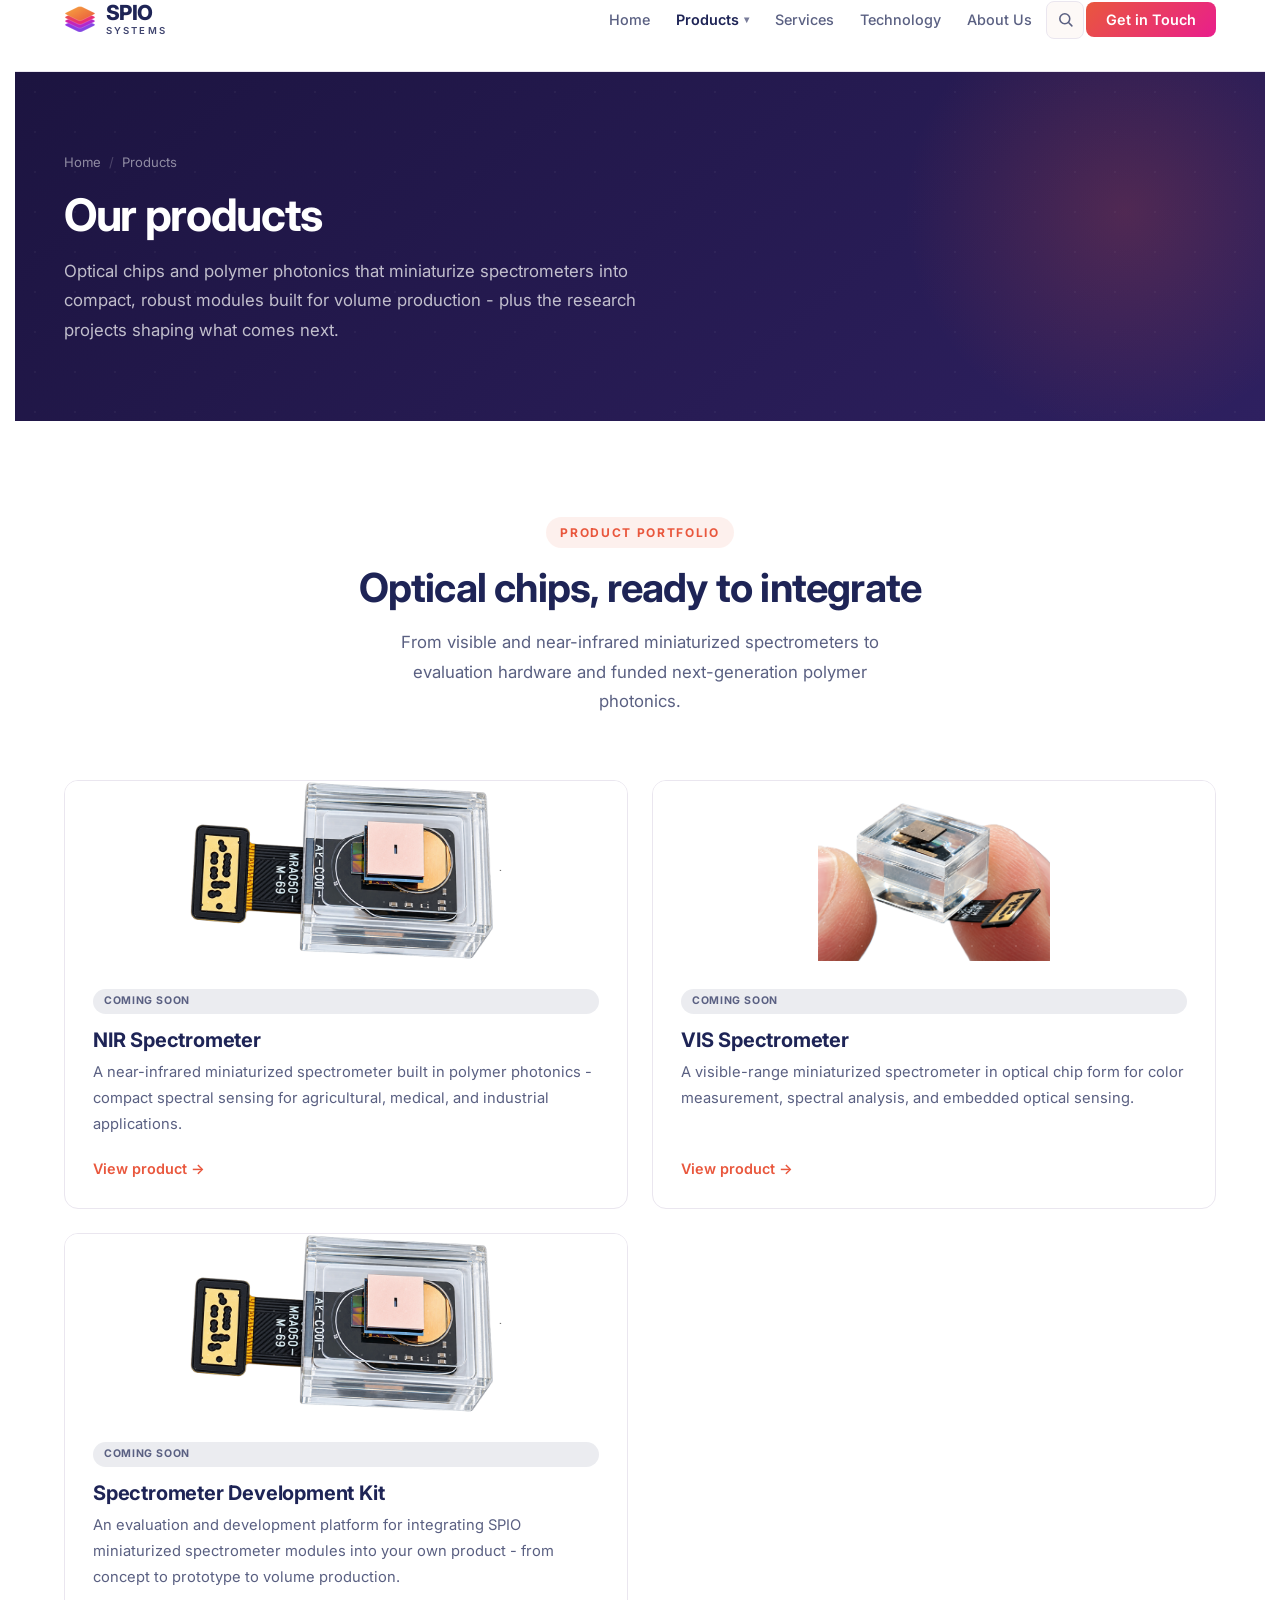
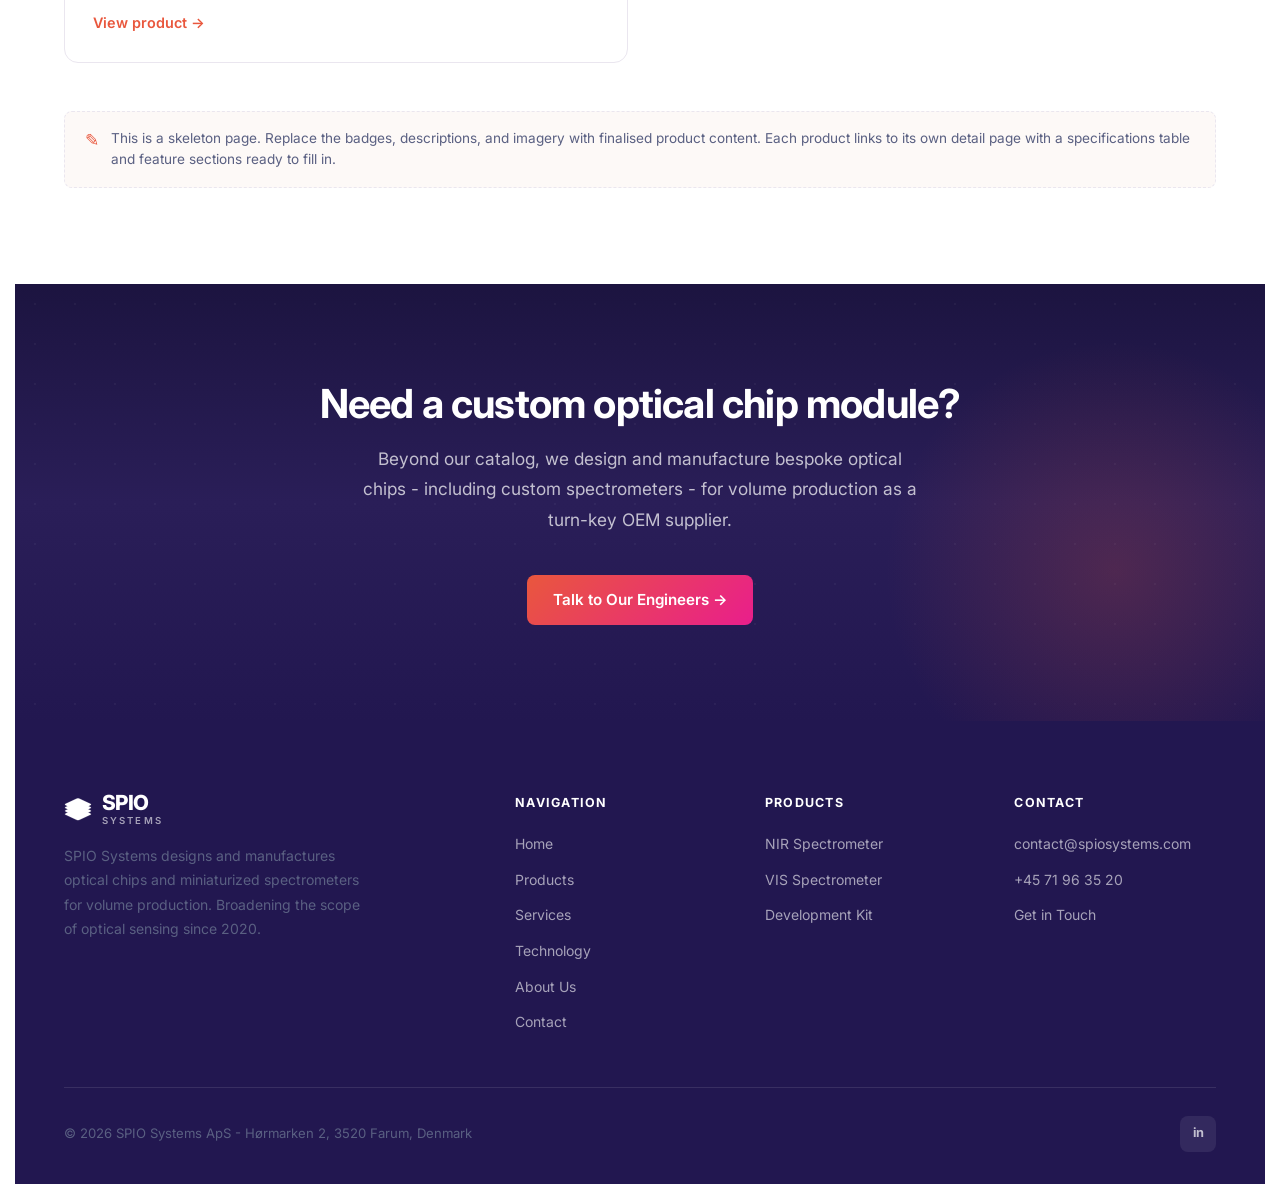
<file: products.html>
<!DOCTYPE html>
<html lang="en">
<head>
  <meta charset="UTF-8">
  <meta name="viewport" content="width=device-width, initial-scale=1.0">
  <title>Products - Spectrometer Chips &amp; Optical Modules | SPIO Systems</title>
  <meta name="description" content="NIR and VIS spectrometer chips and a development kit - miniaturized optics from SPIO Systems, built for volume production.">
  <meta name="keywords" content="spectrometer chip, NIR spectrometer, VIS spectrometer, development kit, miniaturize optics, volume production">
  <link rel="canonical" href="https://spiosystems.com/products.html">
  <meta property="og:site_name" content="SPIO Systems">
  <meta property="og:type" content="website">
  <meta property="og:title" content="Products - Spectrometer Chips &amp; Optical Modules | SPIO Systems">
  <meta property="og:description" content="NIR and VIS spectrometer chips and a development kit - miniaturized optics from SPIO Systems, built for volume production.">
  <meta property="og:url" content="https://spiosystems.com/products.html">
  <meta property="og:image" content="https://spiosystems.com/images/og-image.png">
  <meta property="og:image:width" content="1200">
  <meta property="og:image:height" content="630">
  <meta name="twitter:image" content="https://spiosystems.com/images/og-image.png">
  <meta name="twitter:card" content="summary_large_image">
  <link rel="icon" type="image/svg+xml" href="icon.svg">
  <link rel="preconnect" href="https://fonts.googleapis.com">
  <link rel="preconnect" href="https://fonts.gstatic.com" crossorigin>
  <link href="https://fonts.googleapis.com/css2?family=Inter:wght@400;500;600;700;800&display=swap" rel="stylesheet">
  <link rel="stylesheet" href="styles.css">
  <script type="application/ld+json">
  {"@context":"https://schema.org","@type":"BreadcrumbList","itemListElement":[{"@type":"ListItem","position":1,"name":"Home","item":"https://spiosystems.com/"},{"@type":"ListItem","position":2,"name":"Products","item":"https://spiosystems.com/products.html"}]}
  </script>
</head>
<body>

  <nav>
    <div class="container">
      <div class="nav-inner">
        <a href="index.html" class="nav-logo">
          <img src="icon.svg" alt="" class="logo-icon">
          <div class="logo-wordmark">
            <span class="logo-spio">SPIO</span>
            <span class="logo-systems">SYSTEMS</span>
          </div>
        </a>
        <ul class="nav-links" id="nav-links">
          <li><a href="index.html">Home</a></li>
          <li class="nav-dropdown">
            <a href="products.html" class="nav-dropdown-toggle active">Products <span class="nav-caret">&#9662;</span></a>
            <div class="nav-dropdown-menu">
              <a href="products.html" class="menu-head">All Products</a>
              <a href="product-nir-spectrometer.html">NIR Spectrometer</a>
              <a href="product-vis-spectrometer.html">VIS Spectrometer</a>
              <a href="product-development-kit.html">Spectrometer Development Kit</a>
            </div>
          </li>
          <li><a href="services.html">Services</a></li>
          <li><a href="technology.html">Technology</a></li>
          <li><a href="about.html">About Us</a></li>
          <li>
            <button class="nav-search-btn" id="nav-search-btn" aria-label="Search" title="Search (press /)">
              <svg viewBox="0 0 24 24" fill="none" stroke="currentColor" stroke-width="2.2" stroke-linecap="round" stroke-linejoin="round"><circle cx="11" cy="11" r="7"></circle><line x1="21" y1="21" x2="16.65" y2="16.65"></line></svg>
            </button>
          </li>
          <li><a href="contact.html" class="nav-cta">Get in Touch</a></li>
        </ul>
        <button class="nav-toggle" id="nav-toggle" aria-label="Toggle menu">
          <span></span><span></span><span></span>
        </button>
      </div>
    </div>
  </nav>

  <!-- PAGE HERO -->
  <section class="page-hero">
    <div class="container">
      <div class="page-hero-content">
        <div class="breadcrumb">
          <a href="index.html">Home</a>
          <span class="breadcrumb-sep">/</span>
          <span>Products</span>
        </div>
        <h1>Our products</h1>
        <p>Optical chips and polymer photonics that miniaturize spectrometers into compact, robust modules built for volume production - plus the research projects shaping what comes next.</p>
      </div>
    </div>
  </section>

  <!-- PRODUCT GRID -->
  <section class="section">
    <div class="container">
      <div class="section-header">
        <span class="eyebrow">Product Portfolio</span>
        <h2>Optical chips, ready to integrate</h2>
        <p>From visible and near-infrared miniaturized spectrometers to evaluation hardware and funded next-generation polymer photonics.</p>
      </div>

      <div class="product-grid">

        <!-- NIR Spectrometer -->
        <div class="product-card">
          <div class="product-card-media" style="background:#fff;"><img src="images/module-flex.png" width="1000" height="492" loading="lazy" alt="SPIO NIR spectrometer chip module" style="max-width:100%; max-height:100%; object-fit:contain;"></div>
          <div class="product-card-body">
            <span class="badge-soon">Coming Soon</span>
            <h3>NIR Spectrometer</h3>
            <p>A near-infrared miniaturized spectrometer built in polymer photonics - compact spectral sensing for agricultural, medical, and industrial applications.</p>
            <a href="product-nir-spectrometer.html" class="product-cta">View product &rarr;</a>
          </div>
        </div>

        <!-- VIS Spectrometer -->
        <div class="product-card">
          <div class="product-card-media" style="background:#fff;"><img src="images/module-inhand.png" width="1000" height="779" loading="lazy" alt="SPIO VIS spectrometer chip module" style="max-width:100%; max-height:100%; object-fit:contain;"></div>
          <div class="product-card-body">
            <span class="badge-soon">Coming Soon</span>
            <h3>VIS Spectrometer</h3>
            <p>A visible-range miniaturized spectrometer in optical chip form for color measurement, spectral analysis, and embedded optical sensing.</p>
            <a href="product-vis-spectrometer.html" class="product-cta">View product &rarr;</a>
          </div>
        </div>

        <!-- Development Kit -->
        <div class="product-card">
          <div class="product-card-media" style="background:#fff;"><img src="images/module-flex.png" width="1000" height="492" loading="lazy" alt="SPIO spectrometer development kit with optical chip module" style="max-width:100%; max-height:100%; object-fit:contain;"></div>
          <div class="product-card-body">
            <span class="badge-soon">Coming Soon</span>
            <h3>Spectrometer Development Kit</h3>
            <p>An evaluation and development platform for integrating SPIO miniaturized spectrometer modules into your own product - from concept to prototype to volume production.</p>
            <a href="product-development-kit.html" class="product-cta">View product &rarr;</a>
          </div>
        </div>


      </div>

      <div style="margin-top:48px;">
        <div class="placeholder-note">
          <span>This is a skeleton page. Replace the badges, descriptions, and imagery with finalised product content. Each product links to its own detail page with a specifications table and feature sections ready to fill in.</span>
        </div>
      </div>
    </div>
  </section>

  <!-- CTA -->
  <section class="cta-section">
    <div class="container">
      <div class="cta-inner">
        <h2>Need a custom optical chip module?</h2>
        <p>Beyond our catalog, we design and manufacture bespoke optical chips - including custom spectrometers - for volume production as a turn-key OEM supplier.</p>
        <a href="contact.html" class="btn btn-primary">Talk to Our Engineers &rarr;</a>
      </div>
    </div>
  </section>

  <!-- FOOTER -->
  <footer>
    <div class="container">
      <div class="footer-grid">
        <div class="footer-brand-col">
          <a href="index.html" class="footer-logo">
            <img src="icon.svg" alt="" style="width:28px;height:auto;filter:brightness(0) invert(1);">
            <div class="logo-wordmark">
              <span class="logo-spio">SPIO</span>
              <span class="logo-systems">SYSTEMS</span>
            </div>
          </a>
          <p>SPIO Systems designs and manufactures optical chips and miniaturized spectrometers for volume production. Broadening the scope of optical sensing since 2020.</p>
        </div>
        <div class="footer-col">
          <h5>Navigation</h5>
          <ul>
            <li><a href="index.html">Home</a></li>
            <li><a href="products.html">Products</a></li>
            <li><a href="services.html">Services</a></li>
            <li><a href="technology.html">Technology</a></li>
            <li><a href="about.html">About Us</a></li>
            <li><a href="contact.html">Contact</a></li>
          </ul>
        </div>
        <div class="footer-col">
          <h5>Products</h5>
          <ul>
            <li><a href="product-nir-spectrometer.html">NIR Spectrometer</a></li>
            <li><a href="product-vis-spectrometer.html">VIS Spectrometer</a></li>
            <li><a href="product-development-kit.html">Development Kit</a></li>
          </ul>
        </div>
        <div class="footer-col">
          <h5>Contact</h5>
          <ul>
            <li><a href="mailto:contact@spiosystems.com">contact@spiosystems.com</a></li>
            <li><a href="tel:+4571963520">+45 71 96 35 20</a></li>
            <li><a href="contact.html">Get in Touch</a></li>
          </ul>
        </div>
      </div>
      <div class="footer-bottom">
        <p>&copy; 2026 SPIO Systems ApS - H&oslash;rmarken 2, 3520 Farum, Denmark</p>
        <div class="social-links">
          <a href="https://www.linkedin.com/company/spio-systems" target="_blank" rel="noopener" class="social-link" aria-label="LinkedIn">in</a>
        </div>
      </div>
    </div>
  </footer>

  <script>
    const toggle = document.getElementById('nav-toggle');
    const links = document.getElementById('nav-links');
    toggle.addEventListener('click', () => links.classList.toggle('open'));
  </script>
  <script src="search.js"></script>
</body>
</html>
</file>
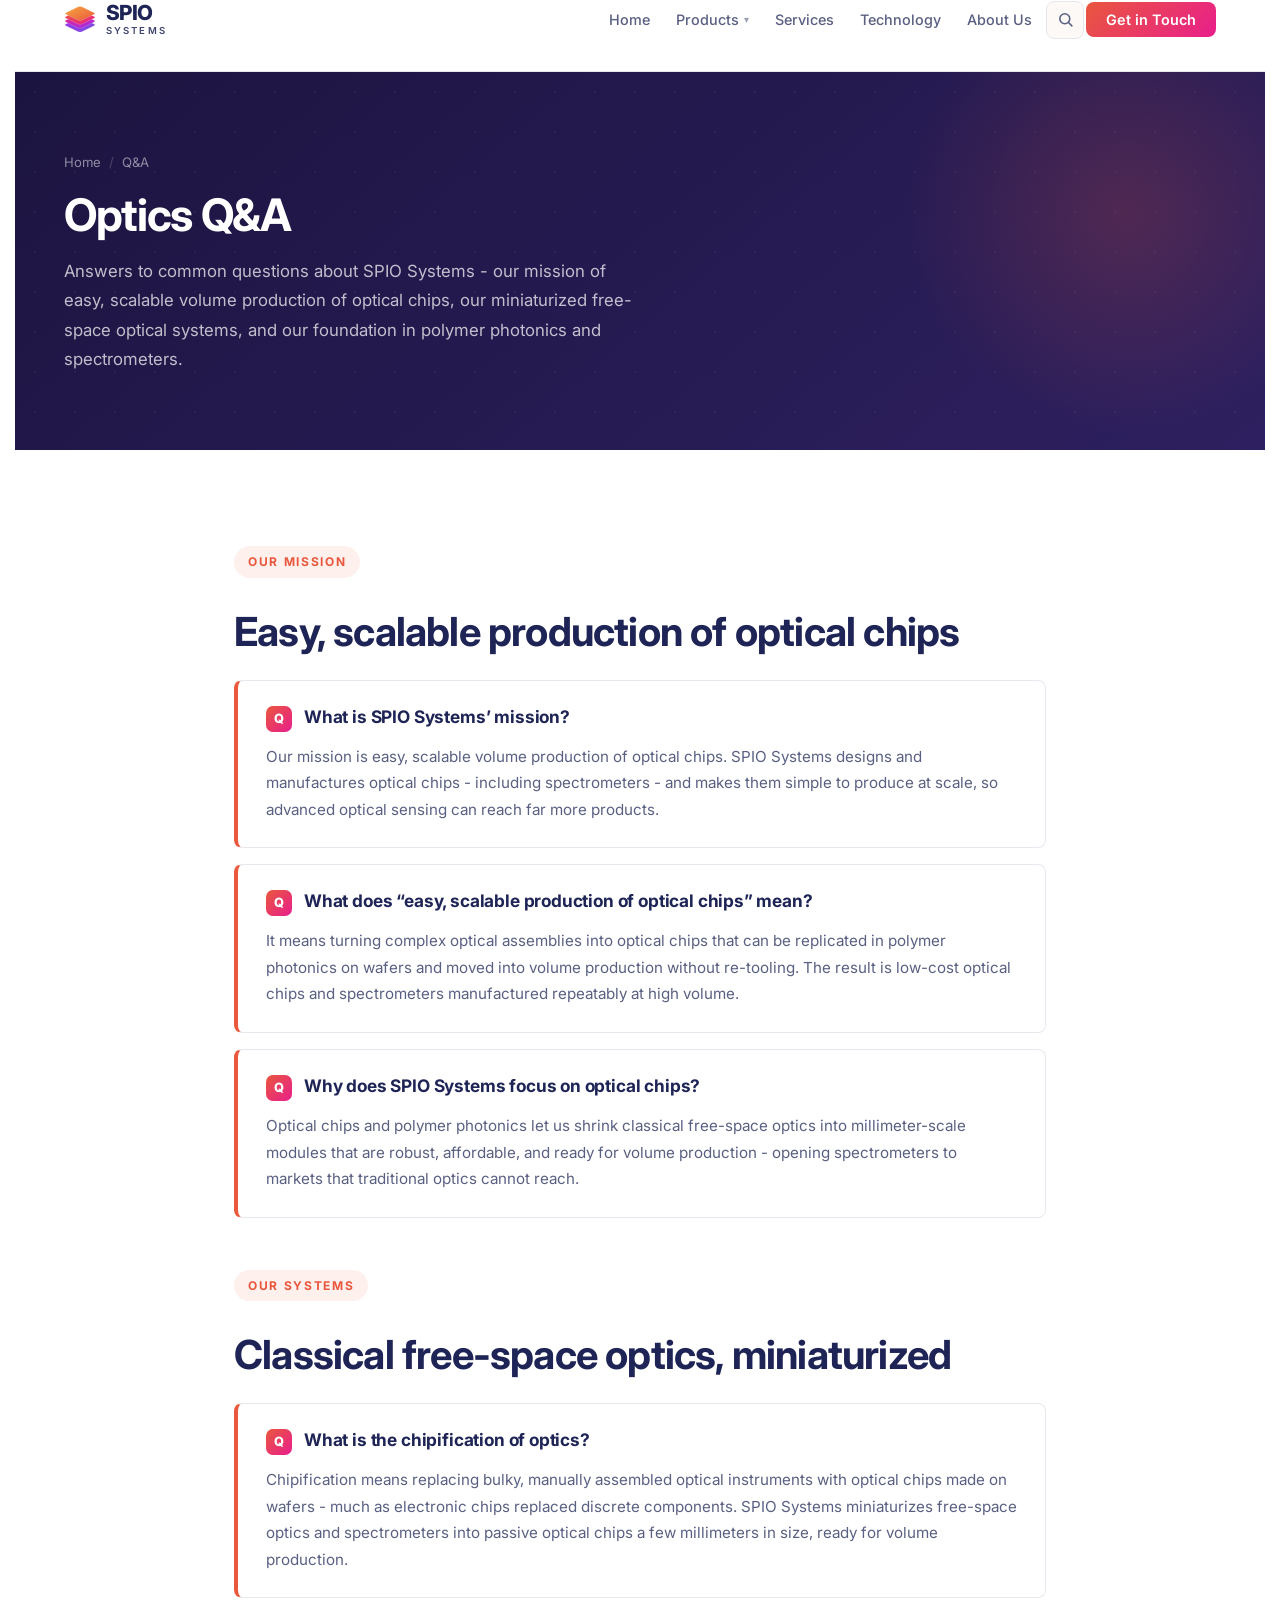
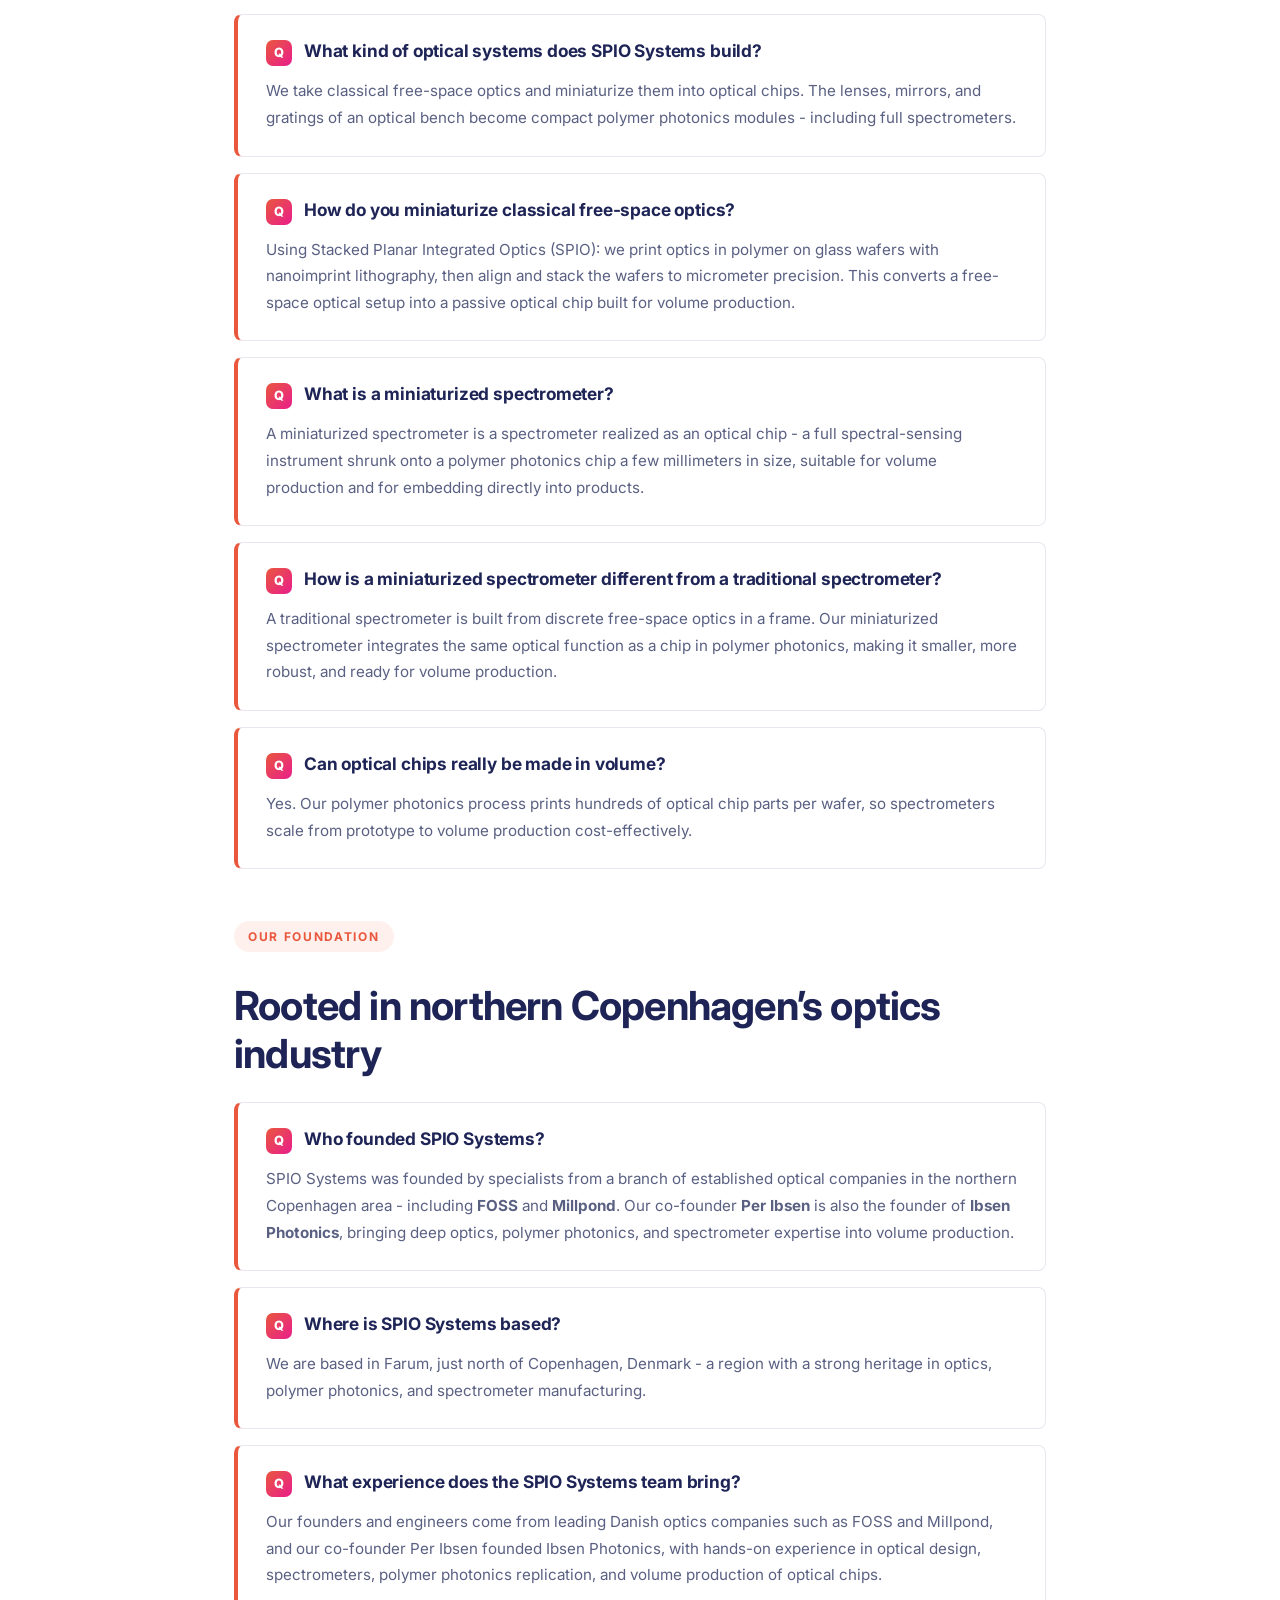
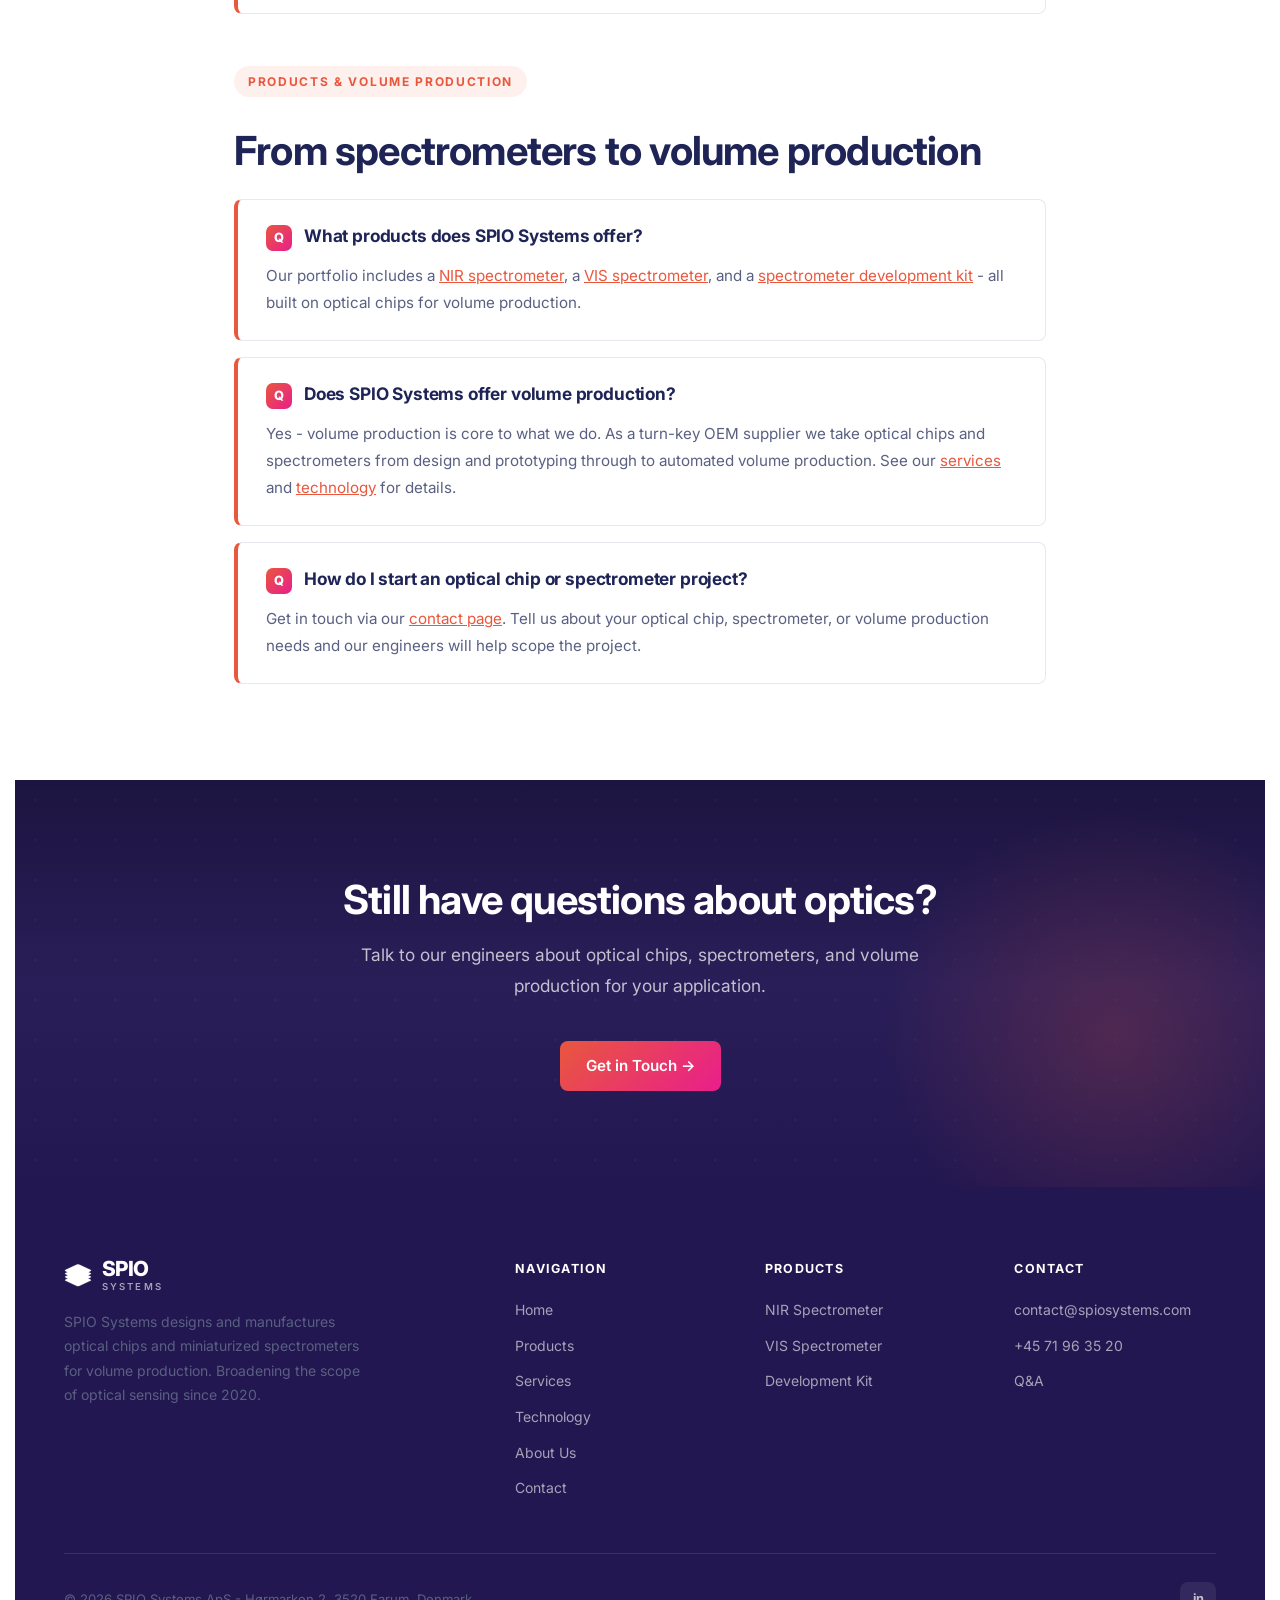
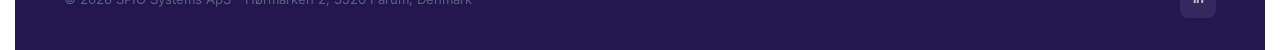
<file: qa.html>
<!DOCTYPE html>
<html lang="en">
<head>
  <meta charset="UTF-8">
  <meta name="viewport" content="width=device-width, initial-scale=1.0">
  <title>Q&amp;A - Optical Chips, Spectrometers &amp; Volume Production | SPIO</title>
  <meta name="description" content="Answers about SPIO Systems: how we miniaturize optics and spectrometers into chips, what chipification means, and how we reach volume production.">
  <meta name="keywords" content="chip, chipification, spectrometer, miniaturize, optics, volume production, free-space optics, SPIO Systems">
  <link rel="canonical" href="https://spiosystems.com/qa.html">
  <meta property="og:site_name" content="SPIO Systems">
  <meta property="og:type" content="website">
  <meta property="og:title" content="Q&amp;A - Optical Chips, Spectrometers &amp; Volume Production | SPIO">
  <meta property="og:description" content="Answers about SPIO Systems: how we miniaturize optics and spectrometers into chips, what chipification means, and how we reach volume production.">
  <meta property="og:url" content="https://spiosystems.com/qa.html">
  <meta property="og:image" content="https://spiosystems.com/images/og-image.png">
  <meta property="og:image:width" content="1200">
  <meta property="og:image:height" content="630">
  <meta name="twitter:image" content="https://spiosystems.com/images/og-image.png">
  <meta name="twitter:card" content="summary_large_image">
  <link rel="icon" type="image/svg+xml" href="icon.svg">
  <link rel="preconnect" href="https://fonts.googleapis.com">
  <link rel="preconnect" href="https://fonts.gstatic.com" crossorigin>
  <link href="https://fonts.googleapis.com/css2?family=Inter:wght@400;500;600;700;800&display=swap" rel="stylesheet">
  <link rel="stylesheet" href="styles.css">

  <!-- FAQ structured data for search engines -->
  <script type="application/ld+json">
  {
    "@context": "https://schema.org",
    "@type": "FAQPage",
    "mainEntity": [
      {"@type":"Question","name":"What is SPIO Systems' mission?","acceptedAnswer":{"@type":"Answer","text":"Our mission is easy, scalable volume production of optical chips. SPIO Systems designs and manufactures optical chips - including spectrometers - and makes them simple to produce at scale, so advanced optical sensing can reach far more products."}},
      {"@type":"Question","name":"What does easy, scalable production of optical chips mean?","acceptedAnswer":{"@type":"Answer","text":"It means turning complex optical assemblies into optical chips that can be replicated in polymer photonics on wafers and moved into volume production without re-tooling. The result is low-cost optical chips and spectrometers manufactured repeatably at high volume."}},
      {"@type":"Question","name":"Why does SPIO Systems focus on optical chips?","acceptedAnswer":{"@type":"Answer","text":"Optical chips and polymer photonics let us shrink classical free-space optics into millimeter-scale modules that are robust, affordable, and ready for volume production - opening spectrometers to markets that traditional optics cannot reach."}},
      {"@type":"Question","name":"What is the chipification of optics?","acceptedAnswer":{"@type":"Answer","text":"Chipification means replacing bulky, manually assembled optical instruments with optical chips made on wafers - much as electronic chips replaced discrete components. SPIO Systems miniaturizes free-space optics and spectrometers into passive optical chips a few millimeters in size, ready for volume production."}},
      {"@type":"Question","name":"What kind of optical systems does SPIO Systems build?","acceptedAnswer":{"@type":"Answer","text":"We take classical free-space optics and miniaturize them into optical chips. The lenses, mirrors, and gratings of an optical bench become compact polymer photonics modules - including full spectrometers."}},
      {"@type":"Question","name":"How do you miniaturize classical free-space optics?","acceptedAnswer":{"@type":"Answer","text":"Using Stacked Planar Integrated Optics (SPIO): we print optics in polymer on glass wafers with nanoimprint lithography, then align and stack the wafers to micrometer precision. This converts a free-space optical setup into a passive optical chip built for volume production."}},
      {"@type":"Question","name":"What is a miniaturized spectrometer?","acceptedAnswer":{"@type":"Answer","text":"A miniaturized spectrometer is a spectrometer realized as an optical chip - a full spectral-sensing instrument shrunk onto a polymer photonics chip a few millimeters in size, suitable for volume production and for embedding directly into products."}},
      {"@type":"Question","name":"How is a miniaturized spectrometer different from a traditional spectrometer?","acceptedAnswer":{"@type":"Answer","text":"A traditional spectrometer is built from discrete free-space optics in a frame. Our miniaturized spectrometer integrates the same optical function as a chip in polymer photonics, making it smaller, more robust, and ready for volume production."}},
      {"@type":"Question","name":"Can optical chips really be made in volume?","acceptedAnswer":{"@type":"Answer","text":"Yes. Our polymer photonics process prints hundreds of optical chip parts per wafer, so spectrometers scale from prototype to volume production cost-effectively."}},
      {"@type":"Question","name":"Who founded SPIO Systems?","acceptedAnswer":{"@type":"Answer","text":"SPIO Systems was founded by specialists from a branch of established optical companies in the northern Copenhagen area - including FOSS and Millpond. Our co-founder Per Ibsen is also the founder of Ibsen Photonics, bringing deep optics, polymer photonics, and spectrometer expertise into volume production."}},
      {"@type":"Question","name":"Where is SPIO Systems based?","acceptedAnswer":{"@type":"Answer","text":"We are based in Farum, just north of Copenhagen, Denmark - a region with a strong heritage in optics, polymer photonics, and spectrometer manufacturing."}},
      {"@type":"Question","name":"What experience does the SPIO Systems team bring?","acceptedAnswer":{"@type":"Answer","text":"Our founders and engineers come from leading Danish optics companies such as FOSS and Millpond, and our co-founder Per Ibsen founded Ibsen Photonics, with hands-on experience in optical design, spectrometers, polymer photonics replication, and volume production of optical chips."}},
      {"@type":"Question","name":"What products does SPIO Systems offer?","acceptedAnswer":{"@type":"Answer","text":"Our portfolio includes a NIR spectrometer, a VIS spectrometer, and a spectrometer development kit - all built on optical chips for volume production."}},
      {"@type":"Question","name":"Does SPIO Systems offer volume production?","acceptedAnswer":{"@type":"Answer","text":"Yes - volume production is core to what we do. As a turn-key OEM supplier we take optical chips and spectrometers from design and prototyping through to automated volume production."}},
      {"@type":"Question","name":"How do I start an optical chip or spectrometer project?","acceptedAnswer":{"@type":"Answer","text":"Get in touch via our contact page. Tell us about your optical chip, spectrometer, or volume production needs and our engineers will help scope the project."}}
    ]
  }
  </script>
  <script type="application/ld+json">
  {"@context":"https://schema.org","@type":"BreadcrumbList","itemListElement":[{"@type":"ListItem","position":1,"name":"Home","item":"https://spiosystems.com/"},{"@type":"ListItem","position":2,"name":"Q&A","item":"https://spiosystems.com/qa.html"}]}
  </script>
</head>
<body>

  <nav>
    <div class="container">
      <div class="nav-inner">
        <a href="index.html" class="nav-logo">
          <img src="icon.svg" alt="" class="logo-icon">
          <div class="logo-wordmark">
            <span class="logo-spio">SPIO</span>
            <span class="logo-systems">SYSTEMS</span>
          </div>
        </a>
        <ul class="nav-links" id="nav-links">
          <li><a href="index.html">Home</a></li>
          <li class="nav-dropdown">
            <a href="products.html" class="nav-dropdown-toggle">Products <span class="nav-caret">&#9662;</span></a>
            <div class="nav-dropdown-menu">
              <a href="products.html" class="menu-head">All Products</a>
              <a href="product-nir-spectrometer.html">NIR Spectrometer</a>
              <a href="product-vis-spectrometer.html">VIS Spectrometer</a>
              <a href="product-development-kit.html">Spectrometer Development Kit</a>
            </div>
          </li>
          <li><a href="services.html">Services</a></li>
          <li><a href="technology.html">Technology</a></li>
          <li><a href="about.html">About Us</a></li>
          <li>
            <button class="nav-search-btn" id="nav-search-btn" aria-label="Search" title="Search (press /)">
              <svg viewBox="0 0 24 24" fill="none" stroke="currentColor" stroke-width="2.2" stroke-linecap="round" stroke-linejoin="round"><circle cx="11" cy="11" r="7"></circle><line x1="21" y1="21" x2="16.65" y2="16.65"></line></svg>
            </button>
          </li>
          <li><a href="contact.html" class="nav-cta">Get in Touch</a></li>
        </ul>
        <button class="nav-toggle" id="nav-toggle" aria-label="Toggle menu">
          <span></span><span></span><span></span>
        </button>
      </div>
    </div>
  </nav>

  <!-- PAGE HERO -->
  <section class="page-hero">
    <div class="container">
      <div class="page-hero-content">
        <div class="breadcrumb">
          <a href="index.html">Home</a>
          <span class="breadcrumb-sep">/</span>
          <span>Q&amp;A</span>
        </div>
        <h1>Optics Q&amp;A</h1>
        <p>Answers to common questions about SPIO Systems - our mission of easy, scalable volume production of optical chips, our miniaturized free-space optical systems, and our foundation in polymer photonics and spectrometers.</p>
      </div>
    </div>
  </section>

  <!-- Q&A -->
  <section class="section">
    <div class="container" style="max-width:860px;">

      <!-- MISSION -->
      <div class="faq-group">
        <span class="eyebrow">Our Mission</span>
        <h2 style="color:var(--text); margin-top:14px;">Easy, scalable production of optical chips</h2>
        <div class="faq-list">
          <div class="faq-item">
            <h3><span class="q-badge">Q</span>What is SPIO Systems&rsquo; mission?</h3>
            <p>Our mission is easy, scalable volume production of optical chips. SPIO Systems designs and manufactures optical chips - including spectrometers - and makes them simple to produce at scale, so advanced optical sensing can reach far more products.</p>
          </div>
          <div class="faq-item">
            <h3><span class="q-badge">Q</span>What does &ldquo;easy, scalable production of optical chips&rdquo; mean?</h3>
            <p>It means turning complex optical assemblies into optical chips that can be replicated in polymer photonics on wafers and moved into volume production without re-tooling. The result is low-cost optical chips and spectrometers manufactured repeatably at high volume.</p>
          </div>
          <div class="faq-item">
            <h3><span class="q-badge">Q</span>Why does SPIO Systems focus on optical chips?</h3>
            <p>Optical chips and polymer photonics let us shrink classical free-space optics into millimeter-scale modules that are robust, affordable, and ready for volume production - opening spectrometers to markets that traditional optics cannot reach.</p>
          </div>
        </div>
      </div>

      <!-- SYSTEMS -->
      <div class="faq-group">
        <span class="eyebrow">Our Systems</span>
        <h2 style="color:var(--text); margin-top:14px;">Classical free-space optics, miniaturized</h2>
        <div class="faq-list">
          <div class="faq-item">
            <h3><span class="q-badge">Q</span>What is the chipification of optics?</h3>
            <p>Chipification means replacing bulky, manually assembled optical instruments with optical chips made on wafers - much as electronic chips replaced discrete components. SPIO Systems miniaturizes free-space optics and spectrometers into passive optical chips a few millimeters in size, ready for volume production.</p>
          </div>
          <div class="faq-item">
            <h3><span class="q-badge">Q</span>What kind of optical systems does SPIO Systems build?</h3>
            <p>We take classical free-space optics and miniaturize them into optical chips. The lenses, mirrors, and gratings of an optical bench become compact polymer photonics modules - including full spectrometers.</p>
          </div>
          <div class="faq-item">
            <h3><span class="q-badge">Q</span>How do you miniaturize classical free-space optics?</h3>
            <p>Using Stacked Planar Integrated Optics (SPIO): we print optics in polymer on glass wafers with nanoimprint lithography, then align and stack the wafers to micrometer precision. This converts a free-space optical setup into a passive optical chip built for volume production.</p>
          </div>
          <div class="faq-item">
            <h3><span class="q-badge">Q</span>What is a miniaturized spectrometer?</h3>
            <p>A miniaturized spectrometer is a spectrometer realized as an optical chip - a full spectral-sensing instrument shrunk onto a polymer photonics chip a few millimeters in size, suitable for volume production and for embedding directly into products.</p>
          </div>
          <div class="faq-item">
            <h3><span class="q-badge">Q</span>How is a miniaturized spectrometer different from a traditional spectrometer?</h3>
            <p>A traditional spectrometer is built from discrete free-space optics in a frame. Our miniaturized spectrometer integrates the same optical function as a chip in polymer photonics, making it smaller, more robust, and ready for volume production.</p>
          </div>
          <div class="faq-item">
            <h3><span class="q-badge">Q</span>Can optical chips really be made in volume?</h3>
            <p>Yes. Our polymer photonics process prints hundreds of optical chip parts per wafer, so spectrometers scale from prototype to volume production cost-effectively.</p>
          </div>
        </div>
      </div>

      <!-- FOUNDATION -->
      <div class="faq-group">
        <span class="eyebrow">Our Foundation</span>
        <h2 style="color:var(--text); margin-top:14px;">Rooted in northern Copenhagen&rsquo;s optics industry</h2>
        <div class="faq-list">
          <div class="faq-item">
            <h3><span class="q-badge">Q</span>Who founded SPIO Systems?</h3>
            <p>SPIO Systems was founded by specialists from a branch of established optical companies in the northern Copenhagen area - including <strong>FOSS</strong> and <strong>Millpond</strong>. Our co-founder <strong>Per Ibsen</strong> is also the founder of <strong>Ibsen Photonics</strong>, bringing deep optics, polymer photonics, and spectrometer expertise into volume production.</p>
          </div>
          <div class="faq-item">
            <h3><span class="q-badge">Q</span>Where is SPIO Systems based?</h3>
            <p>We are based in Farum, just north of Copenhagen, Denmark - a region with a strong heritage in optics, polymer photonics, and spectrometer manufacturing.</p>
          </div>
          <div class="faq-item">
            <h3><span class="q-badge">Q</span>What experience does the SPIO Systems team bring?</h3>
            <p>Our founders and engineers come from leading Danish optics companies such as FOSS and Millpond, and our co-founder Per Ibsen founded Ibsen Photonics, with hands-on experience in optical design, spectrometers, polymer photonics replication, and volume production of optical chips.</p>
          </div>
        </div>
      </div>

      <!-- PRODUCTS & VOLUME PRODUCTION -->
      <div class="faq-group">
        <span class="eyebrow">Products &amp; Volume Production</span>
        <h2 style="color:var(--text); margin-top:14px;">From spectrometers to volume production</h2>
        <div class="faq-list">
          <div class="faq-item">
            <h3><span class="q-badge">Q</span>What products does SPIO Systems offer?</h3>
            <p>Our portfolio includes a <a href="product-nir-spectrometer.html">NIR spectrometer</a>, a <a href="product-vis-spectrometer.html">VIS spectrometer</a>, and a <a href="product-development-kit.html">spectrometer development kit</a> - all built on optical chips for volume production.</p>
          </div>
          <div class="faq-item">
            <h3><span class="q-badge">Q</span>Does SPIO Systems offer volume production?</h3>
            <p>Yes - volume production is core to what we do. As a turn-key OEM supplier we take optical chips and spectrometers from design and prototyping through to automated volume production. See our <a href="services.html">services</a> and <a href="technology.html">technology</a> for details.</p>
          </div>
          <div class="faq-item">
            <h3><span class="q-badge">Q</span>How do I start an optical chip or spectrometer project?</h3>
            <p>Get in touch via our <a href="contact.html">contact page</a>. Tell us about your optical chip, spectrometer, or volume production needs and our engineers will help scope the project.</p>
          </div>
        </div>
      </div>

    </div>
  </section>

  <!-- CTA -->
  <section class="cta-section">
    <div class="container">
      <div class="cta-inner">
        <h2>Still have questions about optics?</h2>
        <p>Talk to our engineers about optical chips, spectrometers, and volume production for your application.</p>
        <a href="contact.html" class="btn btn-primary">Get in Touch &rarr;</a>
      </div>
    </div>
  </section>

  <!-- FOOTER -->
  <footer>
    <div class="container">
      <div class="footer-grid">
        <div class="footer-brand-col">
          <a href="index.html" class="footer-logo">
            <img src="icon.svg" alt="" style="width:28px;height:auto;filter:brightness(0) invert(1);">
            <div class="logo-wordmark">
              <span class="logo-spio">SPIO</span>
              <span class="logo-systems">SYSTEMS</span>
            </div>
          </a>
          <p>SPIO Systems designs and manufactures optical chips and miniaturized spectrometers for volume production. Broadening the scope of optical sensing since 2020.</p>
        </div>
        <div class="footer-col">
          <h5>Navigation</h5>
          <ul>
            <li><a href="index.html">Home</a></li>
            <li><a href="products.html">Products</a></li>
            <li><a href="services.html">Services</a></li>
            <li><a href="technology.html">Technology</a></li>
            <li><a href="about.html">About Us</a></li>
            <li><a href="contact.html">Contact</a></li>
          </ul>
        </div>
        <div class="footer-col">
          <h5>Products</h5>
          <ul>
            <li><a href="product-nir-spectrometer.html">NIR Spectrometer</a></li>
            <li><a href="product-vis-spectrometer.html">VIS Spectrometer</a></li>
            <li><a href="product-development-kit.html">Development Kit</a></li>
          </ul>
        </div>
        <div class="footer-col">
          <h5>Contact</h5>
          <ul>
            <li><a href="mailto:contact@spiosystems.com">contact@spiosystems.com</a></li>
            <li><a href="tel:+4571963520">+45 71 96 35 20</a></li>
            <li><a href="qa.html">Q&amp;A</a></li>
          </ul>
        </div>
      </div>
      <div class="footer-bottom">
        <p>&copy; 2026 SPIO Systems ApS - H&oslash;rmarken 2, 3520 Farum, Denmark</p>
        <div class="social-links">
          <a href="https://www.linkedin.com/company/spio-systems" target="_blank" rel="noopener" class="social-link" aria-label="LinkedIn">in</a>
        </div>
      </div>
    </div>
  </footer>

  <script>
    const toggle = document.getElementById('nav-toggle');
    const links = document.getElementById('nav-links');
    toggle.addEventListener('click', () => links.classList.toggle('open'));
  </script>
  <script src="search.js"></script>
</body>
</html>
</file>
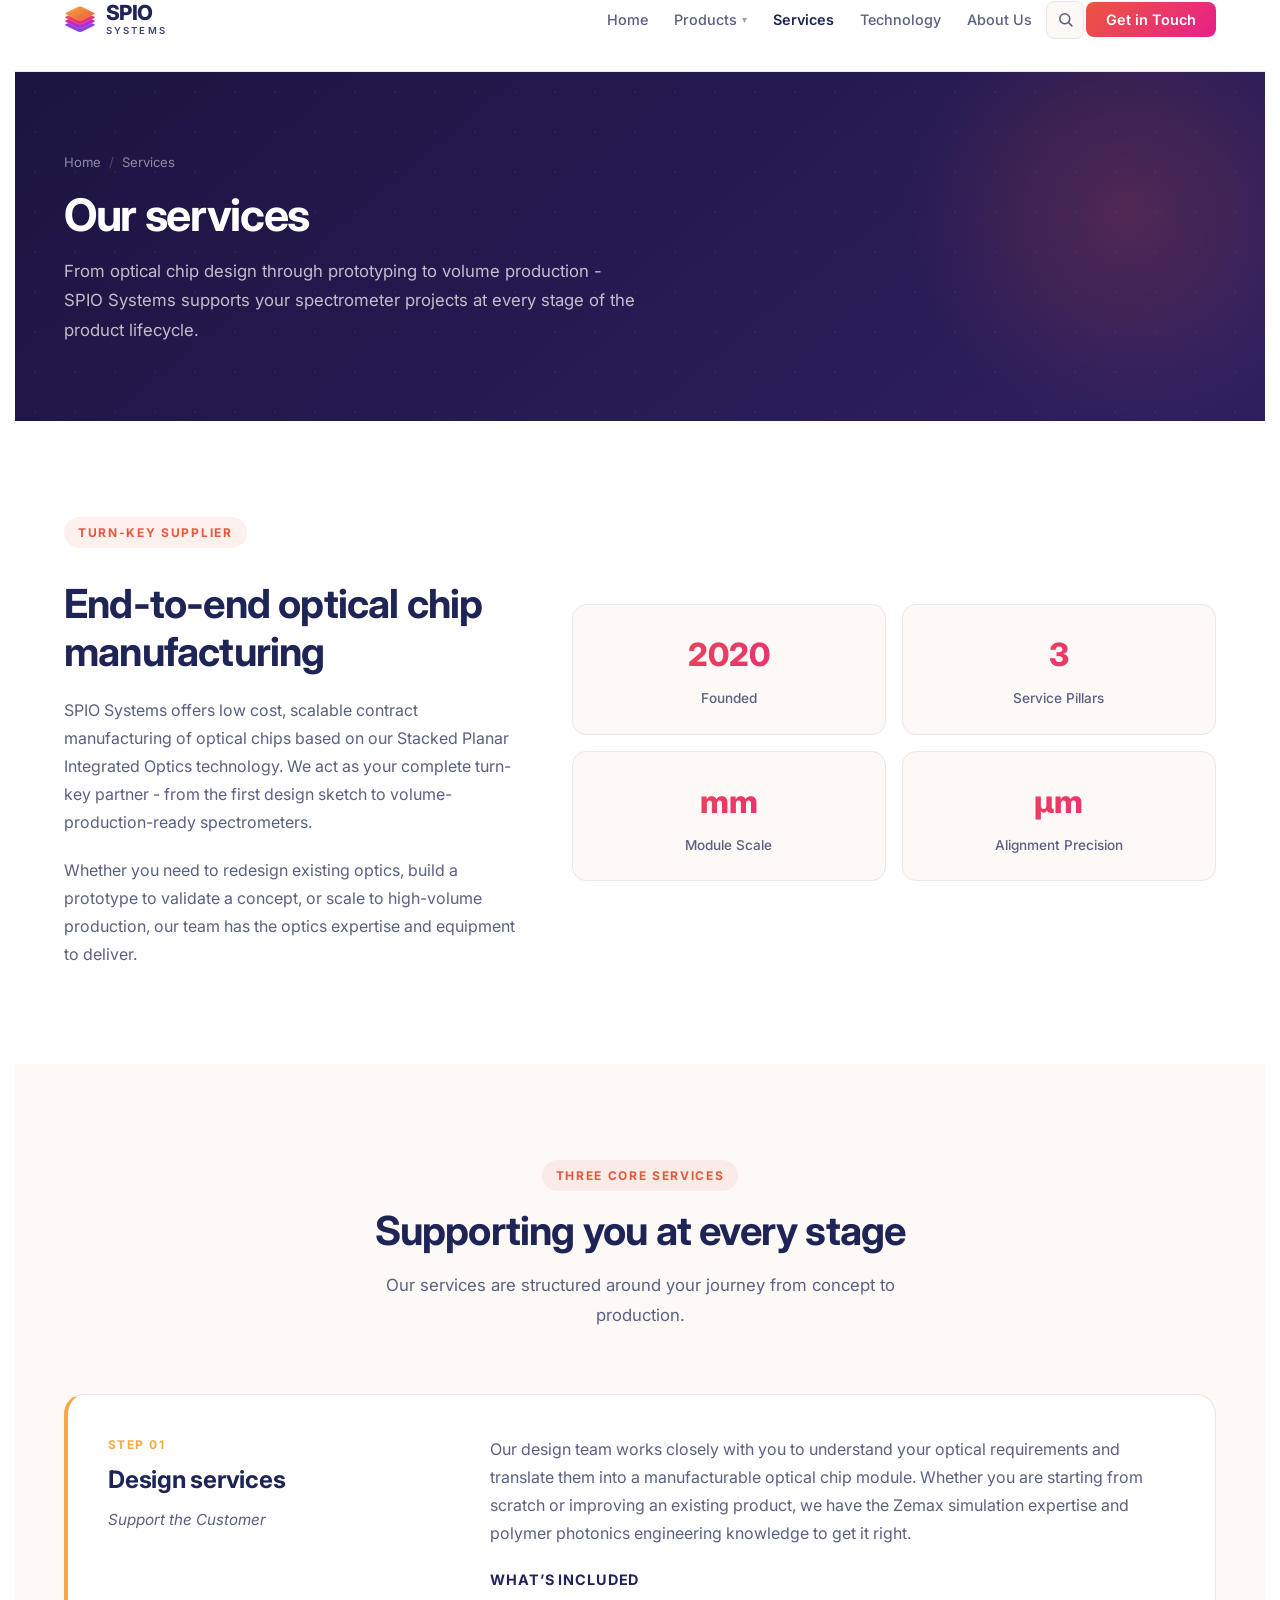
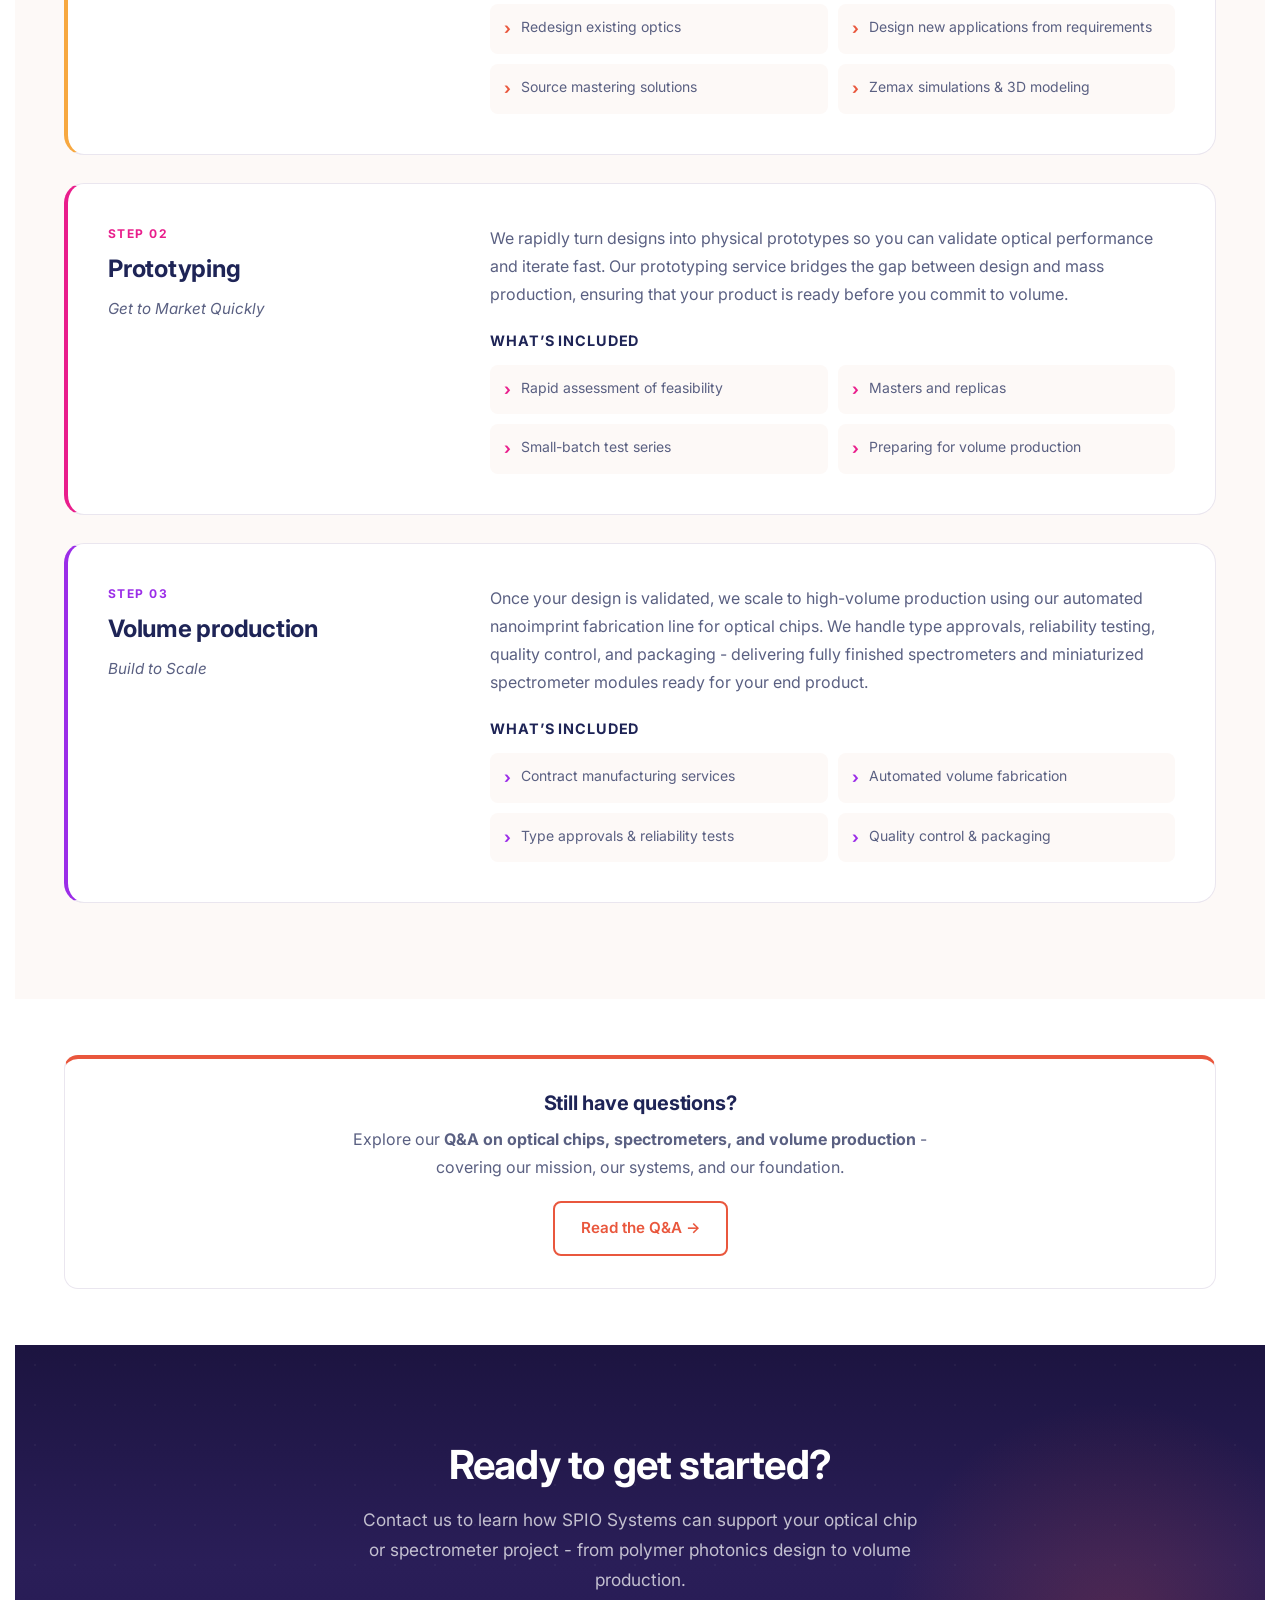
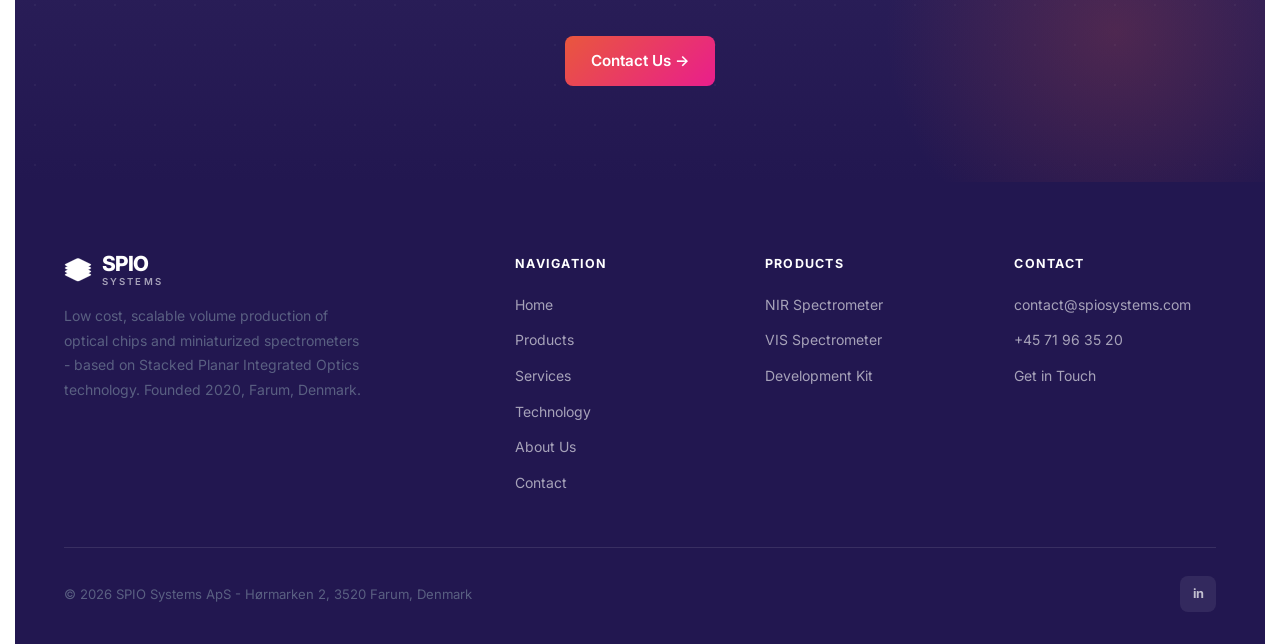
<file: services.html>
<!DOCTYPE html>
<html lang="en">
<head>
  <meta charset="UTF-8">
  <meta name="viewport" content="width=device-width, initial-scale=1.0">
  <title>Services - Optics Design to Volume Production | SPIO Systems</title>
  <meta name="description" content="Turn your free-space optics or spectrometer into a chip: optical design, prototyping and automated volume production from one OEM supplier.">
  <meta name="keywords" content="chip, chipification, spectrometer, miniaturize optics, volume production, optical design, prototyping, contract manufacturing">
  <link rel="canonical" href="https://spiosystems.com/services.html">
  <meta property="og:site_name" content="SPIO Systems">
  <meta property="og:type" content="website">
  <meta property="og:title" content="Services - Optics Design to Volume Production | SPIO Systems">
  <meta property="og:description" content="Turn your free-space optics or spectrometer into a chip: optical design, prototyping and automated volume production from one OEM supplier.">
  <meta property="og:url" content="https://spiosystems.com/services.html">
  <meta property="og:image" content="https://spiosystems.com/images/og-image.png">
  <meta property="og:image:width" content="1200">
  <meta property="og:image:height" content="630">
  <meta name="twitter:image" content="https://spiosystems.com/images/og-image.png">
  <meta name="twitter:card" content="summary_large_image">
  <link rel="icon" type="image/svg+xml" href="icon.svg">
  <link rel="preconnect" href="https://fonts.googleapis.com">
  <link rel="preconnect" href="https://fonts.gstatic.com" crossorigin>
  <link href="https://fonts.googleapis.com/css2?family=Inter:wght@400;500;600;700;800&display=swap" rel="stylesheet">
  <link rel="stylesheet" href="styles.css">
  <script type="application/ld+json">
  {"@context":"https://schema.org","@type":"BreadcrumbList","itemListElement":[{"@type":"ListItem","position":1,"name":"Home","item":"https://spiosystems.com/"},{"@type":"ListItem","position":2,"name":"Services","item":"https://spiosystems.com/services.html"}]}
  </script>
</head>
<body>

  <nav>
    <div class="container">
      <div class="nav-inner">
        <a href="index.html" class="nav-logo">
          <img src="icon.svg" alt="" class="logo-icon">
          <div class="logo-wordmark">
            <span class="logo-spio">SPIO</span>
            <span class="logo-systems">SYSTEMS</span>
          </div>
        </a>
        <ul class="nav-links" id="nav-links">
          <li><a href="index.html">Home</a></li>
          <li class="nav-dropdown">
            <a href="products.html" class="nav-dropdown-toggle">Products <span class="nav-caret">&#9662;</span></a>
            <div class="nav-dropdown-menu">
              <a href="products.html" class="menu-head">All Products</a>
              <a href="product-nir-spectrometer.html">NIR Spectrometer</a>
              <a href="product-vis-spectrometer.html">VIS Spectrometer</a>
              <a href="product-development-kit.html">Spectrometer Development Kit</a>
            </div>
          </li>
          <li><a href="services.html" class="active">Services</a></li>
          <li><a href="technology.html">Technology</a></li>
          <li><a href="about.html">About Us</a></li>
          <li>
            <button class="nav-search-btn" id="nav-search-btn" aria-label="Search" title="Search (press /)">
              <svg viewBox="0 0 24 24" fill="none" stroke="currentColor" stroke-width="2.2" stroke-linecap="round" stroke-linejoin="round"><circle cx="11" cy="11" r="7"></circle><line x1="21" y1="21" x2="16.65" y2="16.65"></line></svg>
            </button>
          </li>
          <li><a href="contact.html" class="nav-cta">Get in Touch</a></li>
        </ul>
        <button class="nav-toggle" id="nav-toggle" aria-label="Toggle menu">
          <span></span><span></span><span></span>
        </button>
      </div>
    </div>
  </nav>

  <!-- PAGE HERO -->
  <section class="page-hero">
    <div class="container">
      <div class="page-hero-content">
        <div class="breadcrumb">
          <a href="index.html">Home</a>
          <span class="breadcrumb-sep">/</span>
          <span>Services</span>
        </div>
        <h1>Our services</h1>
        <p>From optical chip design through prototyping to volume production - SPIO Systems supports your spectrometer projects at every stage of the product lifecycle.</p>
      </div>
    </div>
  </section>

  <!-- INTRO -->
  <section class="section">
    <div class="container">
      <div class="two-col-wide" style="align-items:center;">
        <div>
          <span class="eyebrow">Turn-Key Supplier</span>
          <h2 style="margin-top:16px; margin-bottom:20px;">End-to-end optical chip manufacturing</h2>
          <p style="margin-bottom:20px;">SPIO Systems offers low cost, scalable contract manufacturing of optical chips based on our Stacked Planar Integrated Optics technology. We act as your complete turn-key partner - from the first design sketch to volume-production-ready spectrometers.</p>
          <p>Whether you need to redesign existing optics, build a prototype to validate a concept, or scale to high-volume production, our team has the optics expertise and equipment to deliver.</p>
        </div>
        <div style="display:grid; grid-template-columns:1fr 1fr; gap:16px;">
          <div style="background:var(--bg); border:1px solid var(--border); border-radius:var(--radius); padding:24px; text-align:center;">
            <div style="font-size:2rem; font-weight:800; background:var(--brand-grad); -webkit-background-clip:text; -webkit-text-fill-color:transparent; background-clip:text; margin-bottom:8px;">2020</div>
            <div style="font-size:0.85rem; color:var(--text-muted); font-weight:500;">Founded</div>
          </div>
          <div style="background:var(--bg); border:1px solid var(--border); border-radius:var(--radius); padding:24px; text-align:center;">
            <div style="font-size:2rem; font-weight:800; background:var(--brand-grad); -webkit-background-clip:text; -webkit-text-fill-color:transparent; background-clip:text; margin-bottom:8px;">3</div>
            <div style="font-size:0.85rem; color:var(--text-muted); font-weight:500;">Service Pillars</div>
          </div>
          <div style="background:var(--bg); border:1px solid var(--border); border-radius:var(--radius); padding:24px; text-align:center;">
            <div style="font-size:2rem; font-weight:800; background:var(--brand-grad); -webkit-background-clip:text; -webkit-text-fill-color:transparent; background-clip:text; margin-bottom:8px;">mm</div>
            <div style="font-size:0.85rem; color:var(--text-muted); font-weight:500;">Module Scale</div>
          </div>
          <div style="background:var(--bg); border:1px solid var(--border); border-radius:var(--radius); padding:24px; text-align:center;">
            <div style="font-size:2rem; font-weight:800; background:var(--brand-grad); -webkit-background-clip:text; -webkit-text-fill-color:transparent; background-clip:text; margin-bottom:8px;">&#181;m</div>
            <div style="font-size:0.85rem; color:var(--text-muted); font-weight:500;">Alignment Precision</div>
          </div>
        </div>
      </div>
    </div>
  </section>

  <!-- SERVICE CARDS -->
  <section class="section section-alt">
    <div class="container">
      <div class="section-header">
        <span class="eyebrow">Three Core Services</span>
        <h2>Supporting you at every stage</h2>
        <p>Our services are structured around your journey from concept to production.</p>
      </div>

      <!-- Design Services -->
      <div style="display:grid; grid-template-columns:1fr 2fr; gap:40px; align-items:start; margin-bottom:28px; background:white; border:1px solid var(--border); border-radius:var(--radius-lg); padding:40px; border-left:4px solid var(--warm-orange);">
        <div>
          <div style="font-size:0.75rem; font-weight:700; text-transform:uppercase; letter-spacing:0.12em; color:var(--warm-orange); margin-bottom:12px;">Step 01</div>
          <h3 style="color:var(--text); font-size:1.5rem; margin-bottom:12px;">Design services</h3>
          <p style="font-size:0.95rem; font-style:italic; color:var(--text-muted);">Support the Customer</p>
        </div>
        <div>
          <p style="margin-bottom:24px;">Our design team works closely with you to understand your optical requirements and translate them into a manufacturable optical chip module. Whether you are starting from scratch or improving an existing product, we have the Zemax simulation expertise and polymer photonics engineering knowledge to get it right.</p>
          <h4 style="color:var(--text); margin-bottom:16px; font-size:0.9rem; text-transform:uppercase; letter-spacing:0.06em;">What&rsquo;s Included</h4>
          <div style="display:grid; grid-template-columns:1fr 1fr; gap:10px;">
            <div style="display:flex; align-items:flex-start; gap:10px; padding:12px 14px; background:var(--bg); border-radius:var(--radius-sm);">
              <span style="color:var(--warm-coral); font-weight:700;">&#8250;</span>
              <span style="font-size:0.875rem; color:var(--text-muted);">Redesign existing optics</span>
            </div>
            <div style="display:flex; align-items:flex-start; gap:10px; padding:12px 14px; background:var(--bg); border-radius:var(--radius-sm);">
              <span style="color:var(--warm-coral); font-weight:700;">&#8250;</span>
              <span style="font-size:0.875rem; color:var(--text-muted);">Design new applications from requirements</span>
            </div>
            <div style="display:flex; align-items:flex-start; gap:10px; padding:12px 14px; background:var(--bg); border-radius:var(--radius-sm);">
              <span style="color:var(--warm-coral); font-weight:700;">&#8250;</span>
              <span style="font-size:0.875rem; color:var(--text-muted);">Source mastering solutions</span>
            </div>
            <div style="display:flex; align-items:flex-start; gap:10px; padding:12px 14px; background:var(--bg); border-radius:var(--radius-sm);">
              <span style="color:var(--warm-coral); font-weight:700;">&#8250;</span>
              <span style="font-size:0.875rem; color:var(--text-muted);">Zemax simulations &amp; 3D modeling</span>
            </div>
          </div>
        </div>
      </div>

      <!-- Prototyping -->
      <div style="display:grid; grid-template-columns:1fr 2fr; gap:40px; align-items:start; margin-bottom:28px; background:white; border:1px solid var(--border); border-radius:var(--radius-lg); padding:40px; border-left:4px solid var(--warm-magenta);">
        <div>
          <div style="font-size:0.75rem; font-weight:700; text-transform:uppercase; letter-spacing:0.12em; color:var(--warm-magenta); margin-bottom:12px;">Step 02</div>
          <h3 style="color:var(--text); font-size:1.5rem; margin-bottom:12px;">Prototyping</h3>
          <p style="font-size:0.95rem; font-style:italic; color:var(--text-muted);">Get to Market Quickly</p>
        </div>
        <div>
          <p style="margin-bottom:24px;">We rapidly turn designs into physical prototypes so you can validate optical performance and iterate fast. Our prototyping service bridges the gap between design and mass production, ensuring that your product is ready before you commit to volume.</p>
          <h4 style="color:var(--text); margin-bottom:16px; font-size:0.9rem; text-transform:uppercase; letter-spacing:0.06em;">What&rsquo;s Included</h4>
          <div style="display:grid; grid-template-columns:1fr 1fr; gap:10px;">
            <div style="display:flex; align-items:flex-start; gap:10px; padding:12px 14px; background:var(--bg); border-radius:var(--radius-sm);">
              <span style="color:var(--warm-magenta); font-weight:700;">&#8250;</span>
              <span style="font-size:0.875rem; color:var(--text-muted);">Rapid assessment of feasibility</span>
            </div>
            <div style="display:flex; align-items:flex-start; gap:10px; padding:12px 14px; background:var(--bg); border-radius:var(--radius-sm);">
              <span style="color:var(--warm-magenta); font-weight:700;">&#8250;</span>
              <span style="font-size:0.875rem; color:var(--text-muted);">Masters and replicas</span>
            </div>
            <div style="display:flex; align-items:flex-start; gap:10px; padding:12px 14px; background:var(--bg); border-radius:var(--radius-sm);">
              <span style="color:var(--warm-magenta); font-weight:700;">&#8250;</span>
              <span style="font-size:0.875rem; color:var(--text-muted);">Small-batch test series</span>
            </div>
            <div style="display:flex; align-items:flex-start; gap:10px; padding:12px 14px; background:var(--bg); border-radius:var(--radius-sm);">
              <span style="color:var(--warm-magenta); font-weight:700;">&#8250;</span>
              <span style="font-size:0.875rem; color:var(--text-muted);">Preparing for volume production</span>
            </div>
          </div>
        </div>
      </div>

      <!-- Volume Production -->
      <div style="display:grid; grid-template-columns:1fr 2fr; gap:40px; align-items:start; background:white; border:1px solid var(--border); border-radius:var(--radius-lg); padding:40px; border-left:4px solid var(--warm-purple);">
        <div>
          <div style="font-size:0.75rem; font-weight:700; text-transform:uppercase; letter-spacing:0.12em; color:var(--warm-purple); margin-bottom:12px;">Step 03</div>
          <h3 style="color:var(--text); font-size:1.5rem; margin-bottom:12px;">Volume production</h3>
          <p style="font-size:0.95rem; font-style:italic; color:var(--text-muted);">Build to Scale</p>
        </div>
        <div>
          <p style="margin-bottom:24px;">Once your design is validated, we scale to high-volume production using our automated nanoimprint fabrication line for optical chips. We handle type approvals, reliability testing, quality control, and packaging - delivering fully finished spectrometers and miniaturized spectrometer modules ready for your end product.</p>
          <h4 style="color:var(--text); margin-bottom:16px; font-size:0.9rem; text-transform:uppercase; letter-spacing:0.06em;">What&rsquo;s Included</h4>
          <div style="display:grid; grid-template-columns:1fr 1fr; gap:10px;">
            <div style="display:flex; align-items:flex-start; gap:10px; padding:12px 14px; background:var(--bg); border-radius:var(--radius-sm);">
              <span style="color:var(--warm-purple); font-weight:700;">&#8250;</span>
              <span style="font-size:0.875rem; color:var(--text-muted);">Contract manufacturing services</span>
            </div>
            <div style="display:flex; align-items:flex-start; gap:10px; padding:12px 14px; background:var(--bg); border-radius:var(--radius-sm);">
              <span style="color:var(--warm-purple); font-weight:700;">&#8250;</span>
              <span style="font-size:0.875rem; color:var(--text-muted);">Automated volume fabrication</span>
            </div>
            <div style="display:flex; align-items:flex-start; gap:10px; padding:12px 14px; background:var(--bg); border-radius:var(--radius-sm);">
              <span style="color:var(--warm-purple); font-weight:700;">&#8250;</span>
              <span style="font-size:0.875rem; color:var(--text-muted);">Type approvals &amp; reliability tests</span>
            </div>
            <div style="display:flex; align-items:flex-start; gap:10px; padding:12px 14px; background:var(--bg); border-radius:var(--radius-sm);">
              <span style="color:var(--warm-purple); font-weight:700;">&#8250;</span>
              <span style="font-size:0.875rem; color:var(--text-muted);">Quality control &amp; packaging</span>
            </div>
          </div>
        </div>
      </div>

    </div>
  </section>

  <!-- Q&A LINK -->
  <div class="container">
    <div class="qa-callout">
      <h3>Still have questions?</h3>
      <p>Explore our <strong>Q&amp;A on optical chips, spectrometers, and volume production</strong> - covering our mission, our systems, and our foundation.</p>
      <a href="qa.html" class="btn btn-outline">Read the Q&amp;A &rarr;</a>
    </div>
  </div>

  <!-- CTA -->
  <section class="cta-section">
    <div class="container">
      <div class="cta-inner">
        <h2>Ready to get started?</h2>
        <p>Contact us to learn how SPIO Systems can support your optical chip or spectrometer project - from polymer photonics design to volume production.</p>
        <a href="contact.html" class="btn btn-primary">Contact Us &rarr;</a>
      </div>
    </div>
  </section>

  <!-- FOOTER -->
  <footer>
    <div class="container">
      <div class="footer-grid">
        <div class="footer-brand-col">
          <a href="index.html" class="footer-logo">
            <img src="icon.svg" alt="" style="width:28px;height:auto;filter:brightness(0) invert(1);">
            <div class="logo-wordmark">
              <span class="logo-spio">SPIO</span>
              <span class="logo-systems">SYSTEMS</span>
            </div>
          </a>
          <p>Low cost, scalable volume production of optical chips and miniaturized spectrometers - based on Stacked Planar Integrated Optics technology. Founded 2020, Farum, Denmark.</p>
        </div>
        <div class="footer-col">
          <h5>Navigation</h5>
          <ul>
            <li><a href="index.html">Home</a></li>
            <li><a href="products.html">Products</a></li>
            <li><a href="services.html">Services</a></li>
            <li><a href="technology.html">Technology</a></li>
            <li><a href="about.html">About Us</a></li>
            <li><a href="contact.html">Contact</a></li>
          </ul>
        </div>
        <div class="footer-col">
          <h5>Products</h5>
          <ul>
            <li><a href="product-nir-spectrometer.html">NIR Spectrometer</a></li>
            <li><a href="product-vis-spectrometer.html">VIS Spectrometer</a></li>
            <li><a href="product-development-kit.html">Development Kit</a></li>
          </ul>
        </div>
        <div class="footer-col">
          <h5>Contact</h5>
          <ul>
            <li><a href="mailto:contact@spiosystems.com">contact@spiosystems.com</a></li>
            <li><a href="tel:+4571963520">+45 71 96 35 20</a></li>
            <li><a href="contact.html">Get in Touch</a></li>
          </ul>
        </div>
      </div>
      <div class="footer-bottom">
        <p>&copy; 2026 SPIO Systems ApS - H&oslash;rmarken 2, 3520 Farum, Denmark</p>
        <div class="social-links">
          <a href="https://www.linkedin.com/company/spio-systems" target="_blank" rel="noopener" class="social-link" aria-label="LinkedIn">in</a>
        </div>
      </div>
    </div>
  </footer>

  <script>
    const toggle = document.getElementById('nav-toggle');
    const links = document.getElementById('nav-links');
    toggle.addEventListener('click', () => links.classList.toggle('open'));
  </script>
  <script src="search.js"></script>
</body>
</html>
</file>
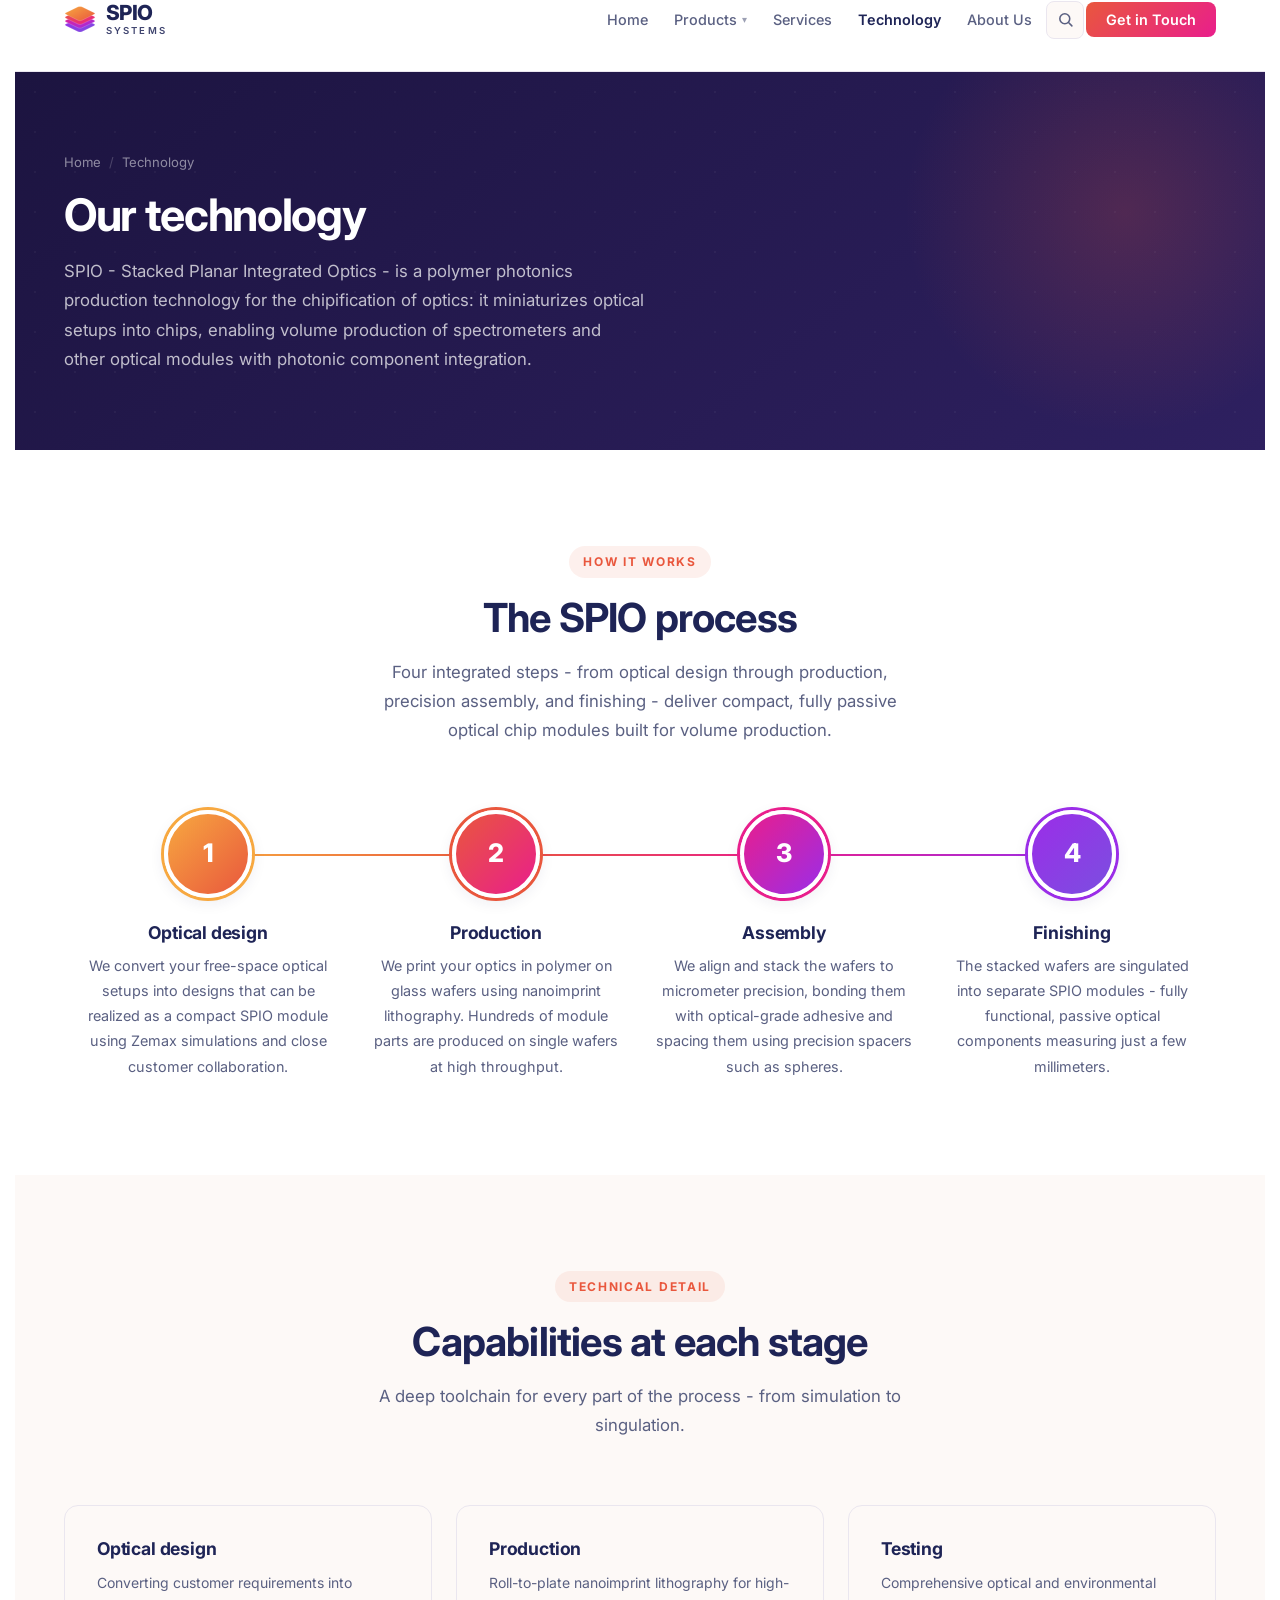
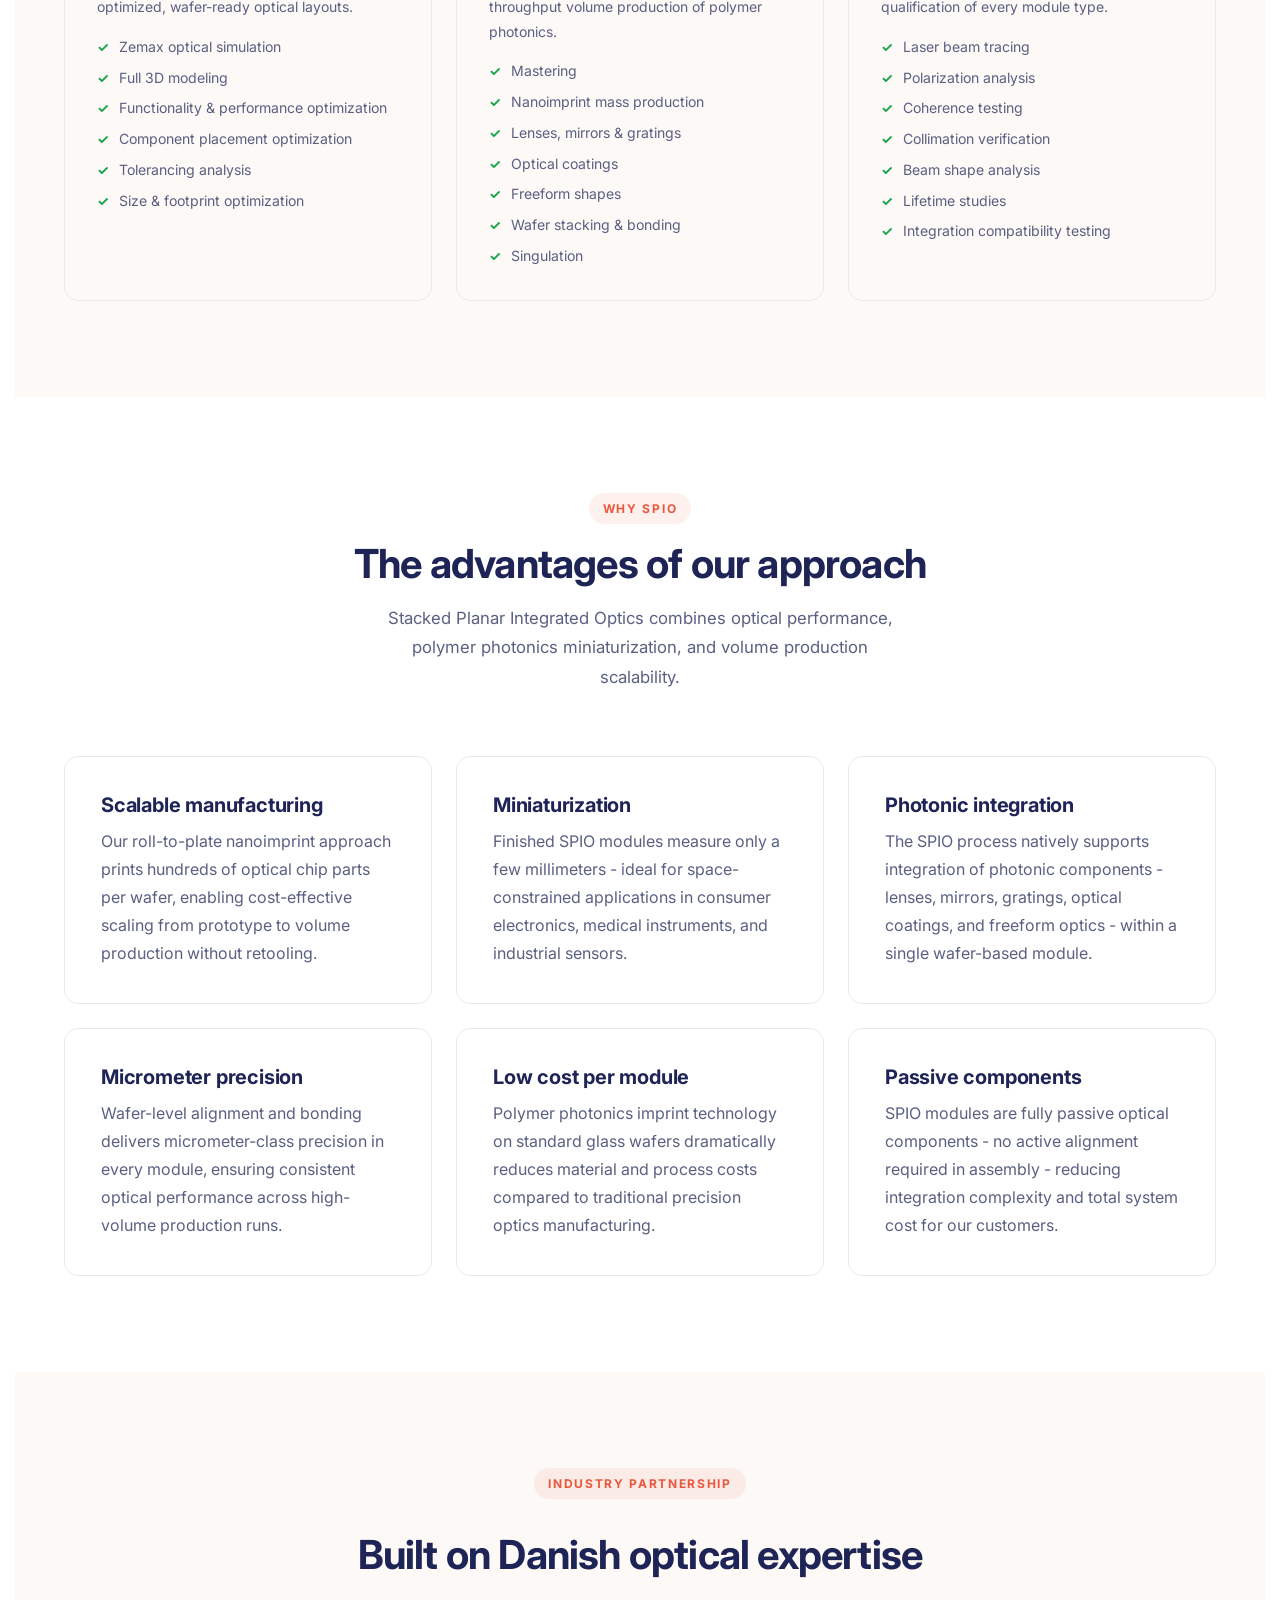
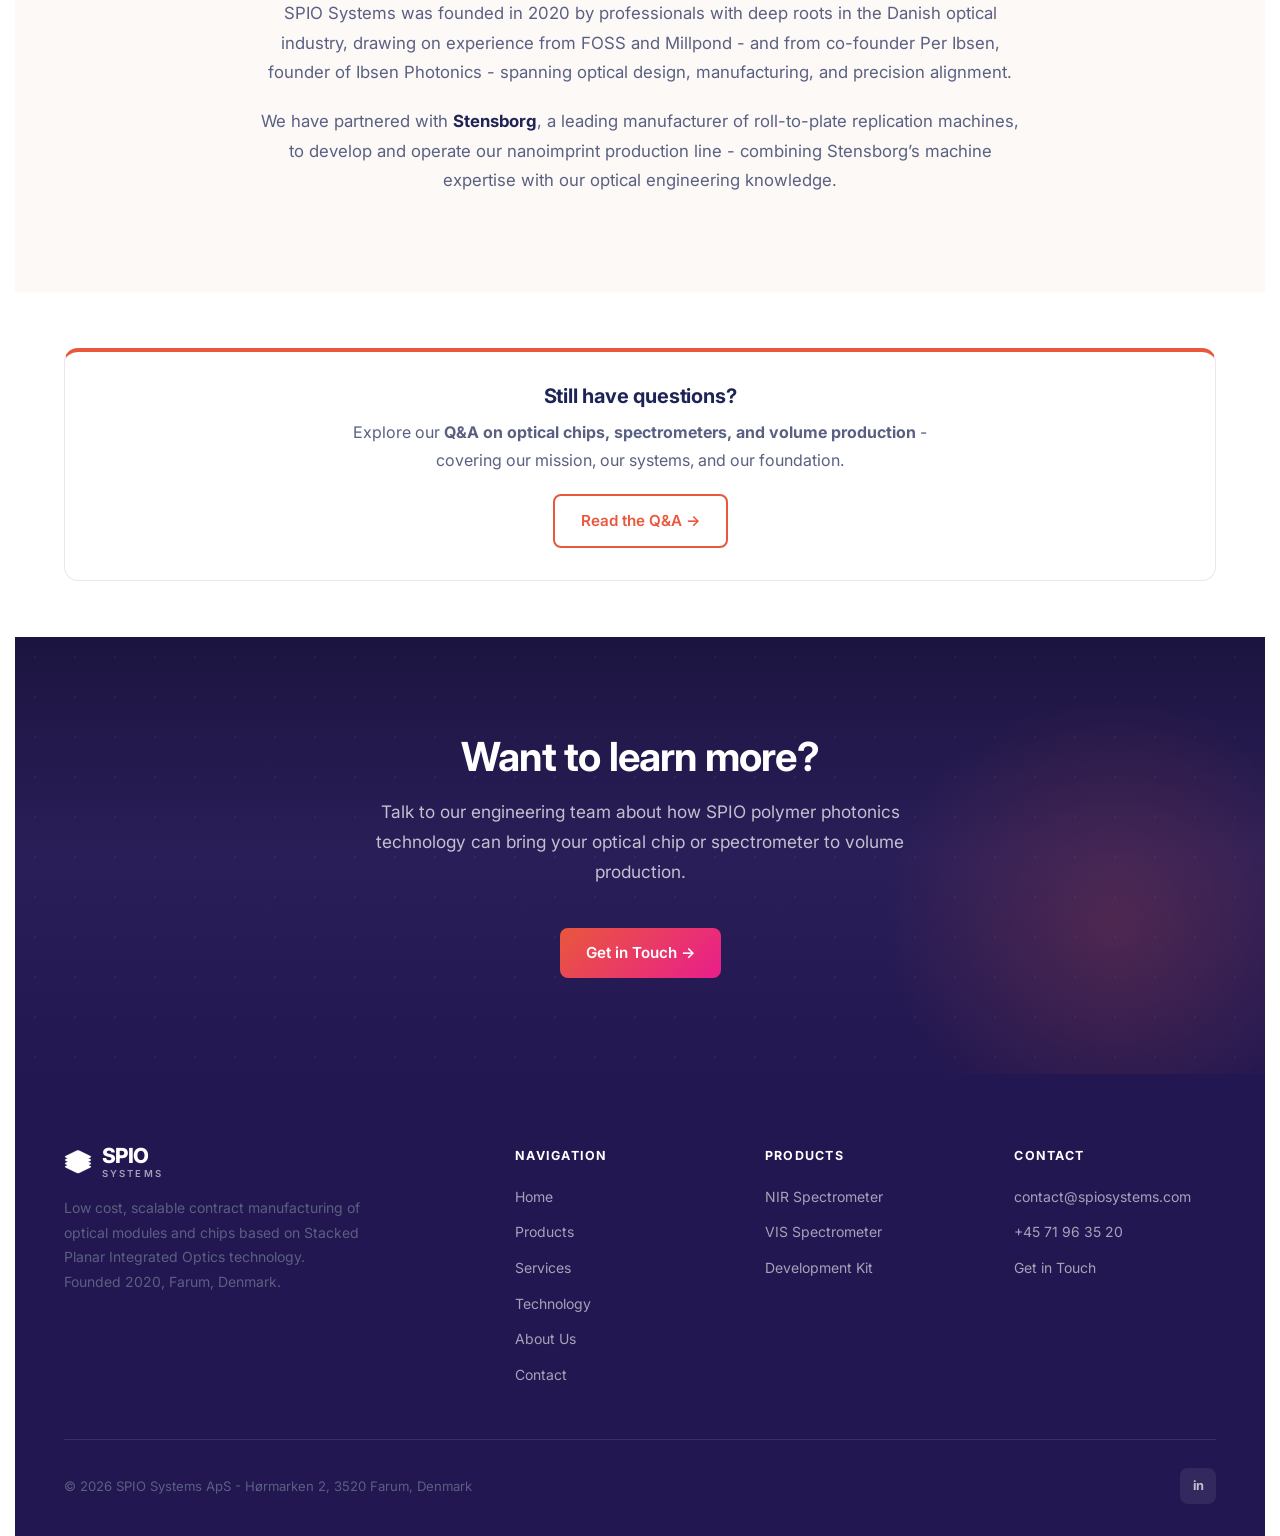
<file: technology.html>
<!DOCTYPE html>
<html lang="en">
<head>
  <meta charset="UTF-8">
  <meta name="viewport" content="width=device-width, initial-scale=1.0">
  <title>Technology - Miniaturize Optics onto a Chip | SPIO Systems</title>
  <meta name="description" content="Stacked Planar Integrated Optics (SPIO): optics printed on glass wafers and stacked to micrometer precision - spectrometer chips ready for volume production.">
  <meta name="keywords" content="chip, chipification, spectrometer, miniaturize optics, volume production, nanoimprint, wafer-level optics, Stacked Planar Integrated Optics">
  <link rel="canonical" href="https://spiosystems.com/technology.html">
  <meta property="og:site_name" content="SPIO Systems">
  <meta property="og:type" content="website">
  <meta property="og:title" content="Technology - Miniaturize Optics onto a Chip | SPIO Systems">
  <meta property="og:description" content="Stacked Planar Integrated Optics (SPIO): optics printed on glass wafers and stacked to micrometer precision - spectrometer chips ready for volume production.">
  <meta property="og:url" content="https://spiosystems.com/technology.html">
  <meta property="og:image" content="https://spiosystems.com/images/og-image.png">
  <meta property="og:image:width" content="1200">
  <meta property="og:image:height" content="630">
  <meta name="twitter:image" content="https://spiosystems.com/images/og-image.png">
  <meta name="twitter:card" content="summary_large_image">
  <link rel="icon" type="image/svg+xml" href="icon.svg">
  <link rel="preconnect" href="https://fonts.googleapis.com">
  <link rel="preconnect" href="https://fonts.gstatic.com" crossorigin>
  <link href="https://fonts.googleapis.com/css2?family=Inter:wght@400;500;600;700;800&display=swap" rel="stylesheet">
  <link rel="stylesheet" href="styles.css">
  <script type="application/ld+json">
  {"@context":"https://schema.org","@type":"BreadcrumbList","itemListElement":[{"@type":"ListItem","position":1,"name":"Home","item":"https://spiosystems.com/"},{"@type":"ListItem","position":2,"name":"Technology","item":"https://spiosystems.com/technology.html"}]}
  </script>
</head>
<body>

  <nav>
    <div class="container">
      <div class="nav-inner">
        <a href="index.html" class="nav-logo">
          <img src="icon.svg" alt="" class="logo-icon">
          <div class="logo-wordmark">
            <span class="logo-spio">SPIO</span>
            <span class="logo-systems">SYSTEMS</span>
          </div>
        </a>
        <ul class="nav-links" id="nav-links">
          <li><a href="index.html">Home</a></li>
          <li class="nav-dropdown">
            <a href="products.html" class="nav-dropdown-toggle">Products <span class="nav-caret">&#9662;</span></a>
            <div class="nav-dropdown-menu">
              <a href="products.html" class="menu-head">All Products</a>
              <a href="product-nir-spectrometer.html">NIR Spectrometer</a>
              <a href="product-vis-spectrometer.html">VIS Spectrometer</a>
              <a href="product-development-kit.html">Spectrometer Development Kit</a>
            </div>
          </li>
          <li><a href="services.html">Services</a></li>
          <li><a href="technology.html" class="active">Technology</a></li>
          <li><a href="about.html">About Us</a></li>
          <li>
            <button class="nav-search-btn" id="nav-search-btn" aria-label="Search" title="Search (press /)">
              <svg viewBox="0 0 24 24" fill="none" stroke="currentColor" stroke-width="2.2" stroke-linecap="round" stroke-linejoin="round"><circle cx="11" cy="11" r="7"></circle><line x1="21" y1="21" x2="16.65" y2="16.65"></line></svg>
            </button>
          </li>
          <li><a href="contact.html" class="nav-cta">Get in Touch</a></li>
        </ul>
        <button class="nav-toggle" id="nav-toggle" aria-label="Toggle menu">
          <span></span><span></span><span></span>
        </button>
      </div>
    </div>
  </nav>

  <!-- PAGE HERO -->
  <section class="page-hero">
    <div class="container">
      <div class="page-hero-content">
        <div class="breadcrumb">
          <a href="index.html">Home</a>
          <span class="breadcrumb-sep">/</span>
          <span>Technology</span>
        </div>
        <h1>Our technology</h1>
        <p>SPIO - Stacked Planar Integrated Optics - is a polymer photonics production technology for the chipification of optics: it miniaturizes optical setups into chips, enabling volume production of spectrometers and other optical modules with photonic component integration.</p>
      </div>
    </div>
  </section>

  <!-- PROCESS -->
  <section class="section">
    <div class="container">
      <div class="section-header">
        <span class="eyebrow">How It Works</span>
        <h2>The SPIO process</h2>
        <p>Four integrated steps - from optical design through production, precision assembly, and finishing - deliver compact, fully passive optical chip modules built for volume production.</p>
      </div>
      <div class="steps-track">
        <div class="step-item">
          <div class="step-num">1</div>
          <h3>Optical design</h3>
          <p>We convert your free-space optical setups into designs that can be realized as a compact SPIO module using Zemax simulations and close customer collaboration.</p>
        </div>
        <div class="step-item">
          <div class="step-num">2</div>
          <h3>Production</h3>
          <p>We print your optics in polymer on glass wafers using nanoimprint lithography. Hundreds of module parts are produced on single wafers at high throughput.</p>
        </div>
        <div class="step-item">
          <div class="step-num">3</div>
          <h3>Assembly</h3>
          <p>We align and stack the wafers to micrometer precision, bonding them with optical-grade adhesive and spacing them using precision spacers such as spheres.</p>
        </div>
        <div class="step-item">
          <div class="step-num">4</div>
          <h3>Finishing</h3>
          <p>The stacked wafers are singulated into separate SPIO modules - fully functional, passive optical components measuring just a few millimeters.</p>
        </div>
      </div>
    </div>
  </section>

  <!-- CAPABILITIES -->
  <section class="section section-alt">
    <div class="container">
      <div class="section-header">
        <span class="eyebrow">Technical Detail</span>
        <h2>Capabilities at each stage</h2>
        <p>A deep toolchain for every part of the process - from simulation to singulation.</p>
      </div>
      <div class="grid-3">
        <div class="cap-card">
          <h3>Optical design</h3>
          <p style="font-size:0.875rem; margin-bottom:16px;">Converting customer requirements into optimized, wafer-ready optical layouts.</p>
          <ul>
            <li>Zemax optical simulation</li>
            <li>Full 3D modeling</li>
            <li>Functionality &amp; performance optimization</li>
            <li>Component placement optimization</li>
            <li>Tolerancing analysis</li>
            <li>Size &amp; footprint optimization</li>
          </ul>
        </div>
        <div class="cap-card">
          <h3>Production</h3>
          <p style="font-size:0.875rem; margin-bottom:16px;">Roll-to-plate nanoimprint lithography for high-throughput volume production of polymer photonics.</p>
          <ul>
            <li>Mastering</li>
            <li>Nanoimprint mass production</li>
            <li>Lenses, mirrors &amp; gratings</li>
            <li>Optical coatings</li>
            <li>Freeform shapes</li>
            <li>Wafer stacking &amp; bonding</li>
            <li>Singulation</li>
          </ul>
        </div>
        <div class="cap-card">
          <h3>Testing</h3>
          <p style="font-size:0.875rem; margin-bottom:16px;">Comprehensive optical and environmental qualification of every module type.</p>
          <ul>
            <li>Laser beam tracing</li>
            <li>Polarization analysis</li>
            <li>Coherence testing</li>
            <li>Collimation verification</li>
            <li>Beam shape analysis</li>
            <li>Lifetime studies</li>
            <li>Integration compatibility testing</li>
          </ul>
        </div>
      </div>
    </div>
  </section>

  <!-- KEY ADVANTAGES -->
  <section class="section">
    <div class="container">
      <div class="section-header">
        <span class="eyebrow">Why SPIO</span>
        <h2>The advantages of our approach</h2>
        <p>Stacked Planar Integrated Optics combines optical performance, polymer photonics miniaturization, and volume production scalability.</p>
      </div>
      <div class="grid-3">
        <div class="card">
          <h3>Scalable manufacturing</h3>
          <p>Our roll-to-plate nanoimprint approach prints hundreds of optical chip parts per wafer, enabling cost-effective scaling from prototype to volume production without retooling.</p>
        </div>
        <div class="card">
          <h3>Miniaturization</h3>
          <p>Finished SPIO modules measure only a few millimeters - ideal for space-constrained applications in consumer electronics, medical instruments, and industrial sensors.</p>
        </div>
        <div class="card">
          <h3>Photonic integration</h3>
          <p>The SPIO process natively supports integration of photonic components - lenses, mirrors, gratings, optical coatings, and freeform optics - within a single wafer-based module.</p>
        </div>
        <div class="card">
          <h3>Micrometer precision</h3>
          <p>Wafer-level alignment and bonding delivers micrometer-class precision in every module, ensuring consistent optical performance across high-volume production runs.</p>
        </div>
        <div class="card">
          <h3>Low cost per module</h3>
          <p>Polymer photonics imprint technology on standard glass wafers dramatically reduces material and process costs compared to traditional precision optics manufacturing.</p>
        </div>
        <div class="card">
          <h3>Passive components</h3>
          <p>SPIO modules are fully passive optical components - no active alignment required in assembly - reducing integration complexity and total system cost for our customers.</p>
        </div>
      </div>
    </div>
  </section>

  <!-- PARTNERSHIP -->
  <section class="section section-alt">
    <div class="container">
      <div style="max-width:760px; margin:0 auto; text-align:center;">
        <span class="eyebrow">Industry Partnership</span>
        <h2 style="margin-top:16px; margin-bottom:20px;">Built on Danish optical expertise</h2>
        <p style="margin-bottom:20px; font-size:1.05rem;">SPIO Systems was founded in 2020 by professionals with deep roots in the Danish optical industry, drawing on experience from FOSS and Millpond - and from co-founder Per Ibsen, founder of Ibsen Photonics - spanning optical design, manufacturing, and precision alignment.</p>
        <p style="font-size:1.05rem;">We have partnered with <strong style="color:var(--text);">Stensborg</strong>, a leading manufacturer of roll-to-plate replication machines, to develop and operate our nanoimprint production line - combining Stensborg&rsquo;s machine expertise with our optical engineering knowledge.</p>
      </div>
    </div>
  </section>

  <!-- Q&A LINK -->
  <div class="container">
    <div class="qa-callout">
      <h3>Still have questions?</h3>
      <p>Explore our <strong>Q&amp;A on optical chips, spectrometers, and volume production</strong> - covering our mission, our systems, and our foundation.</p>
      <a href="qa.html" class="btn btn-outline">Read the Q&amp;A &rarr;</a>
    </div>
  </div>

  <!-- CTA -->
  <section class="cta-section">
    <div class="container">
      <div class="cta-inner">
        <h2>Want to learn more?</h2>
        <p>Talk to our engineering team about how SPIO polymer photonics technology can bring your optical chip or spectrometer to volume production.</p>
        <a href="contact.html" class="btn btn-primary">Get in Touch &rarr;</a>
      </div>
    </div>
  </section>

  <!-- FOOTER -->
  <footer>
    <div class="container">
      <div class="footer-grid">
        <div class="footer-brand-col">
          <a href="index.html" class="footer-logo">
            <img src="icon.svg" alt="" style="width:28px;height:auto;filter:brightness(0) invert(1);">
            <div class="logo-wordmark">
              <span class="logo-spio">SPIO</span>
              <span class="logo-systems">SYSTEMS</span>
            </div>
          </a>
          <p>Low cost, scalable contract manufacturing of optical modules and chips based on Stacked Planar Integrated Optics technology. Founded 2020, Farum, Denmark.</p>
        </div>
        <div class="footer-col">
          <h5>Navigation</h5>
          <ul>
            <li><a href="index.html">Home</a></li>
            <li><a href="products.html">Products</a></li>
            <li><a href="services.html">Services</a></li>
            <li><a href="technology.html">Technology</a></li>
            <li><a href="about.html">About Us</a></li>
            <li><a href="contact.html">Contact</a></li>
          </ul>
        </div>
        <div class="footer-col">
          <h5>Products</h5>
          <ul>
            <li><a href="product-nir-spectrometer.html">NIR Spectrometer</a></li>
            <li><a href="product-vis-spectrometer.html">VIS Spectrometer</a></li>
            <li><a href="product-development-kit.html">Development Kit</a></li>
          </ul>
        </div>
        <div class="footer-col">
          <h5>Contact</h5>
          <ul>
            <li><a href="mailto:contact@spiosystems.com">contact@spiosystems.com</a></li>
            <li><a href="tel:+4571963520">+45 71 96 35 20</a></li>
            <li><a href="contact.html">Get in Touch</a></li>
          </ul>
        </div>
      </div>
      <div class="footer-bottom">
        <p>&copy; 2026 SPIO Systems ApS - H&oslash;rmarken 2, 3520 Farum, Denmark</p>
        <div class="social-links">
          <a href="https://www.linkedin.com/company/spio-systems" target="_blank" rel="noopener" class="social-link" aria-label="LinkedIn">in</a>
        </div>
      </div>
    </div>
  </footer>

  <script>
    const toggle = document.getElementById('nav-toggle');
    const links = document.getElementById('nav-links');
    toggle.addEventListener('click', () => links.classList.toggle('open'));
  </script>
  <script src="search.js"></script>
</body>
</html>
</file>
<file: styles.css>
*, *::before, *::after { box-sizing: border-box; margin: 0; padding: 0; }

:root {
  /* ── SPIO brand palette ── */
  --primary:        #1E2456;   /* Dark navy (logo text) */
  --primary-light:  #2A3070;
  --primary-deep:   #161A42;
  --warm-orange:    #F7A840;
  --warm-coral:     #E9573D;
  --warm-magenta:   #E91E8C;
  --warm-purple:    #9B2DE8;
  --warm-violet:    #7B4FE0;

  /* ── UI accent - coral-red from the logo ── */
  --accent:         #E9573D;
  --accent-hover:   #C9432A;

  /* ── Gradient shorthands ── */
  --brand-grad:     linear-gradient(135deg, #E9573D, #E91E8C);
  --brand-grad-full: linear-gradient(135deg, #F7A840, #E9573D, #E91E8C, #9B2DE8);

  /* ── Surfaces ── */
  --bg:       #FDF9F7;   /* very slightly warm white */
  --white:    #FFFFFF;
  --text:     #1E2456;   /* brand navy for headings */
  --text-muted: #5A6082;
  --border:   #EAE6EF;
  --shadow:   0 4px 16px rgba(30,36,86,0.09);
  --shadow-lg: 0 12px 40px rgba(30,36,86,0.16);

  /* ── Shape ── */
  --radius:    14px;
  --radius-sm: 8px;
  --radius-lg: 20px;
  --nav-height: 72px;
}

html { scroll-behavior: smooth; scrollbar-gutter: stable both-edges; }

body {
  font-family: 'Inter', -apple-system, BlinkMacSystemFont, 'Segoe UI', Helvetica, sans-serif;
  font-size: 16px;
  line-height: 1.6;
  color: var(--text);
  background: var(--white);
  -webkit-font-smoothing: antialiased;
}

/* ── TYPOGRAPHY ── */
h1, h2, h3, h4 { line-height: 1.2; font-weight: 700; }
h1 { font-size: clamp(2.4rem, 5vw, 3.8rem); letter-spacing: -0.03em; }
h2 { font-size: clamp(1.8rem, 3.5vw, 2.5rem); letter-spacing: -0.02em; }
h3 { font-size: 1.25rem; letter-spacing: -0.01em; }
h4 { font-size: 1rem; }
p { color: var(--text-muted); line-height: 1.75; }
a { color: var(--accent); }

/* ── LAYOUT ── */
.container { max-width: 1200px; margin: 0 auto; padding: 0 24px; }

/* Mission strip (quote + stats) */
.mission-strip { display: grid; grid-template-columns: 1fr auto; gap: 48px; align-items: center; }
.mission-stats { display: flex; gap: 32px; flex-shrink: 0; }
.section { padding: 96px 0; }
.section-alt { background: var(--bg); }

/* ── NAVIGATION ── */
nav {
  position: sticky;
  top: 0;
  z-index: 100;
  height: var(--nav-height);
  background: rgba(255,255,255,0.95);
  backdrop-filter: blur(14px);
  -webkit-backdrop-filter: blur(14px);
  border-bottom: 1px solid var(--border);
}
.nav-inner {
  height: 100%;
  display: flex;
  align-items: center;
  justify-content: space-between;
}

/* Logo */
.nav-logo {
  display: flex;
  align-items: center;
  gap: 10px;
  text-decoration: none;
}
.logo-icon { width: 32px; height: auto; display: block; }
.logo-wordmark {
  display: flex;
  flex-direction: column;
  line-height: 1;
}
.logo-spio {
  font-size: 1.3rem;
  font-weight: 800;
  color: var(--primary);
  letter-spacing: -0.03em;
}
.logo-systems {
  font-size: 0.6rem;
  font-weight: 600;
  color: var(--primary);
  letter-spacing: 0.22em;
  text-transform: uppercase;
  margin-top: 2px;
  opacity: 0.85;
}

.nav-links {
  display: flex;
  align-items: center;
  gap: 2px;
  list-style: none;
  flex-wrap: nowrap;
}
.nav-links a {
  text-decoration: none;
  color: var(--text-muted);
  font-size: 0.9rem;
  font-weight: 500;
  padding: 8px 12px;
  border-radius: var(--radius-sm);
  transition: color 0.18s, background 0.18s;
  white-space: nowrap;
}
.nav-links a:hover { color: var(--primary); background: var(--bg); }
.nav-links a.active { color: var(--primary); font-weight: 600; }
.nav-cta {
  background: var(--brand-grad) !important;
  color: white !important;
  padding: 9px 20px !important;
  border-radius: var(--radius-sm) !important;
  font-weight: 600 !important;
  transition: opacity 0.18s, transform 0.18s !important;
}
.nav-cta:hover { opacity: 0.88 !important; transform: translateY(-1px) !important; color: white !important; }

.nav-toggle {
  display: none;
  background: none;
  border: none;
  cursor: pointer;
  padding: 6px;
  flex-direction: column;
  gap: 5px;
}
.nav-toggle span {
  display: block;
  width: 22px;
  height: 2px;
  background: var(--text);
  border-radius: 2px;
  transition: 0.25s;
}

/* ── BUTTONS ── */
.btn {
  display: inline-flex;
  align-items: center;
  gap: 8px;
  padding: 13px 26px;
  border-radius: var(--radius-sm);
  font-size: 0.95rem;
  font-weight: 600;
  cursor: pointer;
  text-decoration: none;
  transition: all 0.2s ease;
  border: none;
  white-space: nowrap;
}
.btn-primary {
  background: var(--brand-grad);
  color: white;
}
.btn-primary:hover {
  opacity: 0.88;
  transform: translateY(-1px);
  box-shadow: 0 8px 24px rgba(233,87,61,0.4);
  color: white;
}
.btn-ghost {
  background: rgba(255,255,255,0.12);
  color: white;
  border: 1.5px solid rgba(255,255,255,0.35);
}
.btn-ghost:hover {
  background: rgba(255,255,255,0.22);
  border-color: rgba(255,255,255,0.65);
  color: white;
}
.btn-outline {
  background: transparent;
  color: var(--accent);
  border: 2px solid var(--accent);
}
.btn-outline:hover {
  background: var(--accent);
  color: white;
}

/* ── HERO ── */
.hero {
  background: linear-gradient(140deg, #1C1440 0%, #2A1E58 55%, #3A2466 100%);
  color: white;
  padding: 120px 0 110px;
  position: relative;
  overflow: hidden;
}
.hero::before {
  content: '';
  position: absolute;
  inset: 0;
  background-image: radial-gradient(circle, rgba(255,255,255,0.04) 1px, transparent 1px);
  background-size: 40px 40px;
}
.hero-glow {
  position: absolute;
  width: 640px;
  height: 640px;
  background: radial-gradient(circle, rgba(233,87,61,0.28) 0%, transparent 65%);
  right: -180px;
  top: -180px;
  pointer-events: none;
}
.hero-glow-2 {
  position: absolute;
  width: 420px;
  height: 420px;
  background: radial-gradient(circle, rgba(155,45,232,0.18) 0%, transparent 65%);
  left: -100px;
  bottom: -100px;
  pointer-events: none;
}
.hero-content { position: relative; z-index: 1; max-width: 720px; }
.hero-badge {
  display: inline-flex;
  align-items: center;
  gap: 10px;
  background: rgba(255,255,255,0.1);
  border: 1px solid rgba(255,255,255,0.18);
  padding: 7px 16px;
  border-radius: 100px;
  font-size: 0.82rem;
  font-weight: 500;
  letter-spacing: 0.03em;
  margin-bottom: 28px;
  backdrop-filter: blur(4px);
  color: rgba(255,255,255,0.9);
}
.hero-badge-icon { width: 20px; height: auto; }
.hero h1 { color: white; margin-bottom: 22px; }
.hero p { color: rgba(255,255,255,0.72); font-size: 1.1rem; margin-bottom: 40px; max-width: 580px; }
.hero-actions { display: flex; gap: 14px; flex-wrap: wrap; }

/* Hero product image */
.hero-grid { position: relative; z-index: 1; display: grid; grid-template-columns: 1.05fr 0.95fr; gap: 48px; align-items: center; }
.hero-grid .hero-content { max-width: none; }
.hero-visual img { width: 100%; height: auto; display: block; filter: drop-shadow(0 22px 45px rgba(0,0,0,0.4)); }
@media (max-width: 860px) {
  .hero-grid { grid-template-columns: 1fr; gap: 24px; }
  .hero-visual { max-width: 440px; }
}

/* ── PAGE HERO (inner pages) ── */
.page-hero {
  background: linear-gradient(140deg, #1C1440 0%, #2E2060 100%);
  color: white;
  padding: 80px 0 76px;
  position: relative;
  overflow: hidden;
}
.page-hero::before {
  content: '';
  position: absolute;
  inset: 0;
  background-image: radial-gradient(circle, rgba(255,255,255,0.04) 1px, transparent 1px);
  background-size: 40px 40px;
}
.page-hero::after {
  content: '';
  position: absolute;
  width: 480px;
  height: 480px;
  background: radial-gradient(circle, rgba(233,87,61,0.2) 0%, transparent 65%);
  right: -100px;
  top: -100px;
  pointer-events: none;
}
.page-hero-content { position: relative; z-index: 1; }
.page-hero-photo {
  position: absolute;
  right: 24px;
  top: 50%;
  transform: translateY(-50%);
  width: 320px;
  max-width: 38%;
  height: auto;
  filter: drop-shadow(0 16px 34px rgba(0,0,0,0.4));
  pointer-events: none;
  z-index: 0;
}
@media (max-width: 900px) { .page-hero-photo { display: none; } }
.breadcrumb {
  display: flex;
  align-items: center;
  gap: 8px;
  font-size: 0.82rem;
  color: rgba(255,255,255,0.5);
  margin-bottom: 16px;
}
.breadcrumb a { color: rgba(255,255,255,0.5); text-decoration: none; transition: color 0.18s; }
.breadcrumb a:hover { color: white; }
.breadcrumb-sep { opacity: 0.4; }
.page-hero h1 { color: white; font-size: clamp(2rem, 4vw, 2.8rem); margin-bottom: 14px; }
.page-hero p { color: rgba(255,255,255,0.72); font-size: 1.05rem; max-width: 580px; }

/* ── SECTION HEADER ── */
.section-header { text-align: center; margin-bottom: 64px; }
.eyebrow {
  display: inline-block;
  font-size: 0.75rem;
  font-weight: 700;
  letter-spacing: 0.14em;
  text-transform: uppercase;
  color: var(--warm-coral);
  background: rgba(233,87,61,0.09);
  padding: 6px 14px;
  border-radius: 100px;
  margin-bottom: 16px;
}
.section-header h2 { color: var(--text); margin-bottom: 16px; }
.section-header p { max-width: 540px; margin: 0 auto; font-size: 1.05rem; }

/* ── CARDS ── */
.card {
  background: var(--white);
  border: 1px solid var(--border);
  border-radius: var(--radius);
  padding: 36px;
  transition: box-shadow 0.28s, transform 0.28s;
}
.card:hover { box-shadow: var(--shadow-lg); transform: translateY(-4px); }
.card-icon {
  width: 52px;
  height: 52px;
  background: linear-gradient(135deg, rgba(233,87,61,0.12), rgba(233,87,61,0.05));
  border-radius: 14px;
  display: flex;
  align-items: center;
  justify-content: center;
  margin-bottom: 20px;
  font-size: 1.4rem;
}
.card h3 { color: var(--text); margin-bottom: 10px; }
.card > p { margin-bottom: 0; }
.card ul { list-style: none; margin-top: 20px; display: flex; flex-direction: column; gap: 8px; }
.card ul li {
  font-size: 0.9rem;
  color: var(--text-muted);
  display: flex;
  align-items: flex-start;
  gap: 10px;
}
.card ul li::before { content: '›'; color: var(--warm-coral); font-size: 1.1rem; line-height: 1.5; flex-shrink: 0; font-weight: 700; }

/* ── GRIDS ── */
.grid-3 { display: grid; grid-template-columns: repeat(3, 1fr); gap: 24px; }
.grid-2 { display: grid; grid-template-columns: repeat(2, 1fr); gap: 32px; }
.grid-4 { display: grid; grid-template-columns: repeat(4, 1fr); gap: 20px; }

/* ── PROCESS STEPS ── */
.steps-track {
  display: grid;
  grid-template-columns: repeat(4, 1fr);
  gap: 0;
  position: relative;
}
.steps-track::before {
  content: '';
  position: absolute;
  top: 44px;
  left: calc(12.5%);
  right: calc(12.5%);
  height: 2px;
  background: var(--brand-grad-full);
  z-index: 0;
}
.step-item {
  position: relative;
  z-index: 1;
  text-align: center;
  padding: 0 16px;
}
.step-num {
  width: 88px;
  height: 88px;
  color: white;
  border-radius: 50%;
  display: flex;
  align-items: center;
  justify-content: center;
  font-size: 1.6rem;
  font-weight: 800;
  margin: 0 auto 24px;
  border: 4px solid white;
  letter-spacing: -0.02em;
}
/* Each step gets its gradient slice */
.step-item:nth-child(1) .step-num { background: linear-gradient(135deg, #F7A840, #E9573D); box-shadow: 0 0 0 3px #F7A840, var(--shadow); }
.step-item:nth-child(2) .step-num { background: linear-gradient(135deg, #E9573D, #E91E8C); box-shadow: 0 0 0 3px #E9573D, var(--shadow); }
.step-item:nth-child(3) .step-num { background: linear-gradient(135deg, #E91E8C, #9B2DE8); box-shadow: 0 0 0 3px #E91E8C, var(--shadow); }
.step-item:nth-child(4) .step-num { background: linear-gradient(135deg, #9B2DE8, #7B4FE0); box-shadow: 0 0 0 3px #9B2DE8, var(--shadow); }
.step-item h3 { color: var(--text); margin-bottom: 10px; font-size: 1.1rem; }
.step-item p { font-size: 0.9rem; }

/* ── CAPABILITIES ── */
.cap-card {
  background: var(--bg);
  border: 1px solid var(--border);
  border-radius: var(--radius);
  padding: 32px;
}
.cap-card h3 { color: var(--text); margin-bottom: 12px; font-size: 1.1rem; }
.cap-card ul { list-style: none; display: flex; flex-direction: column; gap: 8px; margin-top: 8px; }
.cap-card ul li { font-size: 0.88rem; color: var(--text-muted); display: flex; align-items: flex-start; gap: 10px; }
.cap-card ul li::before { content: '✓'; color: #16a34a; font-size: 0.85rem; flex-shrink: 0; margin-top: 1px; font-weight: 700; }

/* ── TEAM ── */
.team-grid { display: grid; grid-template-columns: repeat(4, 1fr); gap: 20px; }
.team-card {
  background: var(--white);
  border: 1px solid var(--border);
  border-radius: var(--radius);
  padding: 26px 20px;
  text-align: center;
  display: flex;
  flex-direction: column;
  justify-content: center;
  transition: box-shadow 0.22s, transform 0.22s;
}
.team-card:hover { box-shadow: var(--shadow); transform: translateY(-3px); }
.team-avatar {
  width: 64px;
  height: 64px;
  border-radius: 50%;
  display: flex;
  align-items: center;
  justify-content: center;
  color: white;
  font-size: 1.1rem;
  font-weight: 700;
  margin: 0 auto 16px;
}
.team-card h4 { color: var(--text); font-size: 0.9rem; font-weight: 600; margin-bottom: 6px; }
.team-card p { font-size: 0.8rem; color: var(--text-muted); }
.team-card .role-badge {
  display: inline-block;
  background: rgba(233,87,61,0.09);
  color: var(--warm-coral);
  font-size: 0.72rem;
  font-weight: 600;
  padding: 3px 10px;
  border-radius: 100px;
  margin-top: 8px;
  letter-spacing: 0.02em;
}

/* ── BOARD ── */
.board-grid { display: grid; grid-template-columns: repeat(5, 1fr); gap: 20px; }
.board-card {
  background: var(--white);
  border: 1px solid var(--border);
  border-radius: var(--radius);
  padding: 26px 16px;
  text-align: center;
  display: flex;
  flex-direction: column;
  justify-content: center;
}
.board-card h4 { color: var(--text); font-size: 0.875rem; font-weight: 600; margin-bottom: 6px; }
.board-card p { font-size: 0.78rem; color: var(--text-muted); line-height: 1.5; }

/* ── INFO BOX ── */
.info-box {
  background: var(--bg);
  border: 1px solid var(--border);
  border-left: 4px solid var(--warm-coral);
  border-radius: var(--radius-sm);
  padding: 24px 28px;
}
.info-box h3 { color: var(--text); margin-bottom: 12px; font-size: 1.1rem; }
.info-box p { font-size: 0.95rem; }

/* ── TWO-COL ── */
.two-col { display: grid; grid-template-columns: 1fr 1fr; gap: 48px; align-items: start; }
.two-col-wide { display: grid; grid-template-columns: 1fr 1.4fr; gap: 48px; align-items: start; }

/* ── CTA SECTION ── */
.cta-section {
  background: linear-gradient(180deg, #1C1440 0%, #2A1E58 50%, #221750 100%);
  text-align: center;
  padding: 96px 0;
  position: relative;
  overflow: hidden;
}
.cta-section::before {
  content: '';
  position: absolute;
  inset: 0;
  background-image: radial-gradient(circle, rgba(255,255,255,0.04) 1px, transparent 1px);
  background-size: 40px 40px;
}
.cta-section::after {
  content: '';
  position: absolute;
  width: 500px;
  height: 500px;
  background: radial-gradient(circle, rgba(233,87,61,0.2) 0%, transparent 65%);
  right: -100px;
  bottom: -100px;
  pointer-events: none;
}
.cta-inner { position: relative; z-index: 1; }
.cta-section h2 { color: white; margin-bottom: 16px; }
.cta-section p { color: rgba(255,255,255,0.72); font-size: 1.08rem; max-width: 560px; margin: 0 auto 40px; }

/* ── CONTACT ── */
.contact-layout { display: grid; grid-template-columns: 1fr 1.6fr; gap: 48px; align-items: start; }
.contact-info-stack { display: flex; flex-direction: column; gap: 16px; }
.contact-item {
  display: flex;
  align-items: flex-start;
  gap: 16px;
  padding: 22px;
  background: var(--white);
  border: 1px solid var(--border);
  border-radius: var(--radius);
  transition: box-shadow 0.2s;
}
.contact-item:hover { box-shadow: var(--shadow); }
.c-icon {
  width: 44px;
  height: 44px;
  background: var(--brand-grad);
  border-radius: 11px;
  display: flex;
  align-items: center;
  justify-content: center;
  font-size: 1.1rem;
  flex-shrink: 0;
  color: #fff;
}
.c-icon svg {
  width: 20px;
  height: 20px;
  filter: drop-shadow(0 1px 1px rgba(30,36,86,0.28));
}
.contact-item h4 { color: var(--text); font-size: 0.78rem; font-weight: 700; text-transform: uppercase; letter-spacing: 0.08em; margin-bottom: 5px; }
.contact-item p, .contact-item a { color: var(--text-muted); text-decoration: none; font-size: 0.9rem; }
.contact-item a:hover { color: var(--accent); }

/* ── FORM ── */
.form-card {
  background: var(--white);
  border: 1px solid var(--border);
  border-radius: var(--radius-lg);
  padding: 40px;
  box-shadow: var(--shadow);
}
.form-card h3 { color: var(--text); margin-bottom: 8px; }
.form-card > p { margin-bottom: 28px; }
.form-group { margin-bottom: 18px; }
label {
  display: block;
  font-size: 0.84rem;
  font-weight: 600;
  color: var(--text);
  margin-bottom: 7px;
}
input[type=text], input[type=email], input[type=tel], textarea, select {
  width: 100%;
  padding: 11px 15px;
  border: 1.5px solid var(--border);
  border-radius: var(--radius-sm);
  font-size: 0.925rem;
  font-family: inherit;
  color: var(--text);
  background: var(--bg);
  outline: none;
  transition: border-color 0.18s, box-shadow 0.18s, background 0.18s;
}
input:focus, textarea:focus {
  border-color: var(--warm-coral);
  box-shadow: 0 0 0 3px rgba(233,87,61,0.12);
  background: white;
}
textarea { min-height: 140px; resize: vertical; }
.form-row { display: grid; grid-template-columns: 1fr 1fr; gap: 16px; }
.form-submit {
  width: 100%;
  padding: 14px;
  font-size: 1rem;
  margin-top: 8px;
  border-radius: var(--radius-sm);
  font-weight: 600;
  cursor: pointer;
  background: var(--brand-grad);
  color: white;
  border: none;
  transition: opacity 0.2s, transform 0.2s;
}
.form-submit:hover { opacity: 0.88; transform: translateY(-1px); }

/* ── GRADIENT ACCENT BAR (decorative) ── */
.grad-bar {
  height: 4px;
  background: var(--brand-grad-full);
  width: 60px;
  border-radius: 2px;
  margin-bottom: 24px;
}

/* ── FOOTER ── */
footer {
  background: #221750;
  color: rgba(255,255,255,0.65);
  padding: 72px 0 32px;
}
.footer-grid { display: grid; grid-template-columns: 2fr 1fr 1fr 1fr; gap: 48px; margin-bottom: 52px; }
.footer-brand-col { max-width: 300px; }
.footer-logo {
  display: flex;
  align-items: center;
  gap: 10px;
  text-decoration: none;
  margin-bottom: 18px;
}
.footer-logo .logo-spio { color: white; font-size: 1.3rem; }
.footer-logo .logo-systems { color: rgba(255,255,255,0.7); }
.footer-brand-col p { font-size: 0.875rem; line-height: 1.75; }
.footer-col h5 {
  color: white;
  font-size: 0.78rem;
  font-weight: 700;
  text-transform: uppercase;
  letter-spacing: 0.1em;
  margin-bottom: 18px;
}
.footer-col ul { list-style: none; display: flex; flex-direction: column; gap: 10px; }
.footer-col ul li a {
  color: rgba(255,255,255,0.6);
  text-decoration: none;
  font-size: 0.875rem;
  transition: color 0.18s;
}
.footer-col ul li a:hover { color: white; }
.footer-bottom {
  border-top: 1px solid rgba(255,255,255,0.1);
  padding-top: 28px;
  display: flex;
  justify-content: space-between;
  align-items: center;
  flex-wrap: wrap;
  gap: 16px;
}
.footer-bottom p { font-size: 0.82rem; }
.social-links { display: flex; gap: 10px; }
.social-link {
  width: 36px;
  height: 36px;
  background: rgba(255,255,255,0.08);
  border-radius: 8px;
  display: flex;
  align-items: center;
  justify-content: center;
  color: rgba(255,255,255,0.7);
  text-decoration: none;
  font-size: 0.8rem;
  font-weight: 700;
  transition: background 0.2s, color 0.2s;
}
.social-link:hover { background: var(--warm-coral); color: white; }

/* ── FORM SUCCESS ── */
.form-success { display: none; text-align: center; padding: 32px; }
.form-success .check { font-size: 3rem; margin-bottom: 16px; }
.form-success h3 { color: var(--text); margin-bottom: 8px; }

/* ── RESPONSIVE ── */
@media (max-width: 1024px) {
  .footer-grid { grid-template-columns: 1fr 1fr; gap: 32px; }
  .team-grid { grid-template-columns: repeat(3, 1fr); }
  .board-grid { grid-template-columns: repeat(3, 1fr); }
  .steps-track { grid-template-columns: repeat(2, 1fr); gap: 32px; }
  .steps-track::before { display: none; }
  .two-col, .two-col-wide { grid-template-columns: 1fr; gap: 32px; }
}
@media (max-width: 768px) {
  .section { padding: 64px 0; }
  .hero { padding: 80px 0; }
  .page-hero { padding: 60px 0; }
  .mission-strip { grid-template-columns: 1fr; gap: 28px; }
  .mission-stats { flex-wrap: wrap; gap: 24px 36px; }
  .grid-3, .grid-2, .grid-4 { grid-template-columns: 1fr; }
  .contact-layout { grid-template-columns: 1fr; }
  .form-row { grid-template-columns: 1fr; }
  .team-grid { grid-template-columns: repeat(2, 1fr); }
  .board-grid { grid-template-columns: repeat(2, 1fr); }
  .cta-section { padding: 72px 0; }
  .nav-links {
    display: none;
    flex-direction: column;
    gap: 4px;
    position: absolute;
    top: 100%;
    left: 0;
    right: 0;
    background: white;
    border-bottom: 1px solid var(--border);
    padding: 12px 16px;
    box-shadow: var(--shadow-lg);
  }
  .nav-links.open { display: flex; }
  .nav-links a { padding: 10px 14px; }
  .nav-toggle { display: flex; }
  .hero-actions { flex-direction: column; }
}
@media (max-width: 520px) {
  .team-grid { grid-template-columns: 1fr; }
  .board-grid { grid-template-columns: 1fr; }
  .steps-track { grid-template-columns: 1fr; }
  .footer-grid { grid-template-columns: 1fr; }
  .container { padding: 0 16px; }
  .form-card { padding: 28px 20px; }
}

/* ════════════════════════════════════════════════════════════════════
   PRODUCTS · SEARCH · INSIGHTS (BLOG)  - feature additions
   ════════════════════════════════════════════════════════════════════ */

/* ── NAV DROPDOWN ── */
.nav-dropdown { position: relative; }
.nav-dropdown-toggle { display: inline-flex !important; align-items: center; gap: 5px; }
.nav-caret { font-size: 0.62rem; transition: transform 0.2s; opacity: 0.6; }
.nav-dropdown:hover .nav-caret,
.nav-dropdown:focus-within .nav-caret { transform: rotate(180deg); }
.nav-dropdown-menu {
  position: absolute;
  top: calc(100% + 10px);
  left: 0;
  min-width: 260px;
  background: var(--white);
  border: 1px solid var(--border);
  border-radius: var(--radius-sm);
  box-shadow: var(--shadow-lg);
  padding: 8px;
  display: flex;
  flex-direction: column;
  gap: 2px;
  opacity: 0;
  visibility: hidden;
  transform: translateY(-6px);
  transition: opacity 0.18s, transform 0.18s, visibility 0.18s;
  z-index: 200;
}
.nav-dropdown:hover .nav-dropdown-menu,
.nav-dropdown:focus-within .nav-dropdown-menu {
  opacity: 1; visibility: visible; transform: translateY(0);
}
.nav-dropdown-menu a { padding: 9px 14px !important; border-radius: var(--radius-sm); font-size: 0.875rem; white-space: nowrap; }
.nav-dropdown-menu a.menu-head {
  font-weight: 700; color: var(--primary);
  border-bottom: 1px solid var(--border);
  border-radius: 0; margin-bottom: 4px; padding-bottom: 11px !important;
}

/* ── NAV SEARCH BUTTON ── */
.nav-search-btn {
  display: inline-flex; align-items: center; justify-content: center;
  width: 38px; height: 38px;
  background: var(--bg);
  border: 1px solid var(--border);
  border-radius: var(--radius-sm);
  cursor: pointer; color: var(--text-muted);
  transition: color 0.18s, border-color 0.18s, background 0.18s;
}
.nav-search-btn:hover { color: var(--primary); border-color: var(--warm-coral); }
.nav-search-btn svg { width: 17px; height: 17px; }

/* ── SEARCH OVERLAY ── */
.search-overlay {
  position: fixed; inset: 0; z-index: 1000;
  background: rgba(22,26,66,0.55);
  backdrop-filter: blur(4px); -webkit-backdrop-filter: blur(4px);
  display: none;
  align-items: flex-start; justify-content: center;
  padding: 11vh 20px 20px;
}
.search-overlay.open { display: flex; }
.search-box {
  width: 100%; max-width: 640px;
  background: var(--white);
  border-radius: var(--radius);
  box-shadow: var(--shadow-lg);
  overflow: hidden;
  animation: searchIn 0.2s ease;
}
@keyframes searchIn { from { transform: translateY(-12px); opacity: 0; } to { transform: none; opacity: 1; } }
.search-input-row { display: flex; align-items: center; gap: 12px; padding: 18px 22px; border-bottom: 1px solid var(--border); }
.search-input-row > svg { width: 20px; height: 20px; color: var(--text-muted); flex-shrink: 0; }
.search-input-row input {
  flex: 1; border: none !important; background: none !important; outline: none;
  font-size: 1.05rem; font-family: inherit; color: var(--text); padding: 0 !important;
}
.search-input-row input:focus { box-shadow: none !important; }
.search-esc { font-size: 0.68rem; font-weight: 600; color: var(--text-muted); border: 1px solid var(--border); border-radius: 5px; padding: 4px 8px; flex-shrink: 0; }
.search-results { max-height: 52vh; overflow-y: auto; padding: 8px; }
.search-result {
  display: flex; align-items: center; gap: 14px;
  padding: 12px 14px; border-radius: var(--radius-sm);
  text-decoration: none;
}
.search-result:hover, .search-result.sel { background: var(--bg); }
.search-result-type {
  font-size: 0.6rem; font-weight: 700; text-transform: uppercase; letter-spacing: 0.06em;
  padding: 4px 9px; border-radius: 100px; flex-shrink: 0;
  background: rgba(233,87,61,0.1); color: var(--warm-coral);
}
.search-result-type.product { background: rgba(155,45,232,0.1); color: var(--warm-purple); }
.search-result-type.article { background: rgba(233,30,140,0.1); color: var(--warm-magenta); }
.search-result-text h4 { color: var(--text); font-size: 0.92rem; margin-bottom: 2px; font-weight: 600; }
.search-result-text p { font-size: 0.8rem; color: var(--text-muted); line-height: 1.4; }
.search-result mark { background: rgba(247,168,64,0.35); color: inherit; padding: 0 1px; border-radius: 2px; }
.search-empty { padding: 40px 24px; text-align: center; color: var(--text-muted); font-size: 0.9rem; }
.search-hint { padding: 11px 22px; border-top: 1px solid var(--border); font-size: 0.74rem; color: var(--text-muted); display: flex; gap: 18px; flex-wrap: wrap; }
.search-hint kbd { font-family: inherit; font-weight: 600; background: var(--bg); border: 1px solid var(--border); border-radius: 4px; padding: 1px 6px; }

/* ── PRODUCT LANDING / CARDS ── */
.product-grid { display: grid; grid-template-columns: repeat(2, 1fr); gap: 24px; }
.product-card {
  display: flex; flex-direction: column;
  background: var(--white); border: 1px solid var(--border);
  border-radius: var(--radius); overflow: hidden;
  transition: box-shadow 0.28s, transform 0.28s;
}
.product-card:hover { box-shadow: var(--shadow-lg); transform: translateY(-4px); }
.product-card-media {
  height: 180px; display: flex; align-items: center; justify-content: center;
  font-size: 3rem; position: relative; overflow: hidden;
}
.product-card-media::after {
  content: ''; position: absolute; inset: 0;
  background-image: radial-gradient(circle, rgba(255,255,255,0.12) 1px, transparent 1px);
  background-size: 22px 22px;
}
.product-card-media.grad-1 { background: linear-gradient(135deg, #F7A840, #E9573D); }
.product-card-media.grad-2 { background: linear-gradient(135deg, #E9573D, #E91E8C); }
.product-card-media.grad-3 { background: linear-gradient(135deg, #E91E8C, #9B2DE8); }
.product-card-media.grad-4 { background: linear-gradient(135deg, #9B2DE8, #7B4FE0); }
.product-card-body { padding: 28px; flex: 1; display: flex; flex-direction: column; }
.product-card-body h3 { color: var(--text); margin-bottom: 8px; }
.product-card-body p { font-size: 0.92rem; margin-bottom: 20px; flex: 1; }
.product-cta { color: var(--accent); font-weight: 600; font-size: 0.9rem; text-decoration: none; }
.product-cta:hover { text-decoration: underline; }

/* status badges */
.badge-soon, .badge-funded, .badge-available {
  display: inline-block; font-size: 0.66rem; font-weight: 700;
  text-transform: uppercase; letter-spacing: 0.06em;
  padding: 4px 11px; border-radius: 100px; margin-bottom: 14px;
}
.badge-soon { background: rgba(90,96,130,0.12); color: var(--text-muted); }
.badge-funded { background: rgba(155,45,232,0.12); color: var(--warm-purple); }
.badge-available { background: rgba(22,163,74,0.12); color: #16a34a; }

/* ── SPEC TABLE ── */
.spec-table { width: 100%; border-collapse: collapse; border: 1px solid var(--border); border-radius: var(--radius-sm); overflow: hidden; }
.spec-table th, .spec-table td { text-align: left; padding: 14px 18px; font-size: 0.9rem; border-bottom: 1px solid var(--border); }
.spec-table th { width: 40%; background: var(--bg); color: var(--text); font-weight: 600; }
.spec-table td { color: var(--text-muted); }
.spec-table tr:last-child th, .spec-table tr:last-child td { border-bottom: none; }

/* ── PLACEHOLDER NOTE (skeleton markers) ── */
.placeholder-note {
  border: 1.5px dashed var(--border);
  border-radius: var(--radius-sm);
  background: var(--bg);
  padding: 16px 20px;
  font-size: 0.85rem; color: var(--text-muted);
  display: flex; gap: 12px; align-items: flex-start; line-height: 1.6;
}
.placeholder-note::before { content: '✎'; color: var(--warm-coral); font-size: 1.05rem; flex-shrink: 0; line-height: 1.5; }

/* ── INSIGHTS / BLOG ── */
.blog-grid { display: grid; grid-template-columns: repeat(3, 1fr); gap: 28px; }
.blog-card {
  display: flex; flex-direction: column;
  background: var(--white); border: 1px solid var(--border);
  border-radius: var(--radius); overflow: hidden;
  transition: box-shadow 0.28s, transform 0.28s;
  text-decoration: none;
}
.blog-card:hover { box-shadow: var(--shadow-lg); transform: translateY(-4px); }
.blog-card-media { height: 160px; display: flex; align-items: center; justify-content: center; font-size: 2.6rem; }
.blog-card-media.grad-1 { background: linear-gradient(135deg, #F7A840, #E9573D); }
.blog-card-media.grad-2 { background: linear-gradient(135deg, #E9573D, #E91E8C); }
.blog-card-media.grad-3 { background: linear-gradient(135deg, #E91E8C, #9B2DE8); }
.blog-card-media.grad-4 { background: linear-gradient(135deg, #9B2DE8, #7B4FE0); }
.blog-card-body { padding: 26px; display: flex; flex-direction: column; flex: 1; }
.blog-card-tags { display: flex; flex-wrap: wrap; gap: 6px; margin-bottom: 14px; }
.blog-card-body h3 { color: var(--text); font-size: 1.1rem; margin-bottom: 10px; line-height: 1.35; }
.blog-card-body p { font-size: 0.9rem; margin-bottom: 18px; flex: 1; }
.blog-card-meta { font-size: 0.78rem; color: var(--text-muted); display: flex; gap: 8px; align-items: center; }
.blog-card-meta .dot { width: 3px; height: 3px; border-radius: 50%; background: var(--text-muted); }

/* tag pills */
.tag {
  font-size: 0.7rem; font-weight: 600; letter-spacing: 0.02em;
  padding: 4px 10px; border-radius: 100px;
  background: rgba(233,87,61,0.09); color: var(--warm-coral);
  text-decoration: none; display: inline-block;
  transition: background 0.18s, color 0.18s;
}
a.tag:hover { background: var(--warm-coral); color: white; }

/* tag filter bar */
.tag-filter { display: flex; flex-wrap: wrap; gap: 10px; justify-content: center; margin-bottom: 52px; }
.tag-chip {
  font-size: 0.82rem; font-weight: 600; padding: 8px 16px;
  border-radius: 100px; border: 1px solid var(--border);
  background: var(--white); color: var(--text-muted);
  cursor: pointer; transition: all 0.18s; font-family: inherit;
}
.tag-chip:hover { border-color: var(--warm-coral); color: var(--primary); }
.tag-chip.active { background: var(--brand-grad); color: white; border-color: transparent; }
.blog-card.hidden { display: none; }

/* ── ARTICLE ── */
.article-layout { max-width: 760px; margin: 0 auto; }
.article-meta { display: flex; align-items: center; gap: 14px; font-size: 0.85rem; color: var(--text-muted); margin-bottom: 32px; flex-wrap: wrap; }
.article-author { display: flex; align-items: center; gap: 10px; }
.article-author-avatar { width: 40px; height: 40px; border-radius: 50%; background: var(--brand-grad); display: flex; align-items: center; justify-content: center; color: white; font-weight: 700; font-size: 0.82rem; flex-shrink: 0; }
.article-body { font-size: 1.05rem; line-height: 1.85; }
.article-body > h2 { margin: 44px 0 16px; color: var(--text); }
.article-body > h3 { margin: 32px 0 12px; color: var(--text); }
.article-body p { margin-bottom: 22px; color: var(--text); }
.article-body ul, .article-body ol { margin: 0 0 22px 24px; color: var(--text); }
.article-body li { margin-bottom: 8px; }
.article-body blockquote {
  border-left: 4px solid var(--warm-coral); padding: 6px 0 6px 24px;
  margin: 30px 0; font-style: italic; color: var(--text); font-size: 1.12rem;
}
.article-body img { max-width: 100%; border-radius: var(--radius-sm); margin: 26px 0; }
.article-tags { display: flex; flex-wrap: wrap; gap: 8px; margin-top: 44px; padding-top: 28px; border-top: 1px solid var(--border); align-items: center; }

/* ── RESPONSIVE additions ── */
@media (max-width: 1024px) {
  .blog-grid { grid-template-columns: repeat(2, 1fr); }
}
@media (max-width: 768px) {
  .product-grid { grid-template-columns: 1fr; }
  .blog-grid { grid-template-columns: 1fr; }
}

/* The Products / Insights additions make the nav wider, so collapse it into
   the hamburger menu earlier (≤960px) - this is what keeps the top bar from
   cramping or wrapping on medium screens. */
@media (max-width: 960px) {
  .nav-links {
    display: none;
    flex-direction: column;
    align-items: stretch;
    gap: 2px;
    position: absolute;
    top: 100%;
    left: 0;
    right: 0;
    background: white;
    border-bottom: 1px solid var(--border);
    padding: 12px 16px;
    box-shadow: var(--shadow-lg);
  }
  .nav-links.open { display: flex; }
  .nav-links a { padding: 11px 14px; }
  .nav-toggle { display: flex; }

  /* Show the product list inline within the open hamburger menu */
  .nav-dropdown-menu {
    position: static; opacity: 1; visibility: visible; transform: none;
    box-shadow: none; border: none; padding: 0 0 4px 14px; min-width: 0; background: transparent;
  }
  .nav-dropdown-menu a.menu-head { display: none; }
  .nav-caret { display: none; }
  .nav-search-btn {
    width: auto; padding: 11px 14px; justify-content: flex-start; gap: 8px;
    border: none; background: transparent;
  }
  .nav-search-btn::after { content: 'Search'; font-size: 0.9rem; font-weight: 500; color: var(--text-muted); }
}

/* ── Q&A / FAQ ── */
.faq-group { margin-bottom: 52px; }
.faq-group:last-child { margin-bottom: 0; }
.faq-list { display: flex; flex-direction: column; gap: 16px; margin-top: 24px; }
.faq-item {
  background: var(--white);
  border: 1px solid var(--border);
  border-left: 4px solid var(--warm-coral);
  border-radius: var(--radius-sm);
  padding: 24px 28px;
  transition: box-shadow 0.2s;
}
.faq-item:hover { box-shadow: var(--shadow); }
.faq-item h3 {
  color: var(--text); font-size: 1.08rem; line-height: 1.4;
  margin-bottom: 12px; display: flex; gap: 12px; align-items: flex-start;
}
.faq-item h3 .q-badge {
  flex-shrink: 0; width: 26px; height: 26px; border-radius: 7px;
  background: var(--brand-grad); color: white;
  display: inline-flex; align-items: center; justify-content: center;
  font-size: 0.8rem; font-weight: 800; margin-top: 1px;
}
.faq-item p { font-size: 0.95rem; margin: 0; }

/* Q&A cross-page link box */
.qa-callout {
  background: var(--white);
  border: 1px solid var(--border);
  border-top: 4px solid var(--warm-coral);
  border-radius: var(--radius);
  padding: 32px;
  text-align: center;
  margin: 56px auto;
}
.qa-callout h3 { color: var(--text); margin-bottom: 10px; }
.qa-callout p { margin: 0 auto 20px; max-width: 640px; }
</file>
